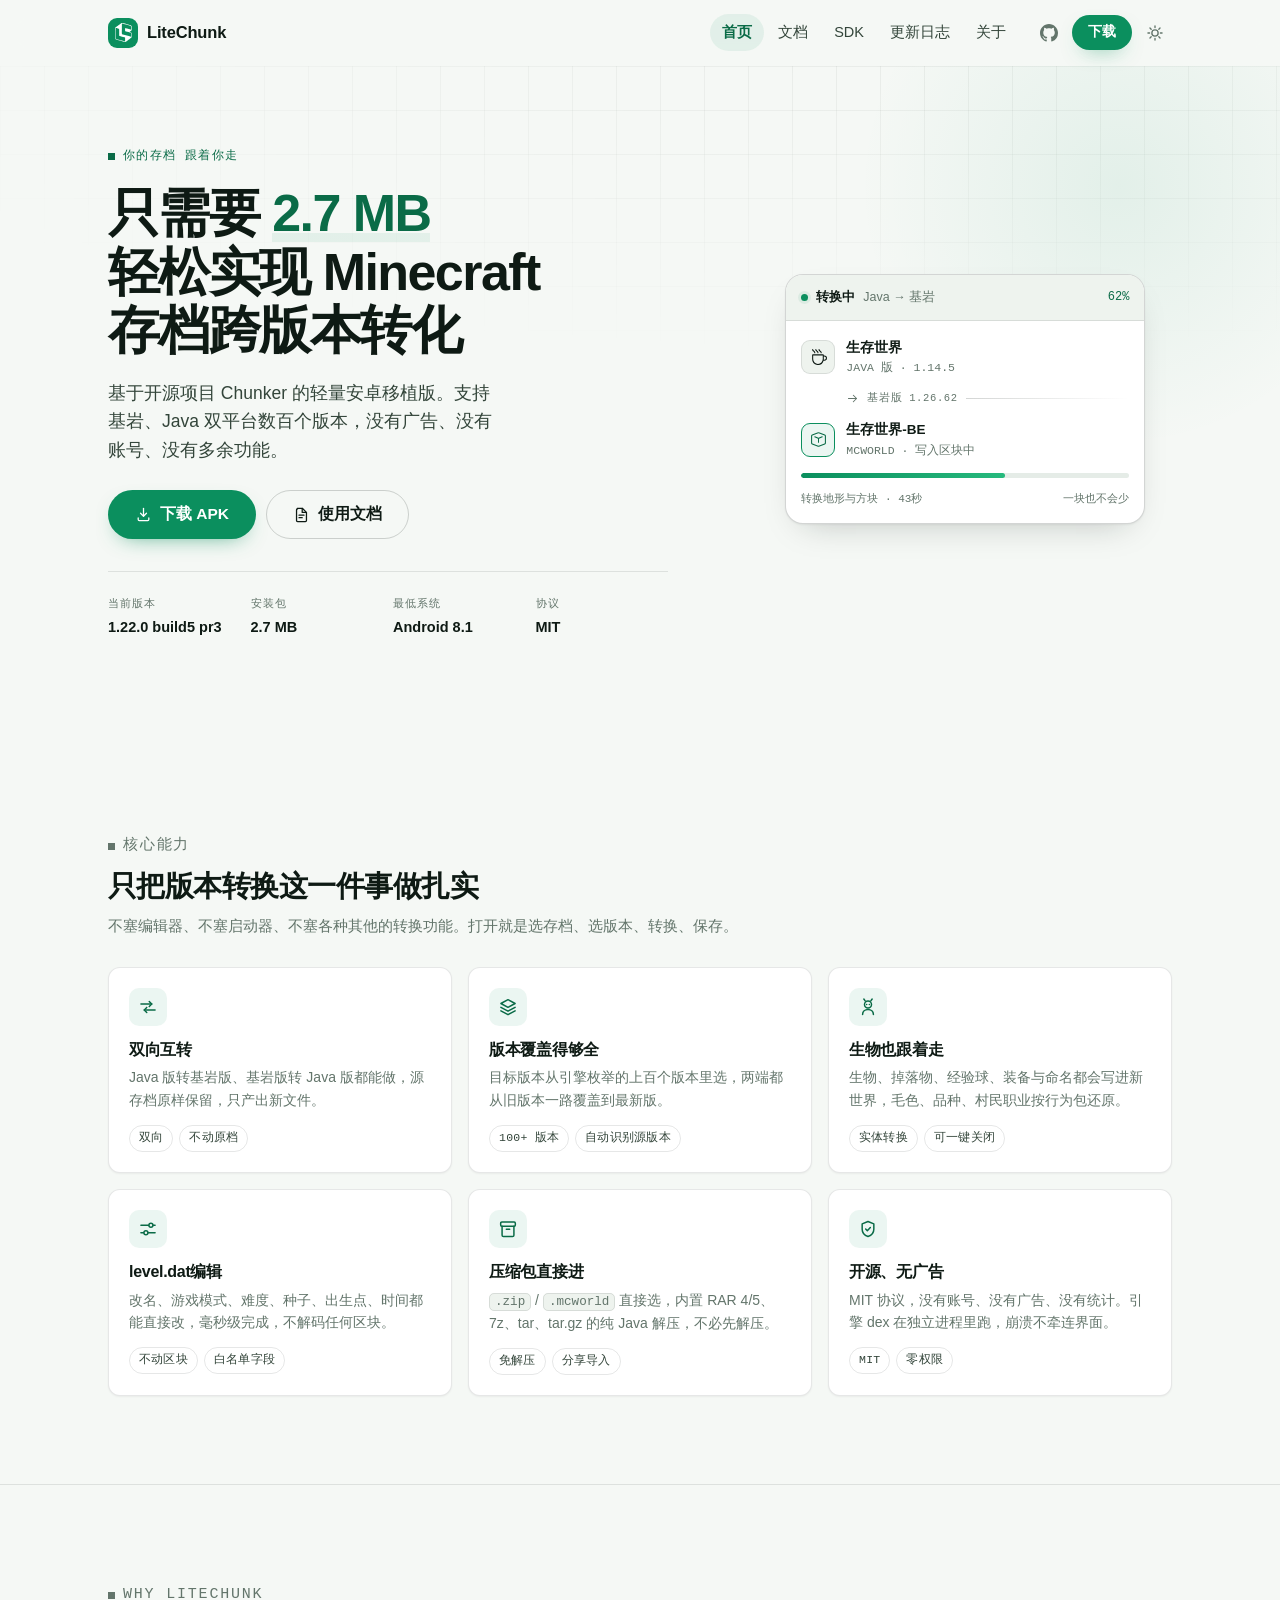
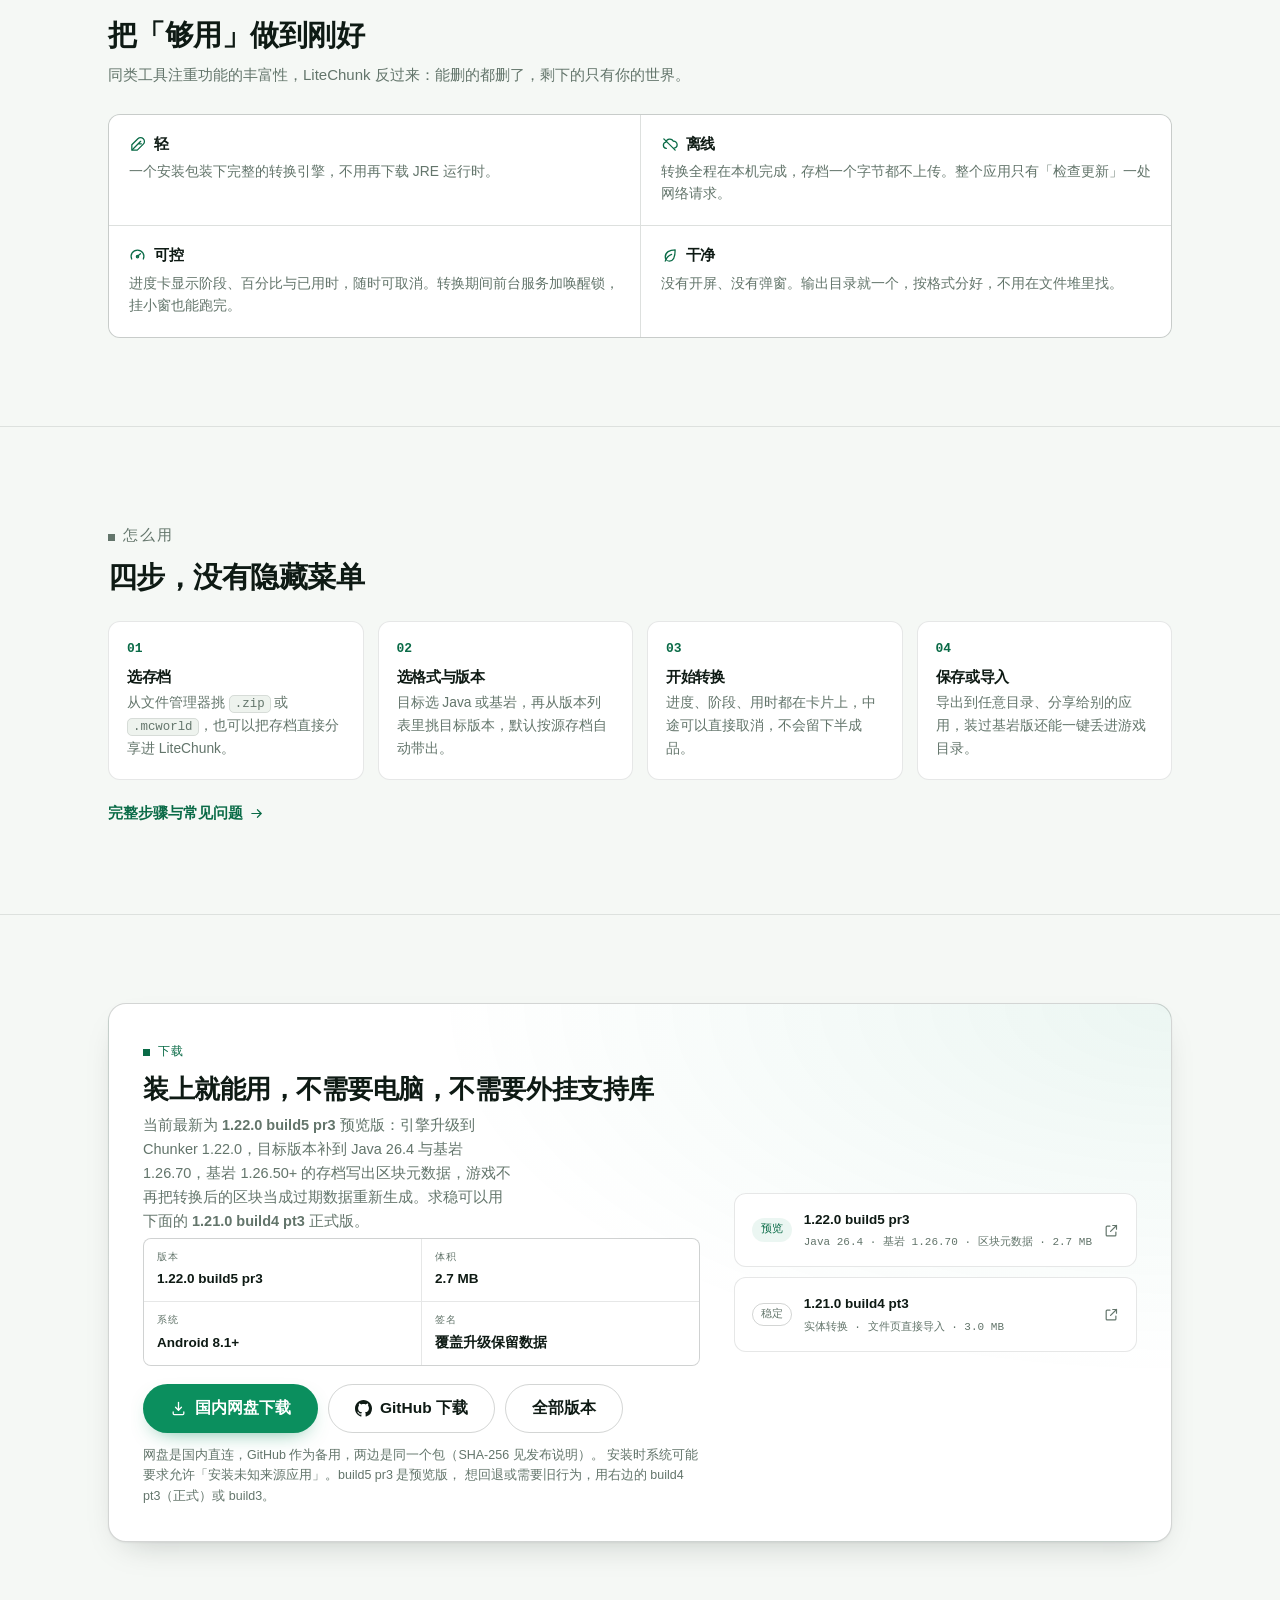
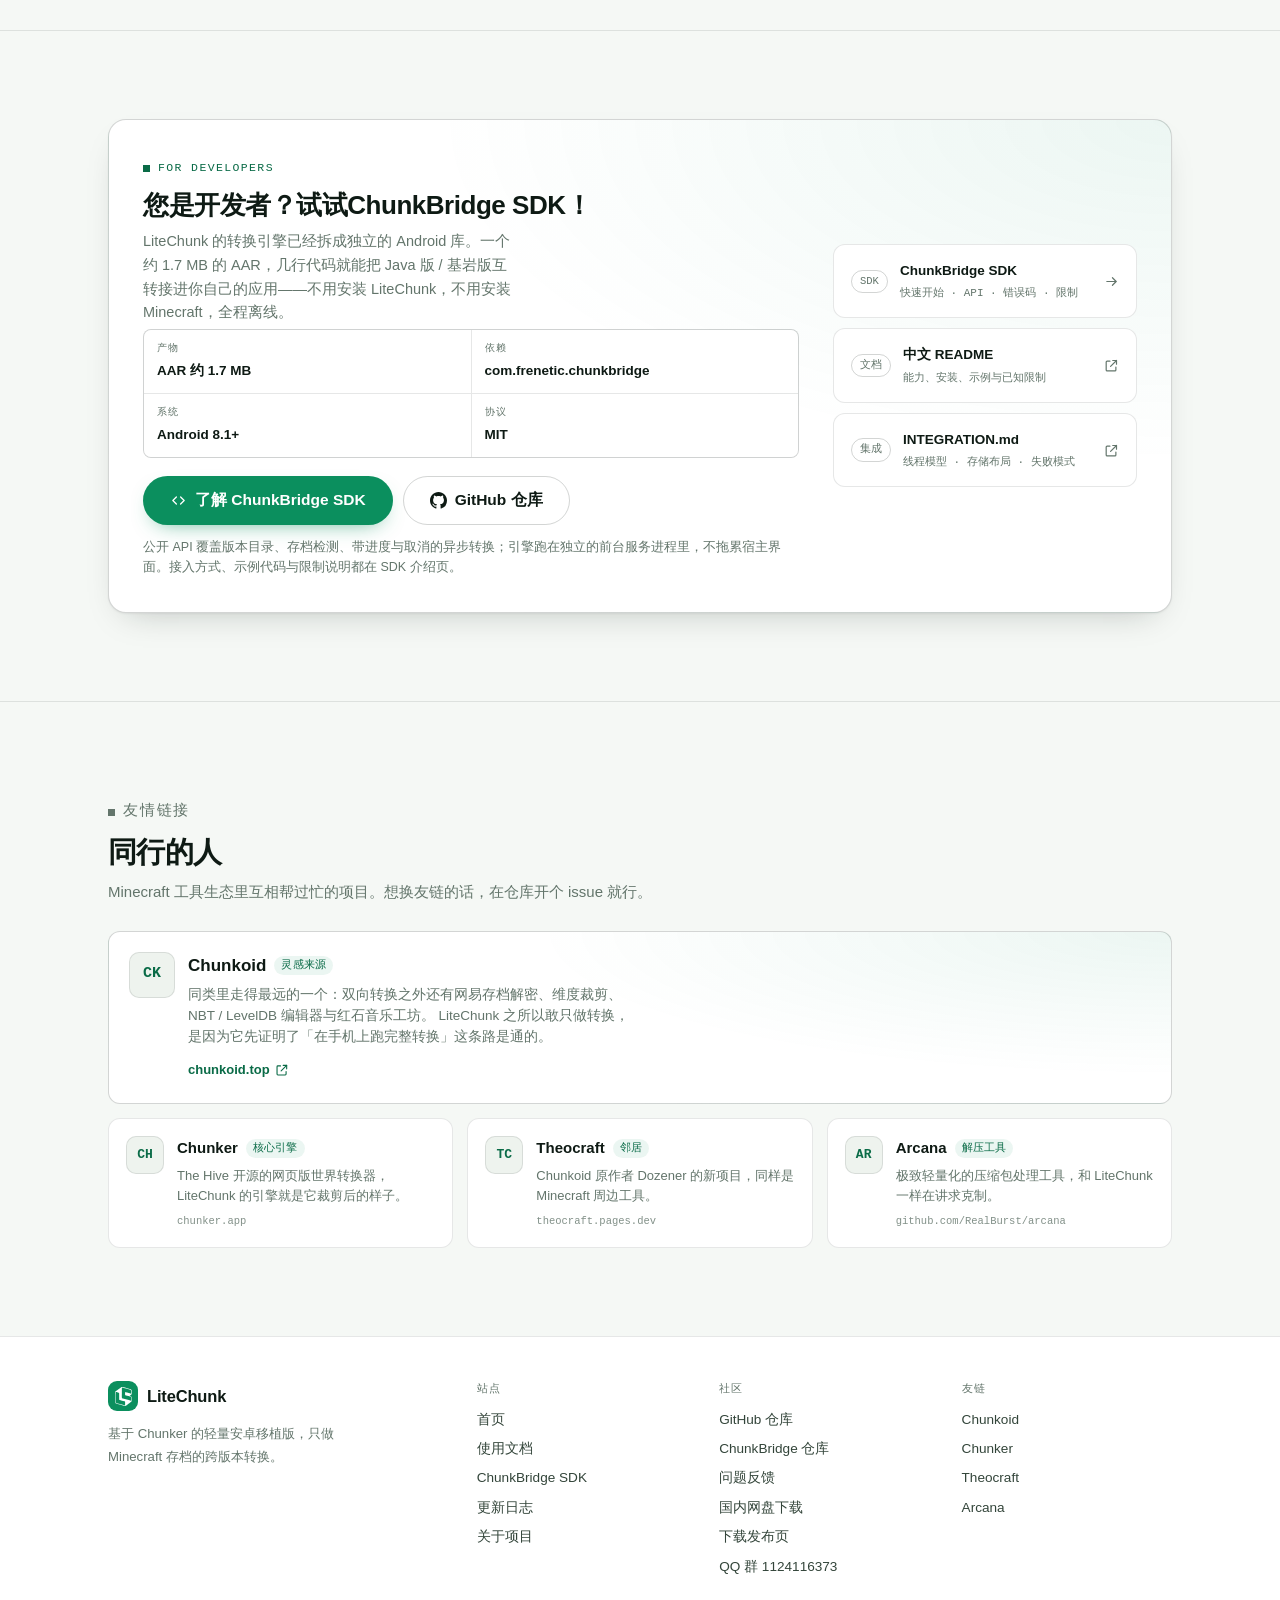
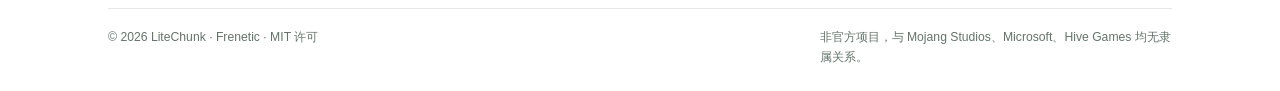
<file: website/index.html>
<!DOCTYPE html>
<html lang="zh-CN" data-theme="light">
<head>
  <meta charset="UTF-8">
  <meta name="viewport" content="width=device-width, initial-scale=1">
  <title>LiteChunk — 轻量的 Minecraft 存档转换器</title>
  <meta name="description"
    content="LiteChunk 是 Minecraft 存档互转工具 Chunker 的轻量安卓移植版：Java 版 ⇄ 基岩版，2.7 MB，离线转换，开源、免费、非官方。">
  <meta name="theme-color" content="#f5f8f5">

  <script>
    (function () {
      try {
        var t = localStorage.getItem('lc-theme');
        if (!t) t = matchMedia('(prefers-color-scheme: dark)').matches ? 'dark' : 'light';
        document.documentElement.setAttribute('data-theme', t);
      } catch (e) { }
    })();
  </script>

  <link rel="icon" type="image/svg+xml" href="favicon.svg">
  <link rel="stylesheet" href="common.css">

  <meta property="og:type" content="website">
  <meta property="og:title" content="LiteChunk — 轻量的 Minecraft 存档转换器">
  <meta property="og:description"
    content="Java 版 ⇄ 基岩版，2.7 MB 的安卓应用，基于开源项目 Chunker，非官方。">
</head>
<body>
  <a class="skip" href="#main">跳到正文</a>

  <svg class="sprite" aria-hidden="true" focusable="false" xmlns="http://www.w3.org/2000/svg">
    <defs>
      <clipPath id="crate-top"><rect x="0" y="0" width="24" height="9.3" /></clipPath>
    </defs>

    <symbol id="i-crate" viewBox="0 0 24 24">
      <path fill="currentColor"
        d="M19.895 11.048a.116.116 0 0 0 .031.201c1.621.579 2.393.66 2.393 2.081v4.011c0 .716-.051.88-.531 1.254c-.877.683-6.185 4.747-6.392 4.913c-.774.62-1.169.556-2.054.339a515 515 0 0 1-9.945-2.577c-1.746-.47-1.701-2.064-1.701-3.203c0-3.945-.015-7.468-.015-11.202c0-1.186.049-1.222.95-1.881c.83-.607 4.296-3.135 6.153-4.499c.553-.406.828-.607 1.618-.406c1.616.41 6.664 1.649 9.382 2.339c2.083.529 2.535.893 2.535 2.326V8.38c0 .465-.007.638-.408.981c-.202.173-1.348 1.14-2.016 1.687m1.624-2.556a.113.113 0 0 0 .141-.112c.001-1.414.011-2.495.011-3.666c0-.622-.35-1.137-1.121-1.343C16.501 2.29 10.486.866 10.191.778c-.197-.059-.322.108-.322.199c-.001 4.294.029 7.832.029 11.854c0 .741.408 1.525 1.292 1.765c3.582.973 6.578 1.655 10.331 2.667a.115.115 0 0 0 .143-.112c.001-.848.014-1.405.014-1.95c0-2.27.279-2.679-1.57-3.194c-2.198-.612-5.306-1.378-5.554-1.441c-.485-.124-.548-.266-.548-.591c0-.122-.011-2.346-.003-2.869c.002-.157.006-.31.157-.397c.134-.077.264-.046.664.053c.448.111 4.598 1.186 6.695 1.73m-7.65 14.735a.114.114 0 0 0 .142-.111c.001-1.185.017-2.484.017-3.352c0-1.475.182-1.334-1.064-1.639c-1.474-.36-4.433-1.146-5.967-1.552c-.355-.094-.459-.424-.459-.998c0-1.726-.006-4.575-.006-6.577c0-1.834.193-1.599-.703-1.832c-.565-.146-2.468-.637-3.313-.828c-.144-.032-.225.085-.225.224c-.003 3.939.053 8.211.053 11.994c0 1.228.439 1.815 1.321 2.051c3.589.963 6.446 1.652 10.204 2.62" />
      <g clip-path="url(#crate-top)">
        <path fill="#ffffff" opacity=".32"
          d="M19.895 11.048a.116.116 0 0 0 .031.201c1.621.579 2.393.66 2.393 2.081v4.011c0 .716-.051.88-.531 1.254c-.877.683-6.185 4.747-6.392 4.913c-.774.62-1.169.556-2.054.339a515 515 0 0 1-9.945-2.577c-1.746-.47-1.701-2.064-1.701-3.203c0-3.945-.015-7.468-.015-11.202c0-1.186.049-1.222.95-1.881c.83-.607 4.296-3.135 6.153-4.499c.553-.406.828-.607 1.618-.406c1.616.41 6.664 1.649 9.382 2.339c2.083.529 2.535.893 2.535 2.326V8.38c0 .465-.007.638-.408.981c-.202.173-1.348 1.14-2.016 1.687m1.624-2.556a.113.113 0 0 0 .141-.112c.001-1.414.011-2.495.011-3.666c0-.622-.35-1.137-1.121-1.343C16.501 2.29 10.486.866 10.191.778c-.197-.059-.322.108-.322.199c-.001 4.294.029 7.832.029 11.854c0 .741.408 1.525 1.292 1.765c3.582.973 6.578 1.655 10.331 2.667a.115.115 0 0 0 .143-.112c.001-.848.014-1.405.014-1.95c0-2.27.279-2.679-1.57-3.194c-2.198-.612-5.306-1.378-5.554-1.441c-.485-.124-.548-.266-.548-.591c0-.122-.011-2.346-.003-2.869c.002-.157.006-.31.157-.397c.134-.077.264-.046.664.053c.448.111 4.598 1.186 6.695 1.73m-7.65 14.735a.114.114 0 0 0 .142-.111c.001-1.185.017-2.484.017-3.352c0-1.475.182-1.334-1.064-1.639c-1.474-.36-4.433-1.146-5.967-1.552c-.355-.094-.459-.424-.459-.998c0-1.726-.006-4.575-.006-6.577c0-1.834.193-1.599-.703-1.832c-.565-.146-2.468-.637-3.313-.828c-.144-.032-.225.085-.225.224c-.003 3.939.053 8.211.053 11.994c0 1.228.439 1.815 1.321 2.051c3.589.963 6.446 1.652 10.204 2.62" />
      </g>
    </symbol>

    <symbol id="i-java" viewBox="0 0 16 16">
      <path fill="currentColor"
        d="M2.5,0a0.5,0.5 0 0,1 0.5,0.5c0,0.47 0.274,0.706 0.8,1.1l0.04,0.03C4.314,1.985 5,2.498 5,3.5a0.5,0.5 0 0,1 -1,0c0,-0.47 -0.274,-0.706 -0.8,-1.1l-0.04,-0.03C2.686,2.015 2,1.502 2,0.5a0.5,0.5 0 0,1 0.5,-0.5m3,0a0.5,0.5 0 0,1 0.5,0.5c0,0.47 0.274,0.706 0.8,1.1l0.04,0.03C7.314,1.985 8,2.498 8,3.5a0.5,0.5 0 0,1 -1,0c0,-0.47 -0.274,-0.706 -0.8,-1.1l-0.04,-0.03C5.686,2.015 5,1.502 5,0.5a0.5,0.5 0 0,1 0.5,-0.5M9,0.5a0.5,0.5 0 0,0 -1,0c0,1.002 0.686,1.515 1.16,1.87l0.04,0.03c0.526,0.394 0.8,0.63 0.8,1.1a0.5,0.5 0 0,0 1,0c0,-1.002 -0.686,-1.515 -1.16,-1.87L9.8,1.6C9.274,1.206 9,0.97 9,0.5M13,6h0.5a2.5,2.5 0 0,1 0,5h-0.707A5.5,5.5 0 0,1 2,9.5V5.891C2,5.4 2.399,5 2.891,5h9.218c0.492,0 0.891,0.399 0.891,0.891zM3,6v3.5a4.5,4.5 0 1,0 9,0V6zm10,1v2.5q0,0.253 -0.022,0.5h0.522a1.5,1.5 0 0,0 0,-3z" />
    </symbol>

    <symbol id="i-cube" viewBox="0 0 16 16">
      <path fill="currentColor"
        d="M4.697,5.04a0.5,0.5 0 0,0 -0.394,0.919L7.5,7.329v3.17a0.5,0.5 0 0,0 1,0V7.33l3.197,-1.37a0.5,0.5 0 1,0 -0.394,-0.92L8,6.456zm4.38,-3.662a3,3 0 0,0 -2.154,0L1.962,3.286A1.5,1.5 0 0,0 1,4.686v6.626a1.5,1.5 0 0,0 0.962,1.4l4.961,1.909a3,3 0 0,0 2.154,0l4.962,-1.909a1.5,1.5 0 0,0 0.961,-1.4V4.686a1.5,1.5 0 0,0 -0.961,-1.4zm-1.795,0.933a2,2 0 0,1 1.436,0l4.962,1.908a0.5,0.5 0 0,1 0.32,0.467v6.626a0.5,0.5 0 0,1 -0.32,0.467l-4.962,1.908a2,2 0 0,1 -1.436,0L2.321,11.78A0.5,0.5 0 0,1 2,11.312V4.686a0.5,0.5 0 0,1 0.32,-0.467z" />
    </symbol>

    <symbol id="i-download" viewBox="0 0 24 24" fill="none" stroke="currentColor" stroke-width="1.8"
      stroke-linecap="round" stroke-linejoin="round">
      <path d="M12 3.5v10.5" />
      <path d="m7.8 10.2 4.2 4.2 4.2-4.2" />
      <path d="M4.5 16.8V19a1.5 1.5 0 0 0 1.5 1.5h12a1.5 1.5 0 0 0 1.5-1.5v-2.2" />
    </symbol>

    <symbol id="i-code" viewBox="0 0 24 24" fill="none" stroke="currentColor" stroke-width="1.8"
      stroke-linecap="round" stroke-linejoin="round">
      <path d="m9 7-5 5 5 5" />
      <path d="m15 7 5 5-5 5" />
    </symbol>

    <symbol id="i-doc" viewBox="0 0 24 24" fill="none" stroke="currentColor" stroke-width="1.8"
      stroke-linecap="round" stroke-linejoin="round">
      <path d="M6 3.5h7.5L19 9v11.5A1.5 1.5 0 0 1 17.5 22h-11A1.5 1.5 0 0 1 5 20.5v-15A1.5 1.5 0 0 1 6.5 4Z" />
      <path d="M13 3.5V9h5.5" />
      <path d="M8.5 13h7M8.5 16.5h4.5" />
    </symbol>

    <symbol id="i-sun" viewBox="0 0 24 24" fill="none" stroke="currentColor" stroke-width="1.8"
      stroke-linecap="round">
      <circle cx="12" cy="12" r="4.2" />
      <path d="M12 2.6v2.2M12 19.2v2.2M2.6 12h2.2M19.2 12h2.2M5.3 5.3l1.6 1.6M17.1 17.1l1.6 1.6M18.7 5.3l-1.6 1.6M6.9 17.1l-1.6 1.6" />
    </symbol>

    <symbol id="i-moon" viewBox="0 0 24 24" fill="none" stroke="currentColor" stroke-width="1.8"
      stroke-linecap="round" stroke-linejoin="round">
      <path d="M20.4 14.3A8.7 8.7 0 1 1 9.6 3.5a6.8 6.8 0 0 0 10.8 10.8Z" />
    </symbol>

    <symbol id="i-menu" viewBox="0 0 24 24" fill="none" stroke="currentColor" stroke-width="1.8"
      stroke-linecap="round">
      <path d="M4 7h16M4 12h16M4 17h16" />
    </symbol>

    <symbol id="i-close" viewBox="0 0 24 24" fill="none" stroke="currentColor" stroke-width="1.8"
      stroke-linecap="round">
      <path d="M6 6l12 12M18 6 6 18" />
    </symbol>

    <symbol id="i-github" viewBox="0 0 16 16">
      <path fill="currentColor"
        d="M8 0C3.58 0 0 3.58 0 8c0 3.54 2.29 6.53 5.47 7.59.4.07.55-.17.55-.38 0-.19-.01-.82-.01-1.49-2.01.37-2.53-.49-2.69-.94-.09-.23-.48-.94-.82-1.13-.28-.15-.68-.52-.01-.53.63-.01 1.08.58 1.23.82.72 1.21 1.87.87 2.33.66.07-.52.28-.87.51-1.07-1.78-.2-3.64-.89-3.64-3.95 0-.87.31-1.59.82-2.15-.08-.2-.36-1.02.08-2.12 0 0 .67-.21 2.2.82.64-.18 1.32-.27 2-.27.68 0 1.36.09 2 .27 1.53-1.04 2.2-.82 2.2-.82.44 1.1.16 1.92.08 2.12.51.56.82 1.27.82 2.15 0 3.07-1.87 3.75-3.65 3.95.29.25.54.73.54 1.48 0 1.07-.01 1.93-.01 2.2 0 .21.15.46.55.38A7.995 7.995 0 0 0 16 8c0-4.42-3.58-8-8-8Z" />
    </symbol>

    <symbol id="i-arrow-right" viewBox="0 0 24 24" fill="none" stroke="currentColor" stroke-width="1.9"
      stroke-linecap="round" stroke-linejoin="round">
      <path d="M4.5 12h14.5" />
      <path d="m13.5 6 6 6-6 6" />
    </symbol>

    <symbol id="i-arrow-up" viewBox="0 0 24 24" fill="none" stroke="currentColor" stroke-width="1.9"
      stroke-linecap="round" stroke-linejoin="round">
      <path d="M12 19.5V4.5" />
      <path d="m5.5 11 6.5-6.5L18.5 11" />
    </symbol>

    <symbol id="i-external" viewBox="0 0 24 24" fill="none" stroke="currentColor" stroke-width="1.9"
      stroke-linecap="round" stroke-linejoin="round">
      <path d="M14 4h6v6" />
      <path d="M20 4 10.5 13.5" />
      <path d="M19 14.5V19a1.5 1.5 0 0 1-1.5 1.5H5A1.5 1.5 0 0 1 3.5 19V6.5A1.5 1.5 0 0 1 5 5h4.5" />
    </symbol>

    <symbol id="i-swap" viewBox="0 0 24 24" fill="none" stroke="currentColor" stroke-width="1.8"
      stroke-linecap="round" stroke-linejoin="round">
      <path d="M3.5 8.5h13" />
      <path d="m13.5 5.5 3 3-3 3" />
      <path d="M20.5 15.5h-13" />
      <path d="m10.5 12.5-3 3 3 3" />
    </symbol>

    <symbol id="i-layers" viewBox="0 0 24 24" fill="none" stroke="currentColor" stroke-width="1.8"
      stroke-linecap="round" stroke-linejoin="round">
      <path d="m12 3.2 8.5 4.6-8.5 4.6-8.5-4.6z" />
      <path d="m3.5 12.4 8.5 4.6 8.5-4.6" />
      <path d="m3.5 16.6 8.5 4.6 8.5-4.6" />
    </symbol>

    <symbol id="i-entity" viewBox="0 0 24 24" fill="none" stroke="currentColor" stroke-width="1.8"
      stroke-linecap="round" stroke-linejoin="round">
      <path d="M8.6 4.6 7 2.4M15.4 4.6 17 2.4" />
      <circle cx="12" cy="9" r="4.2" />
      <path d="M5.5 21c0-3.6 2.9-6 6.5-6s6.5 2.4 6.5 6" />
      <path d="M10.4 9h.01M13.6 9h.01" />
    </symbol>

    <symbol id="i-sliders" viewBox="0 0 24 24" fill="none" stroke="currentColor" stroke-width="1.8"
      stroke-linecap="round" stroke-linejoin="round">
      <path d="M3.5 7.5h9M18.5 7.5h2" />
      <circle cx="15.5" cy="7.5" r="2.4" />
      <path d="M3.5 16.5h3M12.5 16.5h8" />
      <circle cx="9.5" cy="16.5" r="2.4" />
    </symbol>

    <symbol id="i-archive" viewBox="0 0 24 24" fill="none" stroke="currentColor" stroke-width="1.8"
      stroke-linecap="round" stroke-linejoin="round">
      <rect x="3.2" y="3.6" width="17.6" height="5" rx="1.4" />
      <path d="M4.9 8.6v10.8A1.6 1.6 0 0 0 6.5 21h11a1.6 1.6 0 0 0 1.6-1.6V8.6" />
      <path d="M10 12.4h4" />
    </symbol>

    <symbol id="i-shield" viewBox="0 0 24 24" fill="none" stroke="currentColor" stroke-width="1.8"
      stroke-linecap="round" stroke-linejoin="round">
      <path d="M12 3 5 5.9v6.3c0 4.1 3 7.4 7 8.8 4-1.4 7-4.7 7-8.8V5.9z" />
      <path d="m9.2 12 2 2 3.6-3.8" />
    </symbol>

    <symbol id="i-feather" viewBox="0 0 24 24" fill="none" stroke="currentColor" stroke-width="1.8"
      stroke-linecap="round" stroke-linejoin="round">
      <path d="M20.2 3.8a5.4 5.4 0 0 0-7.7 0L4 12.3V20h7.7l8.5-8.5a5.4 5.4 0 0 0 0-7.7Z" />
      <path d="M16.5 7.5 5 19M13 11h4.5" />
    </symbol>

    <symbol id="i-offline" viewBox="0 0 24 24" fill="none" stroke="currentColor" stroke-width="1.8"
      stroke-linecap="round" stroke-linejoin="round">
      <path d="M7.5 17.5A4.5 4.5 0 0 1 7 8.6a5.6 5.6 0 0 1 10.4-1.2A4.2 4.2 0 0 1 18.4 17" />
      <path d="M4 4l16 16" />
    </symbol>

    <symbol id="i-gauge" viewBox="0 0 24 24" fill="none" stroke="currentColor" stroke-width="1.8"
      stroke-linecap="round" stroke-linejoin="round">
      <path d="M3.8 17a9 9 0 1 1 16.4 0" />
      <path d="m12 13 4.2-3.6" />
      <circle cx="12" cy="13.6" r="1.6" />
    </symbol>

    <symbol id="i-leaf" viewBox="0 0 24 24" fill="none" stroke="currentColor" stroke-width="1.8"
      stroke-linecap="round" stroke-linejoin="round">
      <path d="M20 4c-8 0-14 3.4-14 10a6 6 0 0 0 6 6c6.6 0 8-6 8-16Z" />
      <path d="M6 20c1.5-5 5-8 9-9.5" />
    </symbol>
  </svg>

  <!-- ============ 顶栏 ============ -->
  <header class="site-head" id="siteHead">
    <div class="wrap head__in">
      <a class="brand" href="index.html" aria-label="LiteChunk 首页">
        <span class="brand__mark" aria-hidden="true"><svg viewBox="0 0 24 24"><use href="#i-crate"></use></svg></span>
        <span class="brand__name">Lite<b>Chunk</b></span>
      </a>

      <nav class="nav" id="siteNav" aria-label="主导航">
        <a href="index.html" data-nav>首页</a>
        <a href="doc.html" data-nav>文档</a>
        <a href="sdk.html" data-nav>SDK</a>
        <a href="log.html" data-nav>更新日志</a>
        <a href="about.html" data-nav>关于</a>
        <div class="nav__dl"><a class="btn btn--primary" href="#download">下载 LiteChunk</a></div>
      </nav>

      <div class="head__act">
        <a class="icon-btn head__cta" href="https://github.com/FreneticWind60/LiteChunk" target="_blank"
          rel="noopener" aria-label="GitHub 仓库" title="GitHub 仓库">
          <svg><use href="#i-github"></use></svg>
        </a>
        <a class="btn btn--primary btn--sm head__dl" href="#download">下载</a>
        <button class="icon-btn theme-btn" id="themeBtn" type="button" aria-label="切换主题" aria-pressed="false">
          <svg class="i-sun" aria-hidden="true"><use href="#i-sun"></use></svg>
          <svg class="i-moon" aria-hidden="true"><use href="#i-moon"></use></svg>
        </button>
        <button class="icon-btn menu-btn" id="menuBtn" type="button" aria-label="打开菜单"
          aria-expanded="false" aria-controls="siteNav">
          <svg class="i-menu" aria-hidden="true"><use href="#i-menu"></use></svg>
          <svg class="i-close" aria-hidden="true"><use href="#i-close"></use></svg>
        </button>
      </div>
    </div>
  </header>

  <main id="main">
    <!-- ============ 首屏 ============ -->
    <section class="hero">
      <div class="wrap hero__in">
        <div class="hero__copy">
          <p class="eyebrow">你的存档 跟着你走</p>

          <h1>只需要 <em>2.7 MB</em><br>轻松实现 Minecraft<br>存档跨版本转化</h1>

          <p class="hero__lead">
            基于开源项目 Chunker 的轻量安卓移植版。支持基岩、Java 双平台数百个版本，没有广告、没有账号、没有多余功能。
          </p>

          <div class="hero__cta">
            <a class="btn btn--primary btn--lg" href="#download">
              <svg aria-hidden="true"><use href="#i-download"></use></svg>
              下载 APK
            </a>
            <a class="btn btn--ghost btn--lg" href="doc.html">
              <svg aria-hidden="true"><use href="#i-doc"></use></svg>
              使用文档
            </a>
          </div>

          <dl class="hero__facts">
            <div><dt>当前版本</dt><dd>1.22.0 build5 pr3</dd></div>
            <div><dt>安装包</dt><dd>2.7 MB</dd></div>
            <div><dt>最低系统</dt><dd>Android 8.1</dd></div>
            <div><dt>协议</dt><dd>MIT</dd></div>
          </dl>
        </div>

        <div class="hero__art" aria-hidden="true">
          <div class="demo">
            <div class="demo__bar">
              <span class="demo__dot"></span>
              <b>转换中</b>
              <span>Java → 基岩</span>
              <span class="demo__pct">62%</span>
            </div>

            <div class="demo__body">
              <div class="demo__row">
                <span class="demo__tag"><svg viewBox="0 0 16 16"><use href="#i-java"></use></svg></span>
                <span class="demo__meta">
                  <b>生存世界</b>
                  <small>JAVA 版 · 1.14.5</small>
                </span>
              </div>

              <p class="demo__mid">
                <svg viewBox="0 0 24 24" fill="none" stroke="currentColor" stroke-width="2"
                  stroke-linecap="round"><use href="#i-arrow-right"></use></svg>
                基岩版 1.26.62
              </p>

              <div class="demo__row">
                <span class="demo__tag demo__tag--be"><svg viewBox="0 0 16 16"><use href="#i-cube"></use></svg></span>
                <span class="demo__meta">
                  <b>生存世界-BE</b>
                  <small>MCWORLD · 写入区块中</small>
                </span>
              </div>

              <div class="demo__track"><i></i></div>

              <div class="demo__foot">
                <span>转换地形与方块 · 43秒</span>
                <span>一块也不会少</span>
              </div>
            </div>
          </div>
        </div>
      </div>
    </section>

    <!-- ============ 核心能力 ============ -->
    <section class="section" id="features">
      <div class="wrap">
        <div class="sec-head reveal">
          <p class="eyebrow">核心能力</p>
          <h2>只把版本转换这一件事做扎实</h2>
          <p>不塞编辑器、不塞启动器、不塞各种其他的转换功能。打开就是选存档、选版本、转换、保存。</p>
        </div>

        <div class="grid grid--feats" style="margin-top:28px">
          <article class="feat reveal">
            <span class="feat__icon"><svg aria-hidden="true"><use href="#i-swap"></use></svg></span>
            <h3>双向互转</h3>
            <p>Java 版转基岩版、基岩版转 Java 版都能做，源存档原样保留，只产出新文件。</p>
            <ul class="tags"><li>双向</li><li>不动原档</li></ul>
          </article>

          <article class="feat reveal">
            <span class="feat__icon"><svg aria-hidden="true"><use href="#i-layers"></use></svg></span>
            <h3>版本覆盖得够全</h3>
            <p>目标版本从引擎枚举的上百个版本里选，两端都从旧版本一路覆盖到最新版。</p>
            <ul class="tags"><li>100+ 版本</li><li>自动识别源版本</li></ul>
          </article>

          <article class="feat reveal">
            <span class="feat__icon"><svg aria-hidden="true"><use href="#i-entity"></use></svg></span>
            <h3>生物也跟着走</h3>
            <p>生物、掉落物、经验球、装备与命名都会写进新世界，毛色、品种、村民职业按行为包还原。</p>
            <ul class="tags"><li>实体转换</li><li>可一键关闭</li></ul>
          </article>

          <article class="feat reveal">
            <span class="feat__icon"><svg aria-hidden="true"><use href="#i-sliders"></use></svg></span>
            <h3>level.dat编辑</h3>
            <p>改名、游戏模式、难度、种子、出生点、时间都能直接改，毫秒级完成，不解码任何区块。</p>
            <ul class="tags"><li>不动区块</li><li>白名单字段</li></ul>
          </article>

          <article class="feat reveal">
            <span class="feat__icon"><svg aria-hidden="true"><use href="#i-archive"></use></svg></span>
            <h3>压缩包直接进</h3>
            <p><code>.zip</code> / <code>.mcworld</code> 直接选，内置 RAR 4/5、7z、tar、tar.gz 的纯 Java 解压，不必先解压。</p>
            <ul class="tags"><li>免解压</li><li>分享导入</li></ul>
          </article>

          <article class="feat reveal">
            <span class="feat__icon"><svg aria-hidden="true"><use href="#i-shield"></use></svg></span>
            <h3>开源、无广告</h3>
            <p>MIT 协议，没有账号、没有广告、没有统计。引擎 dex 在独立进程里跑，崩溃不牵连界面。</p>
            <ul class="tags"><li>MIT</li><li>零权限</li></ul>
          </article>
        </div>
      </div>
    </section>

    <!-- ============ 为什么 ============ -->
    <section class="section">
      <div class="wrap">
        <div class="sec-head reveal">
          <p class="eyebrow">why litechunk</p>
          <h2>把「够用」做到刚好</h2>
          <p><a href="https://chunkoid.top">同类工具</a>注重功能的丰富性，LiteChunk 反过来：能删的都删了，剩下的只有你的世界。</p>
        </div>

        <div class="why reveal">
          <div>
            <h3><svg aria-hidden="true"><use href="#i-feather"></use></svg>轻</h3>
            <p>一个安装包装下完整的转换引擎，不用再下载 JRE 运行时。</p>
          </div>
          <div>
            <h3><svg aria-hidden="true"><use href="#i-offline"></use></svg>离线</h3>
            <p>转换全程在本机完成，存档一个字节都不上传。整个应用只有「检查更新」一处网络请求。</p>
          </div>
          <div>
            <h3><svg aria-hidden="true"><use href="#i-gauge"></use></svg>可控</h3>
            <p>进度卡显示阶段、百分比与已用时，随时可取消。转换期间前台服务加唤醒锁，挂小窗也能跑完。</p>
          </div>
          <div>
            <h3><svg aria-hidden="true"><use href="#i-leaf"></use></svg>干净</h3>
            <p>没有开屏、没有弹窗。输出目录就一个，按格式分好，不用在文件堆里找。</p>
          </div>
        </div>
      </div>
    </section>

    <!-- ============ 使用流程 ============ -->
    <section class="section">
      <div class="wrap">
        <div class="sec-head reveal">
          <p class="eyebrow">怎么用</p>
          <h2>四步，没有隐藏菜单</h2>
        </div>

        <div class="steps reveal">
          <div class="step">
            <h3>选存档</h3>
            <p>从文件管理器挑 <code>.zip</code> 或 <code>.mcworld</code>，也可以把存档直接分享进 LiteChunk。</p>
          </div>
          <div class="step">
            <h3>选格式与版本</h3>
            <p>目标选 Java 或基岩，再从版本列表里挑目标版本，默认按源存档自动带出。</p>
          </div>
          <div class="step">
            <h3>开始转换</h3>
            <p>进度、阶段、用时都在卡片上，中途可以直接取消，不会留下半成品。</p>
          </div>
          <div class="step">
            <h3>保存或导入</h3>
            <p>导出到任意目录、分享给别的应用，装过基岩版还能一键丢进游戏目录。</p>
          </div>
        </div>

        <p style="margin-top:20px">
          <a class="link-arrow" href="doc.html">
            完整步骤与常见问题
            <svg aria-hidden="true"><use href="#i-arrow-right"></use></svg>
          </a>
        </p>
      </div>
    </section>

    <!-- ============ 下载 ============ -->
    <section class="section" id="download">
      <div class="wrap">
        <div class="dl reveal">
          <div>
            <p class="eyebrow">下载</p>
            <h2 style="margin-top:10px">装上就能用，不需要电脑，不需要外挂支持库</h2>
            <p class="dl__sub">
              当前最新为 <b>1.22.0 build5 pr3</b> 预览版：引擎升级到 Chunker 1.22.0，目标版本补到 Java 26.4 与基岩 1.26.70，基岩 1.26.50+ 的存档写出区块元数据，游戏不再把转换后的区块当成过期数据重新生成。求稳可以用下面的 <b>1.21.0 build4 pt3</b> 正式版。
            </p>

            <dl class="dl__meta">
              <div><dt>版本</dt><dd>1.22.0 build5 pr3</dd></div>
              <div><dt>体积</dt><dd>2.7 MB</dd></div>
              <div><dt>系统</dt><dd>Android 8.1+</dd></div>
              <div><dt>签名</dt><dd>覆盖升级保留数据</dd></div>
            </dl>

            <div class="dl__cta" style="margin-top:18px">
              <a class="btn btn--primary btn--lg" href="https://user.edgecos.com/s/b47VpUiZ"
                target="_blank" rel="noopener">
                <svg aria-hidden="true"><use href="#i-download"></use></svg>
                国内网盘下载
              </a>
              <a class="btn btn--ghost btn--lg" href="https://github.com/FreneticWind60/LiteChunk/releases/tag/1.22.0-Build5-pr3">
                <svg aria-hidden="true"><use href="#i-github"></use></svg>
                GitHub 下载
              </a>
              <a class="btn btn--ghost btn--lg" href="https://github.com/FreneticWind60/LiteChunk/releases">
                全部版本
              </a>
            </div>

            <p class="dl__note">
              网盘是国内直连，GitHub 作为备用，两边是同一个包（SHA-256 见发布说明）。
              安装时系统可能要求允许「安装未知来源应用」。build5 pr3 是预览版，
              想回退或需要旧行为，用右边的 build4 pt3（正式）或 build3。
            </p>
          </div>

          <div class="dl__rel">
            <a class="rel" href="https://github.com/FreneticWind60/LiteChunk/releases/tag/1.22.0-Build5-pr3"
              target="_blank" rel="noopener">
              <span class="rel__chip rel__chip--pre">预览</span>
              <span class="rel__body">
                <b>1.22.0 build5 pr3</b>
                <small>Java 26.4 · 基岩 1.26.70 · 区块元数据 · 2.7 MB</small>
              </span>
              <svg class="rel__go" aria-hidden="true"><use href="#i-external"></use></svg>
            </a>
            <a class="rel" href="https://github.com/FreneticWind60/LiteChunk/releases/tag/1.21.0-Build4-pt3"
              target="_blank" rel="noopener">
              <span class="rel__chip">稳定</span>
              <span class="rel__body">
                <b>1.21.0 build4 pt3</b>
                <small>实体转换 · 文件页直接导入 · 3.0 MB</small>
              </span>
              <svg class="rel__go" aria-hidden="true"><use href="#i-external"></use></svg>
            </a>
          </div>
        </div>
      </div>
    </section>

    <!-- ============ 开发者 ============ -->
    <section class="section" id="sdk">
      <div class="wrap">
        <div class="dl reveal">
          <div>
            <p class="eyebrow">for developers</p>
            <h2 style="margin-top:10px">您是开发者？试试ChunkBridge SDK！</h2>
            <p class="dl__sub">
              LiteChunk 的转换引擎已经拆成独立的 Android 库。一个约 1.7 MB 的 AAR，几行代码就能把 Java 版 / 基岩版互转接进你自己的应用——不用安装 LiteChunk，不用安装 Minecraft，全程离线。
            </p>

            <dl class="dl__meta">
              <div><dt>产物</dt><dd>AAR 约 1.7 MB</dd></div>
              <div><dt>依赖</dt><dd>com.frenetic.chunkbridge</dd></div>
              <div><dt>系统</dt><dd>Android 8.1+</dd></div>
              <div><dt>协议</dt><dd>MIT</dd></div>
            </dl>

            <div class="dl__cta" style="margin-top:18px">
              <a class="btn btn--primary btn--lg" href="sdk.html">
                <svg aria-hidden="true"><use href="#i-code"></use></svg>
                了解 ChunkBridge SDK
              </a>
              <a class="btn btn--ghost btn--lg" href="https://github.com/FreneticWind60/ChunkBridge"
                target="_blank" rel="noopener">
                <svg aria-hidden="true"><use href="#i-github"></use></svg>
                GitHub 仓库
              </a>
            </div>

            <p class="dl__note">
              公开 API 覆盖版本目录、存档检测、带进度与取消的异步转换；引擎跑在独立的前台服务进程里，不拖累宿主界面。接入方式、示例代码与限制说明都在 SDK 介绍页。
            </p>
          </div>

          <div class="dl__rel">
            <a class="rel" href="sdk.html">
              <span class="rel__chip">SDK</span>
              <span class="rel__body">
                <b>ChunkBridge SDK</b>
                <small>快速开始 · API · 错误码 · 限制</small>
              </span>
              <svg class="rel__go" aria-hidden="true"><use href="#i-arrow-right"></use></svg>
            </a>
            <a class="rel" href="https://github.com/FreneticWind60/ChunkBridge/blob/main/README.zh-CN.md"
              target="_blank" rel="noopener">
              <span class="rel__chip">文档</span>
              <span class="rel__body">
                <b>中文 README</b>
                <small>能力、安装、示例与已知限制</small>
              </span>
              <svg class="rel__go" aria-hidden="true"><use href="#i-external"></use></svg>
            </a>
            <a class="rel" href="https://github.com/FreneticWind60/ChunkBridge/blob/main/docs/INTEGRATION.md"
              target="_blank" rel="noopener">
              <span class="rel__chip">集成</span>
              <span class="rel__body">
                <b>INTEGRATION.md</b>
                <small>线程模型 · 存储布局 · 失败模式</small>
              </span>
              <svg class="rel__go" aria-hidden="true"><use href="#i-external"></use></svg>
            </a>
          </div>
        </div>
      </div>
    </section>

    <!-- ============ 友情链接 ============ -->
    <section class="section" id="links">
      <div class="wrap">
        <div class="sec-head reveal">
          <p class="eyebrow">友情链接</p>
          <h2>同行的人</h2>
          <p>Minecraft 工具生态里互相帮过忙的项目。想换友链的话，在仓库开个 issue 就行。</p>
        </div>

        <div class="links">
          <a class="link-card link-card--featured reveal" href="https://chunkoid.top/" target="_blank" rel="noopener">
            <span class="link-card__badge">CK</span>
            <span class="link-card__body">
              <span class="link-card__title">
                <b>Chunkoid</b>
                <span class="link-card__tag">灵感来源</span>
              </span>
              <span class="link-card__desc">
                同类里走得最远的一个：双向转换之外还有网易存档解密、维度裁剪、NBT / LevelDB 编辑器与红石音乐工坊。
                LiteChunk 之所以敢只做转换，是因为它先证明了「在手机上跑完整转换」这条路是通的。
              </span>
              <span class="link-card__go">chunkoid.top<svg aria-hidden="true"><use href="#i-external"></use></svg></span>
            </span>
          </a>

          <a class="link-card reveal" href="https://chunker.app/" target="_blank" rel="noopener">
            <span class="link-card__badge">CH</span>
            <span class="link-card__body">
              <span class="link-card__title"><b>Chunker</b><span class="link-card__tag">核心引擎</span></span>
              <span class="link-card__desc">The Hive 开源的网页版世界转换器，LiteChunk 的引擎就是它裁剪后的样子。</span>
              <span class="link-card__host">chunker.app</span>
            </span>
          </a>

          <a class="link-card reveal" href="https://theocraft.pages.dev/" target="_blank" rel="noopener">
            <span class="link-card__badge">TC</span>
            <span class="link-card__body">
              <span class="link-card__title"><b>Theocraft</b><span class="link-card__tag">邻居</span></span>
              <span class="link-card__desc">Chunkoid 原作者 Dozener 的新项目，同样是 Minecraft 周边工具。</span>
              <span class="link-card__host">theocraft.pages.dev</span>
            </span>
          </a>

          <a class="link-card reveal" href="https://github.com/RealBurst/arcana" target="_blank" rel="noopener">
            <span class="link-card__badge">AR</span>
            <span class="link-card__body">
              <span class="link-card__title"><b>Arcana</b><span class="link-card__tag">解压工具</span></span>
              <span class="link-card__desc">极致轻量化的压缩包处理工具，和 LiteChunk 一样在讲求克制。</span>
              <span class="link-card__host">github.com/RealBurst/arcana</span>
            </span>
          </a>
        </div>
      </div>
    </section>
  </main>

  <!-- ============ 页脚 ============ -->
  <footer class="site-foot">
    <div class="wrap">
      <div class="foot__grid">
        <div>
          <div class="foot__brand">
            <span class="brand__mark" aria-hidden="true"><svg viewBox="0 0 24 24"><use href="#i-crate"></use></svg></span>
            <span class="brand__name">Lite<b>Chunk</b></span>
          </div>
          <p class="foot__desc">
            基于 Chunker 的轻量安卓移植版，只做 Minecraft 存档的跨版本转换。
          </p>
        </div>

        <div>
          <div class="foot__title">站点</div>
          <nav class="foot__links" aria-label="站点导航">
            <a href="index.html">首页</a>
            <a href="doc.html">使用文档</a>
            <a href="sdk.html">ChunkBridge SDK</a>
            <a href="log.html">更新日志</a>
            <a href="about.html">关于项目</a>
          </nav>
        </div>

        <div>
          <div class="foot__title">社区</div>
          <nav class="foot__links" aria-label="社区链接">
            <a href="https://github.com/FreneticWind60/LiteChunk" target="_blank" rel="noopener">GitHub 仓库</a>
            <a href="https://github.com/FreneticWind60/ChunkBridge" target="_blank" rel="noopener">ChunkBridge 仓库</a>
            <a href="https://github.com/FreneticWind60/LiteChunk/issues" target="_blank" rel="noopener">问题反馈</a>
            <a href="https://user.edgecos.com/s/b47VpUiZ" target="_blank" rel="noopener">国内网盘下载</a>
            <a href="https://github.com/FreneticWind60/LiteChunk/releases" target="_blank" rel="noopener">下载发布页</a>
            <a href="about.html#community">QQ 群 1124116373</a>
          </nav>
        </div>

        <div>
          <div class="foot__title">友链</div>
          <nav class="foot__links" aria-label="友情链接">
            <a href="https://chunkoid.top/" target="_blank" rel="noopener">Chunkoid</a>
            <a href="https://chunker.app/" target="_blank" rel="noopener">Chunker</a>
            <a href="https://theocraft.pages.dev/" target="_blank" rel="noopener">Theocraft</a>
            <a href="https://github.com/RealBurst/arcana/" target="_blank" rel="noopener">Arcana</a>
          </nav>
        </div>
      </div>

      <div class="foot__bottom">
        <span>© <span data-year>2026</span> LiteChunk · Frenetic · MIT 许可</span>
        <span class="dis">非官方项目，与 Mojang Studios、Microsoft、Hive Games 均无隶属关系。</span>
      </div>
    </div>
  </footer>

  <button class="to-top" id="toTop" type="button" aria-label="回到顶部">
    <svg aria-hidden="true"><use href="#i-arrow-up"></use></svg>
  </button>
  <div class="toast" id="toast" role="status" aria-live="polite"></div>

  <script src="common.js" defer></script>
</body>
</html>
</file>
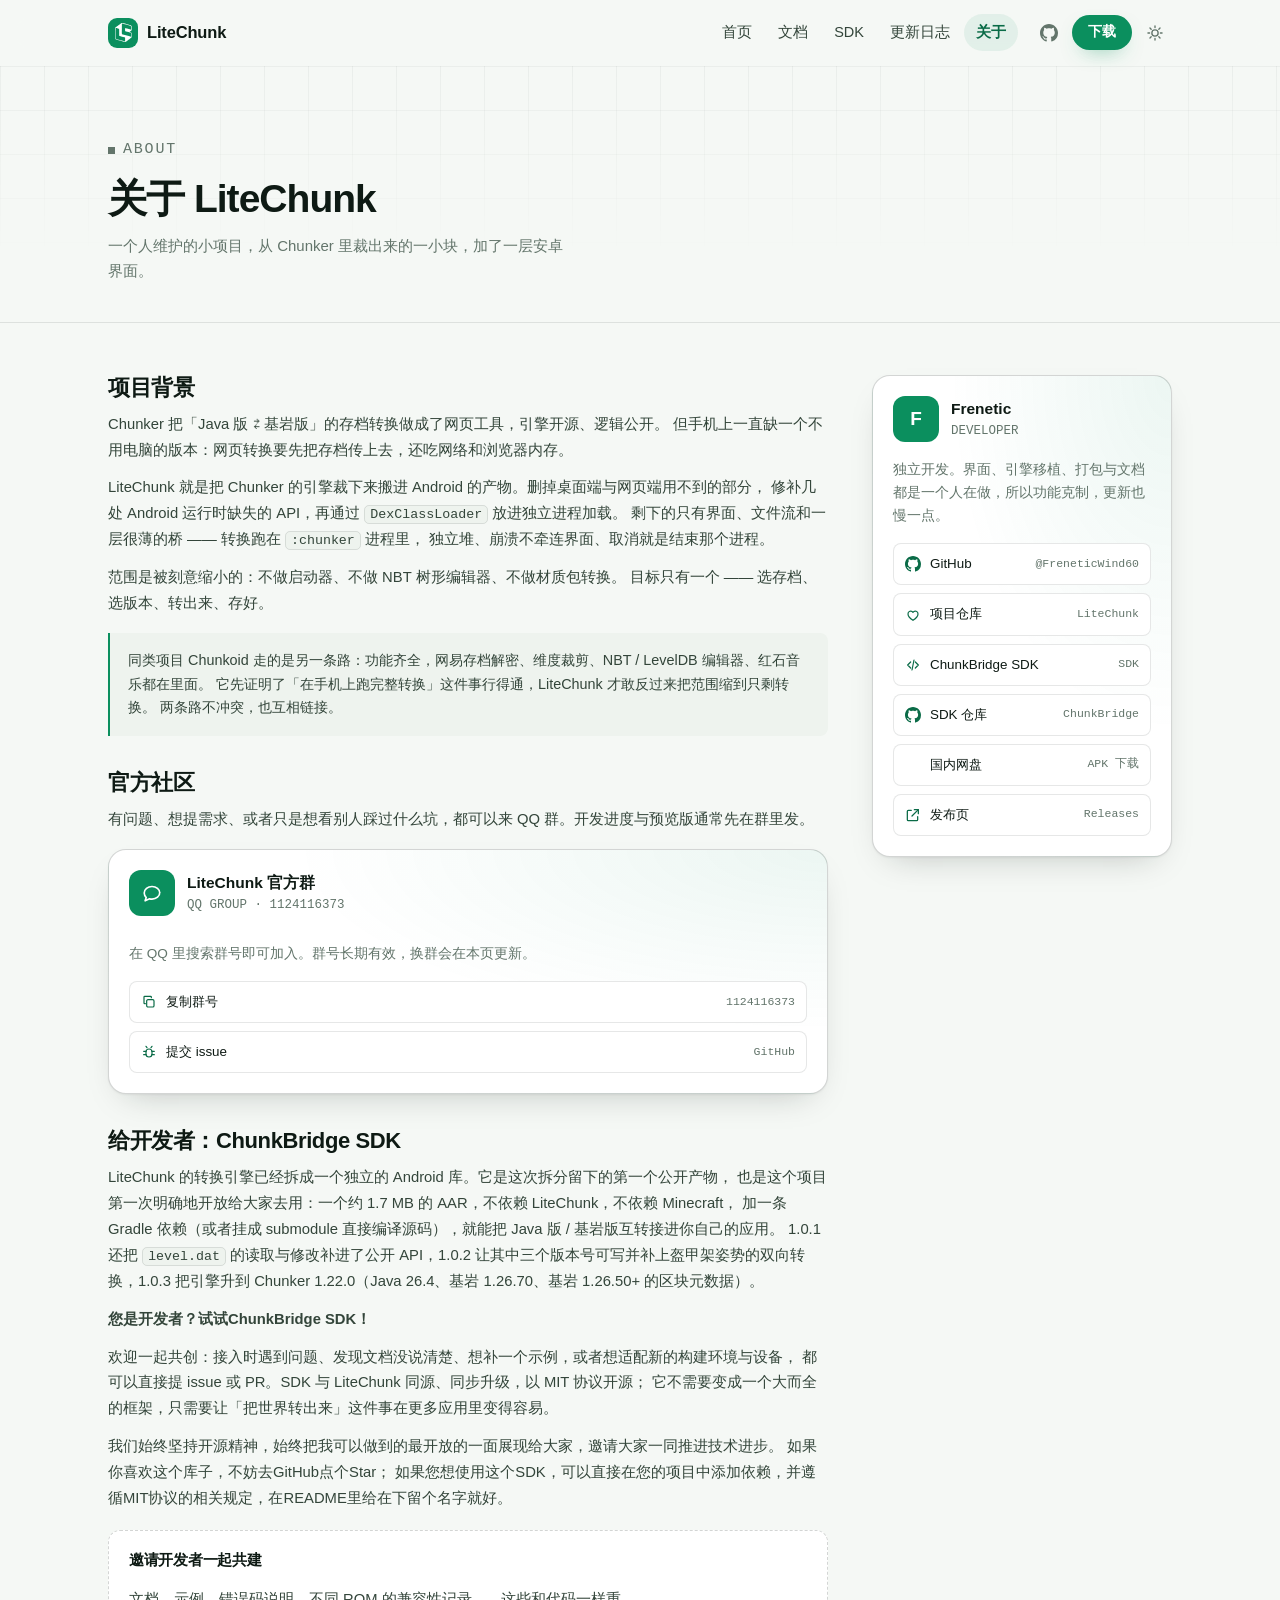
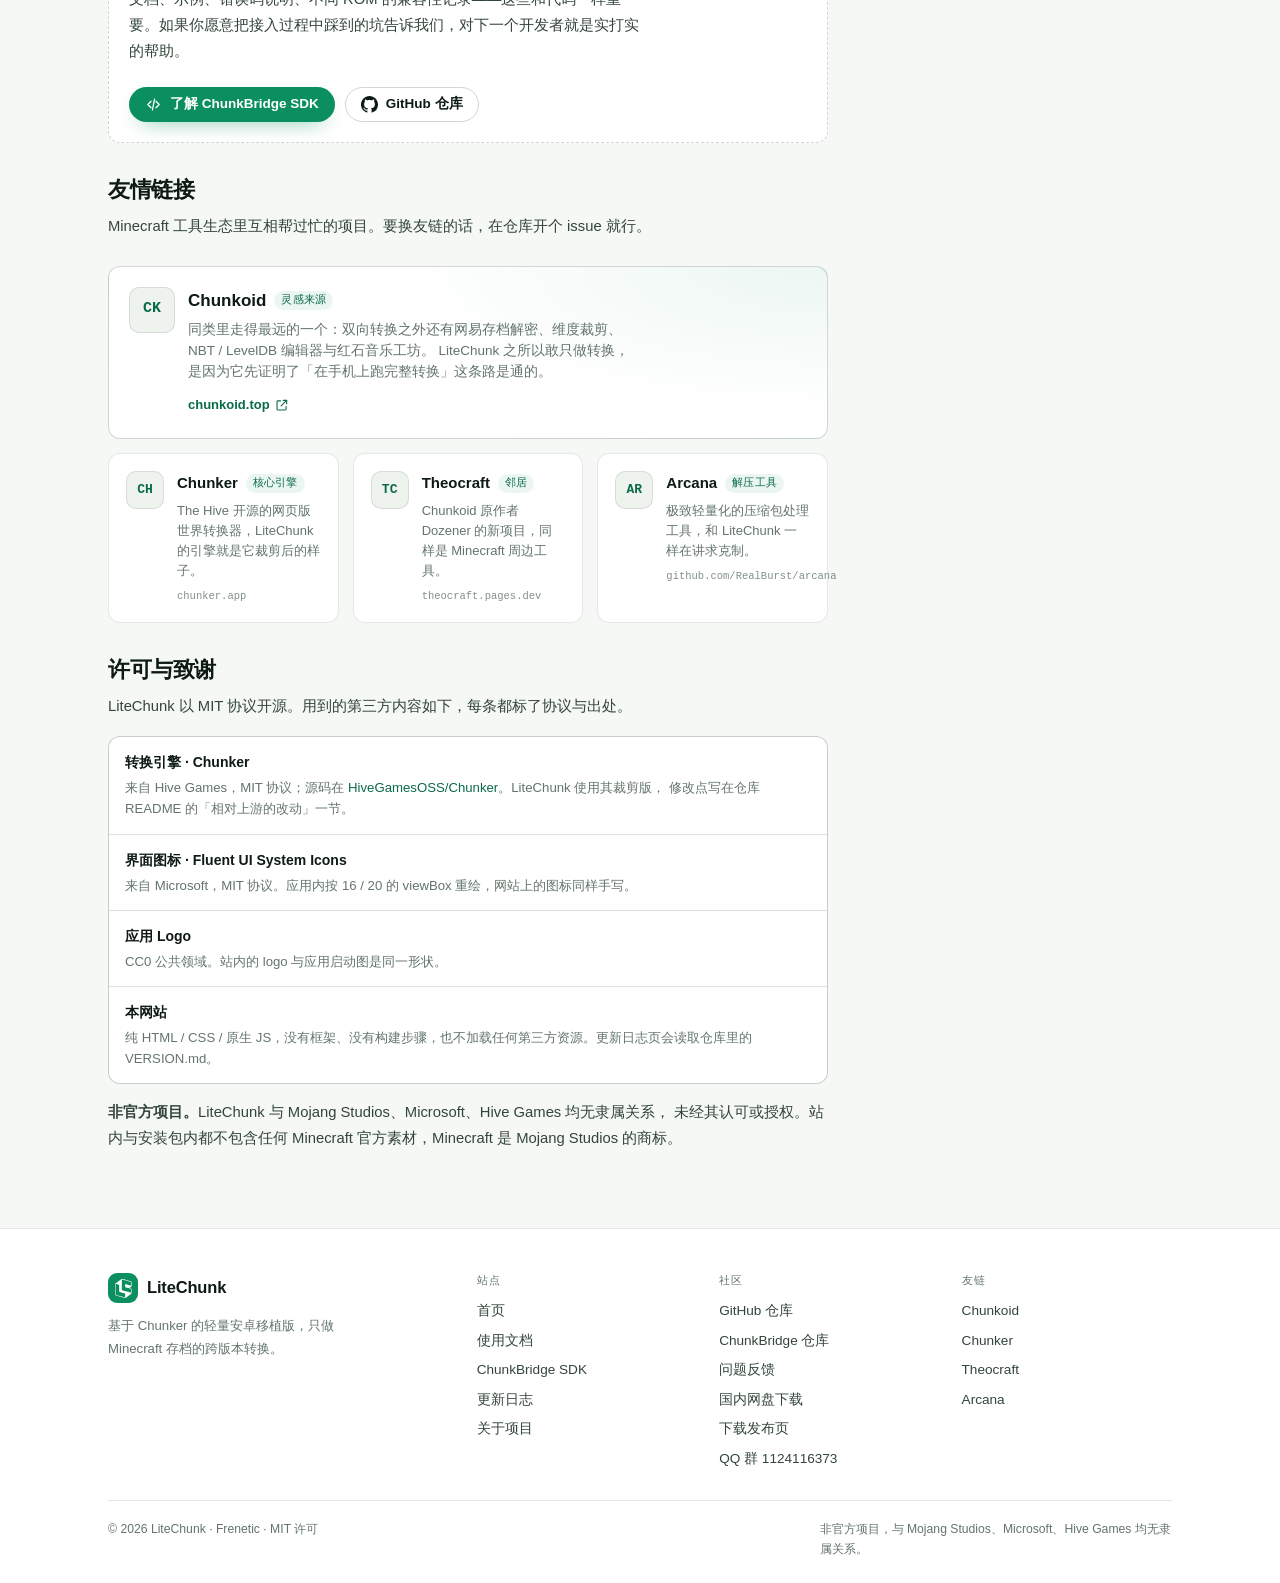
<file: website/about.html>
<!DOCTYPE html>
<html lang="zh-CN" data-theme="light">

<head>
  <meta charset="UTF-8">
  <meta name="viewport" content="width=device-width, initial-scale=1">
  <title>关于 — LiteChunk</title>
  <meta name="description" content="LiteChunk 的项目背景、作者、官方 QQ 群、友情链接与开源许可说明。">
  <meta name="theme-color" content="#f5f8f5">

  <script>
    (function () {
      try {
        var t = localStorage.getItem('lc-theme');
        if (!t) t = matchMedia('(prefers-color-scheme: dark)').matches ? 'dark' : 'light';
        document.documentElement.setAttribute('data-theme', t);
      } catch (e) { }
    })();
  </script>

  <link rel="icon" type="image/svg+xml" href="favicon.svg">
  <link rel="stylesheet" href="common.css">
</head>

<body>
  <a class="skip" href="#main">跳到正文</a>

  <svg class="sprite" aria-hidden="true" focusable="false" xmlns="http://www.w3.org/2000/svg">
    <defs>
      <clipPath id="crate-top">
        <rect x="0" y="0" width="24" height="9.3" />
      </clipPath>
    </defs>
    <symbol id="i-crate" viewBox="0 0 24 24">
      <path fill="currentColor"
        d="M19.895 11.048a.116.116 0 0 0 .031.201c1.621.579 2.393.66 2.393 2.081v4.011c0 .716-.051.88-.531 1.254c-.877.683-6.185 4.747-6.392 4.913c-.774.62-1.169.556-2.054.339a515 515 0 0 1-9.945-2.577c-1.746-.47-1.701-2.064-1.701-3.203c0-3.945-.015-7.468-.015-11.202c0-1.186.049-1.222.95-1.881c.83-.607 4.296-3.135 6.153-4.499c.553-.406.828-.607 1.618-.406c1.616.41 6.664 1.649 9.382 2.339c2.083.529 2.535.893 2.535 2.326V8.38c0 .465-.007.638-.408.981c-.202.173-1.348 1.14-2.016 1.687m1.624-2.556a.113.113 0 0 0 .141-.112c.001-1.414.011-2.495.011-3.666c0-.622-.35-1.137-1.121-1.343C16.501 2.29 10.486.866 10.191.778c-.197-.059-.322.108-.322.199c-.001 4.294.029 7.832.029 11.854c0 .741.408 1.525 1.292 1.765c3.582.973 6.578 1.655 10.331 2.667a.115.115 0 0 0 .143-.112c.001-.848.014-1.405.014-1.95c0-2.27.279-2.679-1.57-3.194c-2.198-.612-5.306-1.378-5.554-1.441c-.485-.124-.548-.266-.548-.591c0-.122-.011-2.346-.003-2.869c.002-.157.006-.31.157-.397c.134-.077.264-.046.664.053c.448.111 4.598 1.186 6.695 1.73m-7.65 14.735a.114.114 0 0 0 .142-.111c.001-1.185.017-2.484.017-3.352c0-1.475.182-1.334-1.064-1.639c-1.474-.36-4.433-1.146-5.967-1.552c-.355-.094-.459-.424-.459-.998c0-1.726-.006-4.575-.006-6.577c0-1.834.193-1.599-.703-1.832c-.565-.146-2.468-.637-3.313-.828c-.144-.032-.225.085-.225.224c-.003 3.939.053 8.211.053 11.994c0 1.228.439 1.815 1.321 2.051c3.589.963 6.446 1.652 10.204 2.62" />
      <g clip-path="url(#crate-top)">
        <path fill="#ffffff" opacity=".32"
          d="M19.895 11.048a.116.116 0 0 0 .031.201c1.621.579 2.393.66 2.393 2.081v4.011c0 .716-.051.88-.531 1.254c-.877.683-6.185 4.747-6.392 4.913c-.774.62-1.169.556-2.054.339a515 515 0 0 1-9.945-2.577c-1.746-.47-1.701-2.064-1.701-3.203c0-3.945-.015-7.468-.015-11.202c0-1.186.049-1.222.95-1.881c.83-.607 4.296-3.135 6.153-4.499c.553-.406.828-.607 1.618-.406c1.616.41 6.664 1.649 9.382 2.339c2.083.529 2.535.893 2.535 2.326V8.38c0 .465-.007.638-.408.981c-.202.173-1.348 1.14-2.016 1.687m1.624-2.556a.113.113 0 0 0 .141-.112c.001-1.414.011-2.495.011-3.666c0-.622-.35-1.137-1.121-1.343C16.501 2.29 10.486.866 10.191.778c-.197-.059-.322.108-.322.199c-.001 4.294.029 7.832.029 11.854c0 .741.408 1.525 1.292 1.765c3.582.973 6.578 1.655 10.331 2.667a.115.115 0 0 0 .143-.112c.001-.848.014-1.405.014-1.95c0-2.27.279-2.679-1.57-3.194c-2.198-.612-5.306-1.378-5.554-1.441c-.485-.124-.548-.266-.548-.591c0-.122-.011-2.346-.003-2.869c.002-.157.006-.31.157-.397c.134-.077.264-.046.664.053c.448.111 4.598 1.186 6.695 1.73m-7.65 14.735a.114.114 0 0 0 .142-.111c.001-1.185.017-2.484.017-3.352c0-1.475.182-1.334-1.064-1.639c-1.474-.36-4.433-1.146-5.967-1.552c-.355-.094-.459-.424-.459-.998c0-1.726-.006-4.575-.006-6.577c0-1.834.193-1.599-.703-1.832c-.565-.146-2.468-.637-3.313-.828c-.144-.032-.225.085-.225.224c-.003 3.939.053 8.211.053 11.994c0 1.228.439 1.815 1.321 2.051c3.589.963 6.446 1.652 10.204 2.62" />
      </g>
    </symbol>

    <symbol id="i-sun" viewBox="0 0 24 24" fill="none" stroke="currentColor" stroke-width="1.8" stroke-linecap="round">
      <circle cx="12" cy="12" r="4.2" />
      <path
        d="M12 2.6v2.2M12 19.2v2.2M2.6 12h2.2M19.2 12h2.2M5.3 5.3l1.6 1.6M17.1 17.1l1.6 1.6M18.7 5.3l-1.6 1.6M6.9 17.1l-1.6 1.6" />
    </symbol>
    <symbol id="i-moon" viewBox="0 0 24 24" fill="none" stroke="currentColor" stroke-width="1.8" stroke-linecap="round"
      stroke-linejoin="round">
      <path d="M20.4 14.3A8.7 8.7 0 1 1 9.6 3.5a6.8 6.8 0 0 0 10.8 10.8Z" />
    </symbol>
    <symbol id="i-menu" viewBox="0 0 24 24" fill="none" stroke="currentColor" stroke-width="1.8" stroke-linecap="round">
      <path d="M4 7h16M4 12h16M4 17h16" />
    </symbol>
    <symbol id="i-close" viewBox="0 0 24 24" fill="none" stroke="currentColor" stroke-width="1.8"
      stroke-linecap="round">
      <path d="M6 6l12 12M18 6 6 18" />
    </symbol>
    <symbol id="i-github" viewBox="0 0 16 16">
      <path fill="currentColor"
        d="M8 0C3.58 0 0 3.58 0 8c0 3.54 2.29 6.53 5.47 7.59.4.07.55-.17.55-.38 0-.19-.01-.82-.01-1.49-2.01.37-2.53-.49-2.69-.94-.09-.23-.48-.94-.82-1.13-.28-.15-.68-.52-.01-.53.63-.01 1.08.58 1.23.82.72 1.21 1.87.87 2.33.66.07-.52.28-.87.51-1.07-1.78-.2-3.64-.89-3.64-3.95 0-.87.31-1.59.82-2.15-.08-.2-.36-1.02.08-2.12 0 0 .67-.21 2.2.82.64-.18 1.32-.27 2-.27.68 0 1.36.09 2 .27 1.53-1.04 2.2-.82 2.2-.82.44 1.1.16 1.92.08 2.12.51.56.82 1.27.82 2.15 0 3.07-1.87 3.75-3.65 3.95.29.25.54.73.54 1.48 0 1.07-.01 1.93-.01 2.2 0 .21.15.46.55.38A7.995 7.995 0 0 0 16 8c0-4.42-3.58-8-8-8Z" />
    </symbol>
    <symbol id="i-arrow-up" viewBox="0 0 24 24" fill="none" stroke="currentColor" stroke-width="1.9"
      stroke-linecap="round" stroke-linejoin="round">
      <path d="M12 19.5V4.5" />
      <path d="m5.5 11 6.5-6.5L18.5 11" />
    </symbol>
    <symbol id="i-external" viewBox="0 0 24 24" fill="none" stroke="currentColor" stroke-width="1.9"
      stroke-linecap="round" stroke-linejoin="round">
      <path d="M14 4h6v6" />
      <path d="M20 4 10.5 13.5" />
      <path d="M19 14.5V19a1.5 1.5 0 0 1-1.5 1.5H5A1.5 1.5 0 0 1 3.5 19V6.5A1.5 1.5 0 0 1 5 5h4.5" />
    </symbol>
    <symbol id="i-chat" viewBox="0 0 24 24" fill="none" stroke="currentColor" stroke-width="1.8" stroke-linecap="round"
      stroke-linejoin="round">
      <path
        d="M20.5 11.5c0 4-3.8 7.2-8.5 7.2a10 10 0 0 1-2.6-.34L4.5 20.5l1.2-3.5a6.9 6.9 0 0 1-2.2-4.9c0-4 3.8-7.2 8.5-7.2s8.5 3.2 8.5 7.2Z" />
    </symbol>
    <symbol id="i-copy" viewBox="0 0 24 24" fill="none" stroke="currentColor" stroke-width="1.8" stroke-linecap="round"
      stroke-linejoin="round">
      <rect x="8.5" y="8.5" width="11" height="11" rx="2" />
      <path d="M15.5 5.5v-1a1 1 0 0 0-1-1h-9a1 1 0 0 0-1 1v9a1 1 0 0 0 1 1h1" />
    </symbol>
    <symbol id="i-bug" viewBox="0 0 24 24" fill="none" stroke="currentColor" stroke-width="1.8" stroke-linecap="round"
      stroke-linejoin="round">
      <rect x="7.5" y="7.5" width="9" height="12" rx="4.5" />
      <path d="M7.5 11H4M20 11h-3.5M7.5 16H4M20 16h-3.5M9 5.5 7.5 3.5M15 5.5l1.5-2" />
    </symbol>
    <symbol id="i-heart" viewBox="0 0 24 24" fill="none" stroke="currentColor" stroke-width="1.8" stroke-linecap="round"
      stroke-linejoin="round">
      <path d="M12 20s-7.5-4.6-7.5-9.4A4.1 4.1 0 0 1 12 8a4.1 4.1 0 0 1 7.5 2.6C19.5 15.4 12 20 12 20Z" />
    </symbol>
    <symbol id="i-code" viewBox="0 0 24 24" fill="none" stroke="currentColor" stroke-width="1.8" stroke-linecap="round"
      stroke-linejoin="round">
      <path d="m8.5 7.5-4.5 4.5 4.5 4.5M15.5 7.5l4.5 4.5-4.5 4.5M13.5 4.5l-3 15" />
    </symbol>
  </svg>

  <header class="site-head" id="siteHead">
    <div class="wrap head__in">
      <a class="brand" href="index.html" aria-label="LiteChunk 首页">
        <span class="brand__mark" aria-hidden="true"><svg viewBox="0 0 24 24">
            <use href="#i-crate"></use>
          </svg></span>
        <span class="brand__name">Lite<b>Chunk</b></span>
      </a>

      <nav class="nav" id="siteNav" aria-label="主导航">
        <a href="index.html" data-nav>首页</a>
        <a href="doc.html" data-nav>文档</a>
        <a href="sdk.html" data-nav>SDK</a>
        <a href="log.html" data-nav>更新日志</a>
        <a href="about.html" data-nav>关于</a>
        <div class="nav__dl"><a class="btn btn--primary" href="index.html#download">下载 LiteChunk</a></div>
      </nav>

      <div class="head__act">
        <a class="icon-btn head__cta" href="https://github.com/FreneticWind60/LiteChunk" target="_blank" rel="noopener"
          aria-label="GitHub 仓库" title="GitHub 仓库">
          <svg>
            <use href="#i-github"></use>
          </svg>
        </a>
        <a class="btn btn--primary btn--sm head__dl" href="index.html#download">下载</a>
        <button class="icon-btn theme-btn" id="themeBtn" type="button" aria-label="切换主题" aria-pressed="false">
          <svg class="i-sun" aria-hidden="true">
            <use href="#i-sun"></use>
          </svg>
          <svg class="i-moon" aria-hidden="true">
            <use href="#i-moon"></use>
          </svg>
        </button>
        <button class="icon-btn menu-btn" id="menuBtn" type="button" aria-label="打开菜单" aria-expanded="false"
          aria-controls="siteNav">
          <svg class="i-menu" aria-hidden="true">
            <use href="#i-menu"></use>
          </svg>
          <svg class="i-close" aria-hidden="true">
            <use href="#i-close"></use>
          </svg>
        </button>
      </div>
    </div>
  </header>

  <main id="main">
    <div class="page-head">
      <div class="wrap">
        <p class="eyebrow">about</p>
        <h1>关于 LiteChunk</h1>
        <p>一个人维护的小项目，从 Chunker 里裁出来的一小块，加了一层安卓界面。</p>
      </div>
    </div>

    <div class="wrap about__grid">
      <div class="about__main">
        <section id="background">
          <h2>项目背景</h2>
          <p>
            Chunker 把「Java 版 ⇄ 基岩版」的存档转换做成了网页工具，引擎开源、逻辑公开。
            但手机上一直缺一个不用电脑的版本：网页转换要先把存档传上去，还吃网络和浏览器内存。
          </p>
          <p>
            LiteChunk 就是把 Chunker 的引擎裁下来搬进 Android 的产物。删掉桌面端与网页端用不到的部分，
            修补几处 Android 运行时缺失的 API，再通过 <code>DexClassLoader</code> 放进独立进程加载。
            剩下的只有界面、文件流和一层很薄的桥 —— 转换跑在 <code>:chunker</code> 进程里，
            独立堆、崩溃不牵连界面、取消就是结束那个进程。
          </p>
          <p>
            范围是被刻意缩小的：不做启动器、不做 NBT 树形编辑器、不做材质包转换。
            目标只有一个 —— 选存档、选版本、转出来、存好。
          </p>

          <div class="quote">
            同类项目 Chunkoid 走的是另一条路：功能齐全，网易存档解密、维度裁剪、NBT / LevelDB 编辑器、红石音乐都在里面。
            它先证明了「在手机上跑完整转换」这件事行得通，LiteChunk 才敢反过来把范围缩到只剩转换。
            两条路不冲突，也互相链接。
          </div>
        </section>

        <section id="community">
          <h2>官方社区</h2>
          <p>
            有问题、想提需求、或者只是想看别人踩过什么坑，都可以来 QQ 群。开发进度与预览版通常先在群里发。
          </p>
          <div class="profile" style="margin-top:16px">
            <div class="profile__top">
              <span class="profile__avatar" aria-hidden="true">
                <svg viewBox="0 0 24 24" style="width:22px;height:22px" fill="none" stroke="currentColor"
                  stroke-width="1.7" stroke-linecap="round" stroke-linejoin="round">
                  <use href="#i-chat"></use>
                </svg>
              </span>
              <div>
                <div class="profile__name">LiteChunk 官方群</div>
                <div class="profile__role">QQ GROUP · 1124116373</div>
              </div>
            </div>
            <p>在 QQ 里搜索群号即可加入。群号长期有效，换群会在本页更新。</p>
            <div class="profile__list">
              <button type="button" data-copy="1124116373">
                <svg aria-hidden="true">
                  <use href="#i-copy"></use>
                </svg>
                复制群号
                <span>1124116373</span>
              </button>
              <a href="https://github.com/FreneticWind60/LiteChunk/issues" target="_blank" rel="noopener">
                <svg aria-hidden="true">
                  <use href="#i-bug"></use>
                </svg>
                提交 issue
                <span>GitHub</span>
              </a>
            </div>
          </div>
        </section>

        <section id="sdk">
          <h2>给开发者：ChunkBridge SDK</h2>
          <p>
            LiteChunk 的转换引擎已经拆成一个独立的 Android 库。它是这次拆分留下的第一个公开产物，
            也是这个项目第一次明确地开放给大家去用：一个约 1.7 MB 的 AAR，不依赖 LiteChunk，不依赖 Minecraft，
            加一条 Gradle 依赖（或者挂成 submodule 直接编译源码），就能把 Java 版 / 基岩版互转接进你自己的应用。
            1.0.1 还把 <code>level.dat</code> 的读取与修改补进了公开 API，1.0.2 让其中三个版本号可写并补上盔甲架姿势的双向转换，1.0.3 把引擎升到 Chunker 1.22.0（Java 26.4、基岩 1.26.70、基岩 1.26.50+ 的区块元数据）。
          </p>
          <p>
            <strong>您是开发者？试试<a href="sdk.html">ChunkBridge SDK</a>！</strong>
          </p>
          <p>
            欢迎一起共创：接入时遇到问题、发现文档没说清楚、想补一个示例，或者想适配新的构建环境与设备，
            都可以直接提 issue 或 PR。SDK 与 LiteChunk 同源、同步升级，以 MIT 协议开源；
            它不需要变成一个大而全的框架，只需要让「把世界转出来」这件事在更多应用里变得容易。
          </p>
          <p>
            我们始终坚持开源精神，始终把我可以做到的最开放的一面展现给大家，邀请大家一同推进技术进步。
            如果你喜欢这个库子，不妨去<a href="https://github.com/FreneticWind60/ChunkBridge" target="_blank"
              rel="noopener">GitHub</a>点个Star；
            如果您想使用这个SDK，可以直接在您的项目中添加依赖，并遵循MIT协议的相关规定，在README里给在下留个名字就好。
          </p>

          <div class="callout" style="margin-top:18px">
            <h3>邀请开发者一起共建</h3>
            <p>
              文档、示例、错误码说明、不同 ROM 的兼容性记录——这些和代码一样重要。如果你愿意把接入过程中踩到的坑告诉我们，对下一个开发者就是实打实的帮助。
            </p>
            <div class="toolbar" style="margin-top:14px">
              <a class="btn btn--primary btn--sm" href="sdk.html">
                <svg aria-hidden="true">
                  <use href="#i-code"></use>
                </svg>
                了解 ChunkBridge SDK
              </a>
              <a class="btn btn--ghost btn--sm" href="https://github.com/FreneticWind60/ChunkBridge" target="_blank"
                rel="noopener">
                <svg aria-hidden="true">
                  <use href="#i-github"></use>
                </svg>
                GitHub 仓库
              </a>
            </div>
          </div>
        </section>

        <section id="friends">
          <h2>友情链接</h2>
          <p>Minecraft 工具生态里互相帮过忙的项目。要换友链的话，在仓库开个 issue 就行。</p>

          <div class="links">
            <a class="link-card link-card--featured reveal" href="https://chunkoid.top/" target="_blank" rel="noopener">
              <span class="link-card__badge">CK</span>
              <span class="link-card__body">
                <span class="link-card__title">
                  <b>Chunkoid</b>
                  <span class="link-card__tag">灵感来源</span>
                </span>
                <span class="link-card__desc">
                  同类里走得最远的一个：双向转换之外还有网易存档解密、维度裁剪、NBT / LevelDB 编辑器与红石音乐工坊。
                  LiteChunk 之所以敢只做转换，是因为它先证明了「在手机上跑完整转换」这条路是通的。
                </span>
                <span class="link-card__go">chunkoid.top<svg aria-hidden="true">
                    <use href="#i-external"></use>
                  </svg></span>
              </span>
            </a>

            <a class="link-card reveal" href="https://chunker.app/" target="_blank" rel="noopener">
              <span class="link-card__badge">CH</span>
              <span class="link-card__body">
                <span class="link-card__title"><b>Chunker</b><span class="link-card__tag">核心引擎</span></span>
                <span class="link-card__desc">The Hive 开源的网页版世界转换器，LiteChunk 的引擎就是它裁剪后的样子。</span>
                <span class="link-card__host">chunker.app</span>
              </span>
            </a>

            <a class="link-card reveal" href="https://theocraft.pages.dev/" target="_blank" rel="noopener">
              <span class="link-card__badge">TC</span>
              <span class="link-card__body">
                <span class="link-card__title"><b>Theocraft</b><span class="link-card__tag">邻居</span></span>
                <span class="link-card__desc">Chunkoid 原作者 Dozener 的新项目，同样是 Minecraft 周边工具。</span>
                <span class="link-card__host">theocraft.pages.dev</span>
              </span>
            </a>

            <a class="link-card reveal" href="https://github.com/RealBurst/arcana" target="_blank" rel="noopener">
              <span class="link-card__badge">AR</span>
              <span class="link-card__body">
                <span class="link-card__title"><b>Arcana</b><span class="link-card__tag">解压工具</span></span>
                <span class="link-card__desc">极致轻量化的压缩包处理工具，和 LiteChunk 一样在讲求克制。</span>
                <span class="link-card__host">github.com/RealBurst/arcana</span>
              </span>
            </a>
          </div>
        </section>

        <section id="license">
          <h2>许可与致谢</h2>
          <p>
            LiteChunk 以 MIT 协议开源。用到的第三方内容如下，每条都标了协议与出处。
          </p>

          <dl class="credits">
            <div>
              <dt>转换引擎 · Chunker</dt>
              <dd>来自 Hive Games，MIT 协议；源码在
                <a href="https://github.com/HiveGamesOSS/Chunker" target="_blank" rel="noopener"
                  style="color:var(--accent-ink)">HiveGamesOSS/Chunker</a>。LiteChunk 使用其裁剪版，
                修改点写在仓库 README 的「相对上游的改动」一节。
              </dd>
            </div>
            <div>
              <dt>界面图标 · Fluent UI System Icons</dt>
              <dd>来自 Microsoft，MIT 协议。应用内按 16 / 20 的 viewBox 重绘，网站上的图标同样手写。</dd>
            </div>
            <div>
              <dt>应用 Logo</dt>
              <dd>CC0 公共领域。站内的 logo 与应用启动图是同一形状。</dd>
            </div>
            <div>
              <dt>本网站</dt>
              <dd>纯 HTML / CSS / 原生 JS，没有框架、没有构建步骤，也不加载任何第三方资源。更新日志页会读取仓库里的 VERSION.md。</dd>
            </div>
          </dl>

          <p class="note" style="margin-top:16px">
            <strong>非官方项目。</strong>LiteChunk 与 Mojang Studios、Microsoft、Hive Games 均无隶属关系，
            未经其认可或授权。站内与安装包内都不包含任何 Minecraft 官方素材，Minecraft 是 Mojang Studios 的商标。
          </p>
        </section>
      </div>

      <aside>
        <div class="profile">
          <div class="profile__top">
            <span class="profile__avatar" aria-hidden="true">F</span>
            <div>
              <div class="profile__name">Frenetic</div>
              <div class="profile__role">DEVELOPER</div>
            </div>
          </div>
          <p>独立开发。界面、引擎移植、打包与文档都是一个人在做，所以功能克制，更新也慢一点。</p>
          <div class="profile__list">
            <a href="https://github.com/FreneticWind60" target="_blank" rel="noopener">
              <svg aria-hidden="true">
                <use href="#i-github"></use>
              </svg>
              GitHub
              <span>@FreneticWind60</span>
            </a>
            <a href="https://github.com/FreneticWind60/LiteChunk" target="_blank" rel="noopener">
              <svg aria-hidden="true">
                <use href="#i-heart"></use>
              </svg>
              项目仓库
              <span>LiteChunk</span>
            </a>
            <a href="sdk.html">
              <svg aria-hidden="true">
                <use href="#i-code"></use>
              </svg>
              ChunkBridge SDK
              <span>SDK</span>
            </a>
            <a href="https://github.com/FreneticWind60/ChunkBridge" target="_blank" rel="noopener">
              <svg aria-hidden="true">
                <use href="#i-github"></use>
              </svg>
              SDK 仓库
              <span>ChunkBridge</span>
            </a>
            <a href="https://user.edgecos.com/s/b47VpUiZ" target="_blank" rel="noopener">
              <svg aria-hidden="true">
                <use href="#i-download"></use>
              </svg>
              国内网盘
              <span>APK 下载</span>
            </a>
            <a href="https://github.com/FreneticWind60/LiteChunk/releases" target="_blank" rel="noopener">
              <svg aria-hidden="true">
                <use href="#i-external"></use>
              </svg>
              发布页
              <span>Releases</span>
            </a>
          </div>
        </div>
      </aside>
    </div>
  </main>

  <footer class="site-foot">
    <div class="wrap">
      <div class="foot__grid">
        <div>
          <div class="foot__brand">
            <span class="brand__mark" aria-hidden="true"><svg viewBox="0 0 24 24">
                <use href="#i-crate"></use>
              </svg></span>
            <span class="brand__name">Lite<b>Chunk</b></span>
          </div>
          <p class="foot__desc">基于 Chunker 的轻量安卓移植版，只做 Minecraft 存档的跨版本转换。</p>
        </div>
        <div>
          <div class="foot__title">站点</div>
          <nav class="foot__links" aria-label="站点导航">
            <a href="index.html">首页</a><a href="doc.html">使用文档</a>
            <a href="sdk.html">ChunkBridge SDK</a>
            <a href="log.html">更新日志</a><a href="about.html">关于项目</a>
          </nav>
        </div>
        <div>
          <div class="foot__title">社区</div>
          <nav class="foot__links" aria-label="社区链接">
            <a href="https://github.com/FreneticWind60/LiteChunk" target="_blank" rel="noopener">GitHub 仓库</a>
            <a href="https://github.com/FreneticWind60/ChunkBridge" target="_blank" rel="noopener">ChunkBridge 仓库</a>
            <a href="https://github.com/FreneticWind60/LiteChunk/issues" target="_blank" rel="noopener">问题反馈</a>
            <a href="https://user.edgecos.com/s/b47VpUiZ" target="_blank" rel="noopener">国内网盘下载</a>
            <a href="https://github.com/FreneticWind60/LiteChunk/releases" target="_blank" rel="noopener">下载发布页</a>
            <a href="about.html#community">QQ 群 1124116373</a>
          </nav>
        </div>
        <div>
          <div class="foot__title">友链</div>
          <nav class="foot__links" aria-label="友情链接">
            <a href="https://chunkoid.top/" target="_blank" rel="noopener">Chunkoid</a>
            <a href="https://chunker.app/" target="_blank" rel="noopener">Chunker</a>
            <a href="https://theocraft.pages.dev/" target="_blank" rel="noopener">Theocraft</a>
            <a href="https://github.com/RealBurst/arcana/" target="_blank" rel="noopener">Arcana</a>
          </nav>
        </div>
      </div>
      <div class="foot__bottom">
        <span>© <span data-year>2026</span> LiteChunk · Frenetic · MIT 许可</span>
        <span class="dis">非官方项目，与 Mojang Studios、Microsoft、Hive Games 均无隶属关系。</span>
      </div>
    </div>
  </footer>

  <button class="to-top" id="toTop" type="button" aria-label="回到顶部">
    <svg aria-hidden="true">
      <use href="#i-arrow-up"></use>
    </svg>
  </button>
  <div class="toast" id="toast" role="status" aria-live="polite"></div>

  <script src="common.js" defer></script>
</body>

</html>
</file>
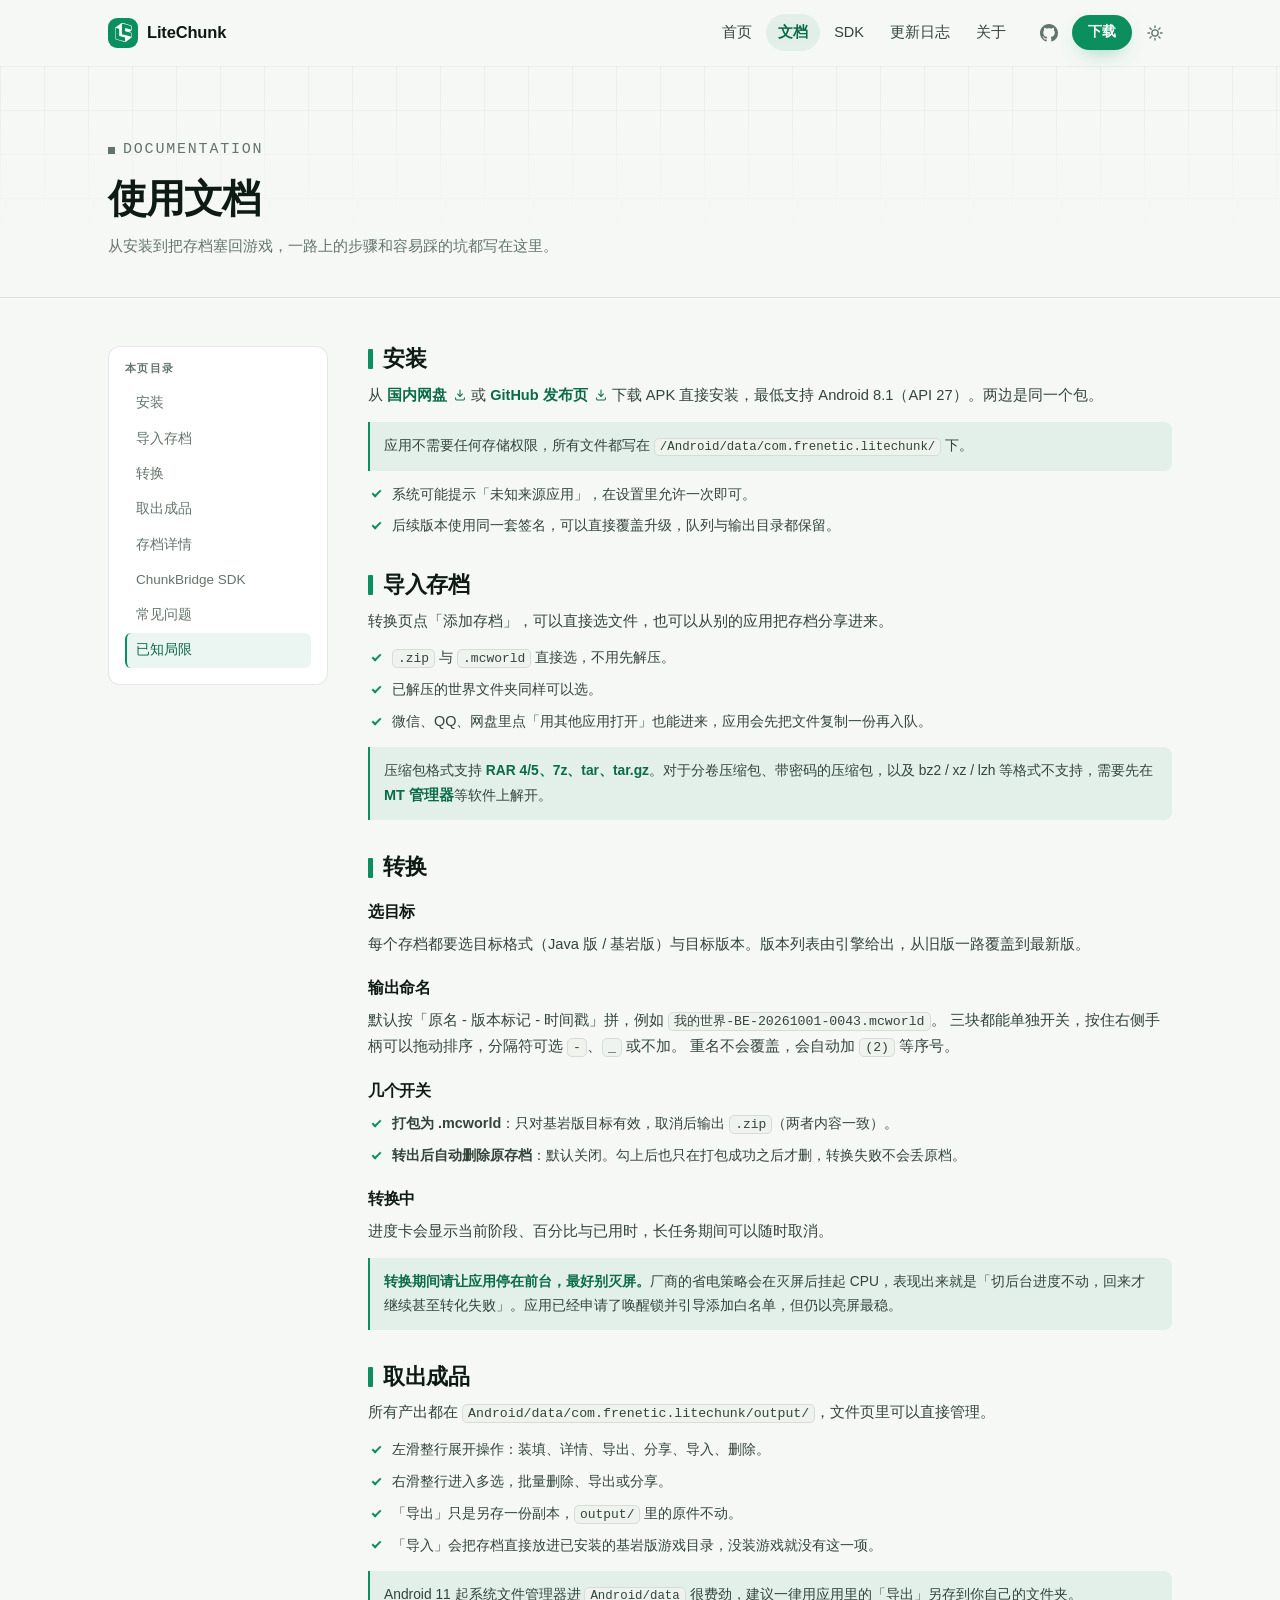
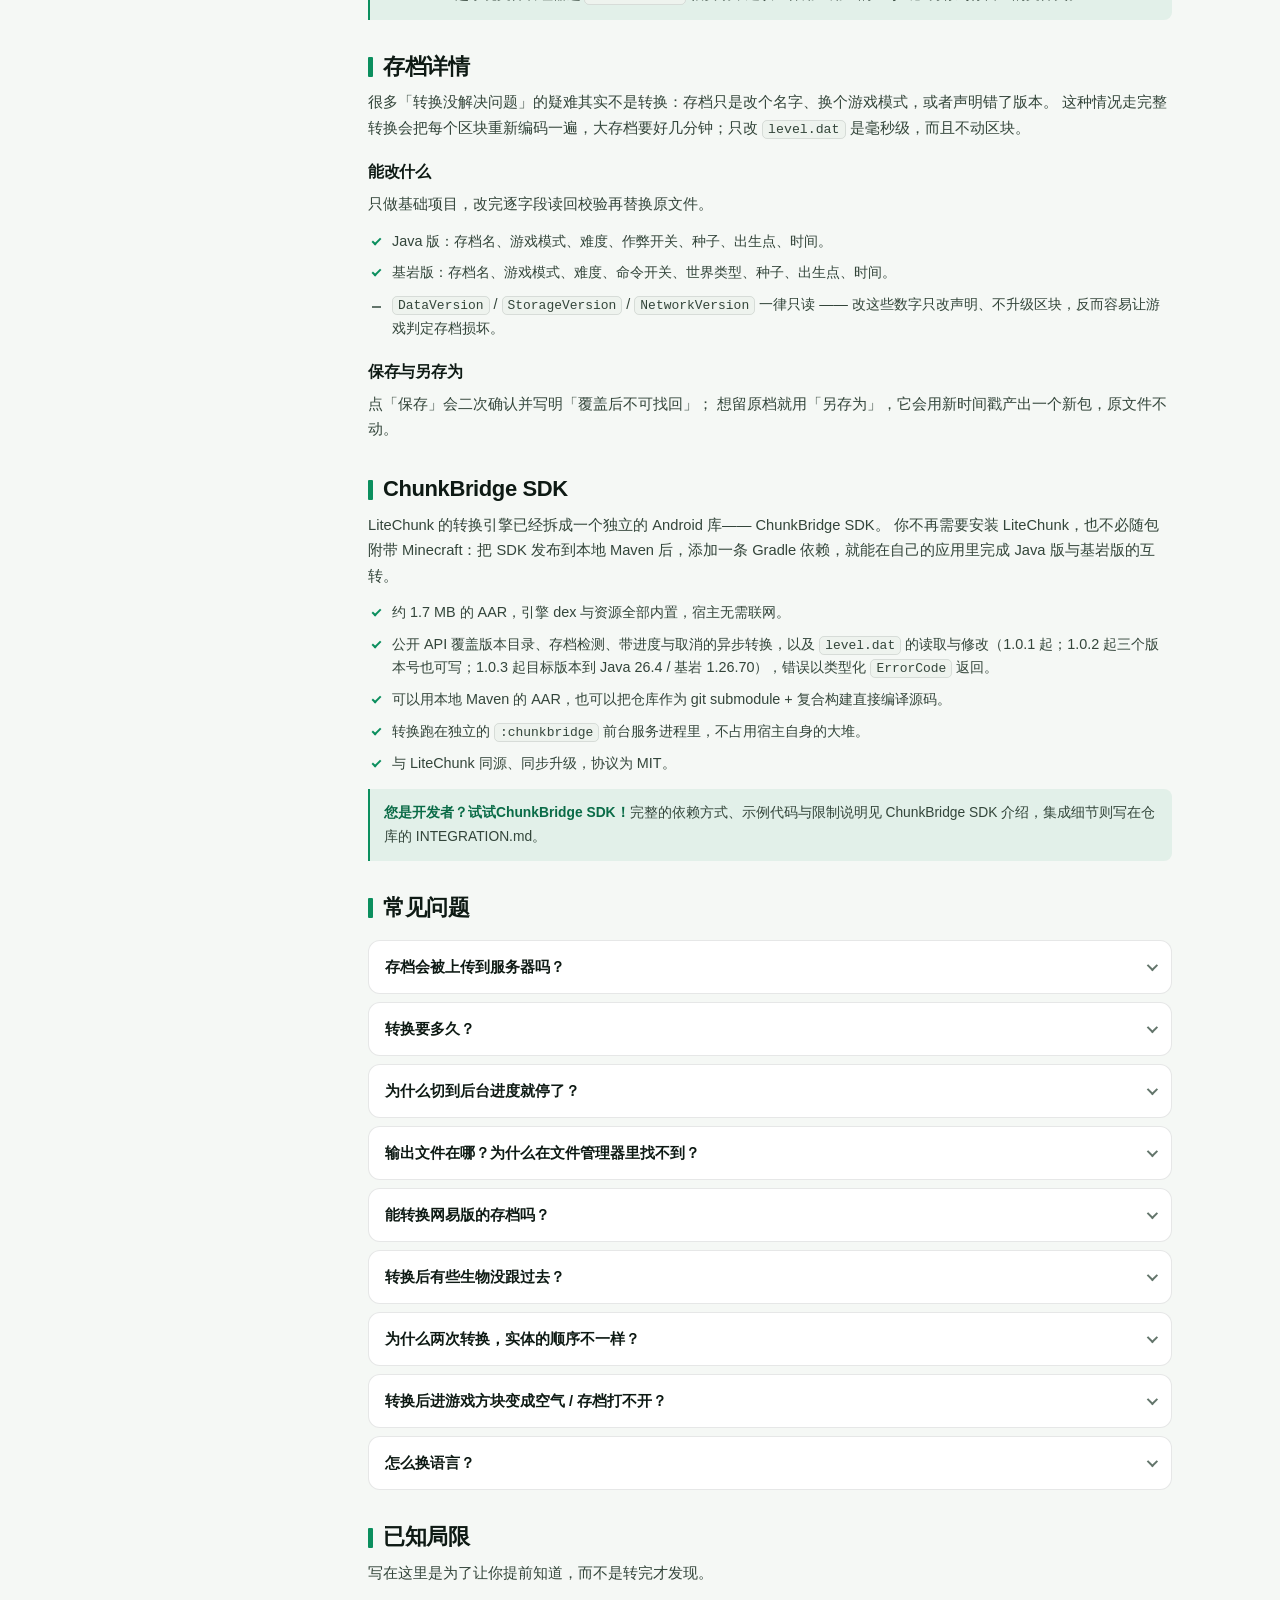
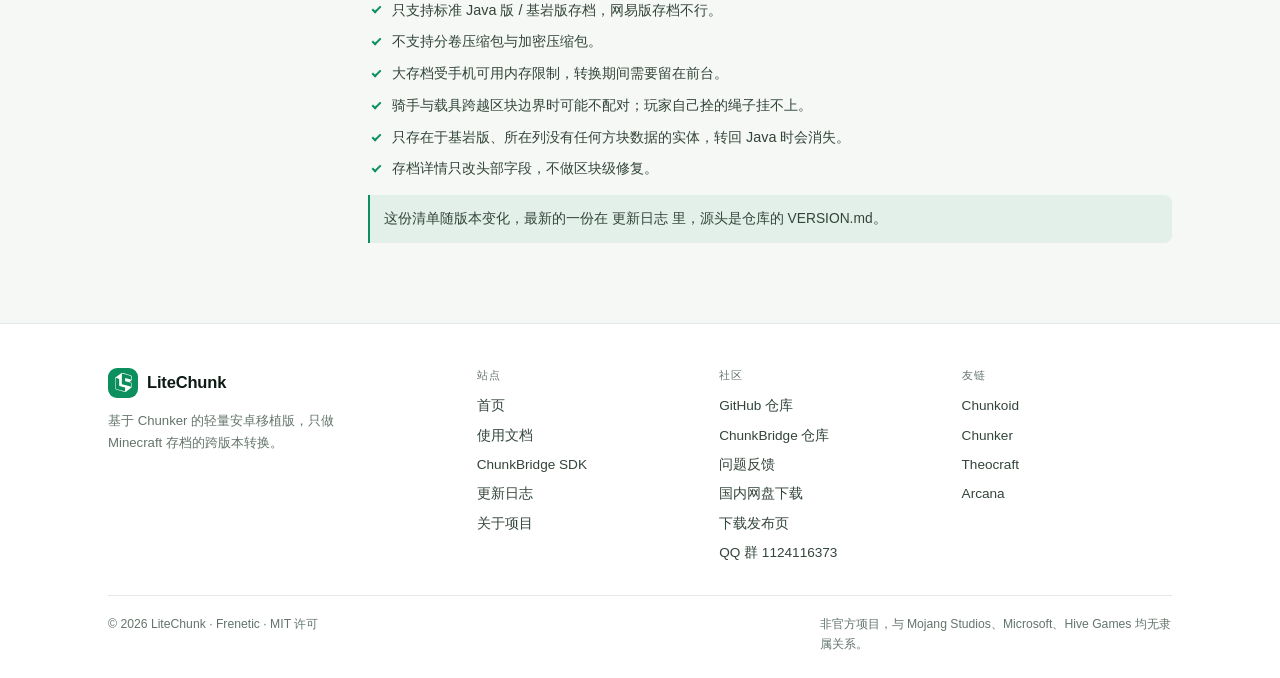
<file: website/doc.html>
<!DOCTYPE html>
<html lang="zh-CN" data-theme="light">
<head>
  <meta charset="UTF-8">
  <meta name="viewport" content="width=device-width, initial-scale=1">
  <title>使用文档 — LiteChunk</title>
  <meta name="description" content="LiteChunk 的安装、导入、转换、导出步骤，以及常见问题与已知局限。">
  <meta name="theme-color" content="#f5f8f5">

  <script>
    (function () {
      try {
        var t = localStorage.getItem('lc-theme');
        if (!t) t = matchMedia('(prefers-color-scheme: dark)').matches ? 'dark' : 'light';
        document.documentElement.setAttribute('data-theme', t);
      } catch (e) { }
    })();
  </script>

  <link rel="icon" type="image/svg+xml" href="favicon.svg">
  <link rel="stylesheet" href="common.css">
</head>
<body>
  <a class="skip" href="#main">跳到正文</a>

  <svg class="sprite" aria-hidden="true" focusable="false" xmlns="http://www.w3.org/2000/svg">
    <defs><clipPath id="crate-top"><rect x="0" y="0" width="24" height="9.3" /></clipPath></defs>
    <symbol id="i-crate" viewBox="0 0 24 24">
      <path fill="currentColor"
        d="M19.895 11.048a.116.116 0 0 0 .031.201c1.621.579 2.393.66 2.393 2.081v4.011c0 .716-.051.88-.531 1.254c-.877.683-6.185 4.747-6.392 4.913c-.774.62-1.169.556-2.054.339a515 515 0 0 1-9.945-2.577c-1.746-.47-1.701-2.064-1.701-3.203c0-3.945-.015-7.468-.015-11.202c0-1.186.049-1.222.95-1.881c.83-.607 4.296-3.135 6.153-4.499c.553-.406.828-.607 1.618-.406c1.616.41 6.664 1.649 9.382 2.339c2.083.529 2.535.893 2.535 2.326V8.38c0 .465-.007.638-.408.981c-.202.173-1.348 1.14-2.016 1.687m1.624-2.556a.113.113 0 0 0 .141-.112c.001-1.414.011-2.495.011-3.666c0-.622-.35-1.137-1.121-1.343C16.501 2.29 10.486.866 10.191.778c-.197-.059-.322.108-.322.199c-.001 4.294.029 7.832.029 11.854c0 .741.408 1.525 1.292 1.765c3.582.973 6.578 1.655 10.331 2.667a.115.115 0 0 0 .143-.112c.001-.848.014-1.405.014-1.95c0-2.27.279-2.679-1.57-3.194c-2.198-.612-5.306-1.378-5.554-1.441c-.485-.124-.548-.266-.548-.591c0-.122-.011-2.346-.003-2.869c.002-.157.006-.31.157-.397c.134-.077.264-.046.664.053c.448.111 4.598 1.186 6.695 1.73m-7.65 14.735a.114.114 0 0 0 .142-.111c.001-1.185.017-2.484.017-3.352c0-1.475.182-1.334-1.064-1.639c-1.474-.36-4.433-1.146-5.967-1.552c-.355-.094-.459-.424-.459-.998c0-1.726-.006-4.575-.006-6.577c0-1.834.193-1.599-.703-1.832c-.565-.146-2.468-.637-3.313-.828c-.144-.032-.225.085-.225.224c-.003 3.939.053 8.211.053 11.994c0 1.228.439 1.815 1.321 2.051c3.589.963 6.446 1.652 10.204 2.62" />
      <g clip-path="url(#crate-top)">
        <path fill="#ffffff" opacity=".32"
          d="M19.895 11.048a.116.116 0 0 0 .031.201c1.621.579 2.393.66 2.393 2.081v4.011c0 .716-.051.88-.531 1.254c-.877.683-6.185 4.747-6.392 4.913c-.774.62-1.169.556-2.054.339a515 515 0 0 1-9.945-2.577c-1.746-.47-1.701-2.064-1.701-3.203c0-3.945-.015-7.468-.015-11.202c0-1.186.049-1.222.95-1.881c.83-.607 4.296-3.135 6.153-4.499c.553-.406.828-.607 1.618-.406c1.616.41 6.664 1.649 9.382 2.339c2.083.529 2.535.893 2.535 2.326V8.38c0 .465-.007.638-.408.981c-.202.173-1.348 1.14-2.016 1.687m1.624-2.556a.113.113 0 0 0 .141-.112c.001-1.414.011-2.495.011-3.666c0-.622-.35-1.137-1.121-1.343C16.501 2.29 10.486.866 10.191.778c-.197-.059-.322.108-.322.199c-.001 4.294.029 7.832.029 11.854c0 .741.408 1.525 1.292 1.765c3.582.973 6.578 1.655 10.331 2.667a.115.115 0 0 0 .143-.112c.001-.848.014-1.405.014-1.95c0-2.27.279-2.679-1.57-3.194c-2.198-.612-5.306-1.378-5.554-1.441c-.485-.124-.548-.266-.548-.591c0-.122-.011-2.346-.003-2.869c.002-.157.006-.31.157-.397c.134-.077.264-.046.664.053c.448.111 4.598 1.186 6.695 1.73m-7.65 14.735a.114.114 0 0 0 .142-.111c.001-1.185.017-2.484.017-3.352c0-1.475.182-1.334-1.064-1.639c-1.474-.36-4.433-1.146-5.967-1.552c-.355-.094-.459-.424-.459-.998c0-1.726-.006-4.575-.006-6.577c0-1.834.193-1.599-.703-1.832c-.565-.146-2.468-.637-3.313-.828c-.144-.032-.225.085-.225.224c-.003 3.939.053 8.211.053 11.994c0 1.228.439 1.815 1.321 2.051c3.589.963 6.446 1.652 10.204 2.62" />
      </g>
    </symbol>

    <symbol id="i-download" viewBox="0 0 24 24" fill="none" stroke="currentColor" stroke-width="1.8"
      stroke-linecap="round" stroke-linejoin="round">
      <path d="M12 3.5v10.5" /><path d="m7.8 10.2 4.2 4.2 4.2-4.2" />
      <path d="M4.5 16.8V19a1.5 1.5 0 0 0 1.5 1.5h12a1.5 1.5 0 0 0 1.5-1.5v-2.2" />
    </symbol>
    <symbol id="i-sun" viewBox="0 0 24 24" fill="none" stroke="currentColor" stroke-width="1.8" stroke-linecap="round">
      <circle cx="12" cy="12" r="4.2" />
      <path d="M12 2.6v2.2M12 19.2v2.2M2.6 12h2.2M19.2 12h2.2M5.3 5.3l1.6 1.6M17.1 17.1l1.6 1.6M18.7 5.3l-1.6 1.6M6.9 17.1l-1.6 1.6" />
    </symbol>
    <symbol id="i-moon" viewBox="0 0 24 24" fill="none" stroke="currentColor" stroke-width="1.8"
      stroke-linecap="round" stroke-linejoin="round">
      <path d="M20.4 14.3A8.7 8.7 0 1 1 9.6 3.5a6.8 6.8 0 0 0 10.8 10.8Z" />
    </symbol>
    <symbol id="i-menu" viewBox="0 0 24 24" fill="none" stroke="currentColor" stroke-width="1.8" stroke-linecap="round">
      <path d="M4 7h16M4 12h16M4 17h16" />
    </symbol>
    <symbol id="i-close" viewBox="0 0 24 24" fill="none" stroke="currentColor" stroke-width="1.8" stroke-linecap="round">
      <path d="M6 6l12 12M18 6 6 18" />
    </symbol>
    <symbol id="i-github" viewBox="0 0 16 16">
      <path fill="currentColor"
        d="M8 0C3.58 0 0 3.58 0 8c0 3.54 2.29 6.53 5.47 7.59.4.07.55-.17.55-.38 0-.19-.01-.82-.01-1.49-2.01.37-2.53-.49-2.69-.94-.09-.23-.48-.94-.82-1.13-.28-.15-.68-.52-.01-.53.63-.01 1.08.58 1.23.82.72 1.21 1.87.87 2.33.66.07-.52.28-.87.51-1.07-1.78-.2-3.64-.89-3.64-3.95 0-.87.31-1.59.82-2.15-.08-.2-.36-1.02.08-2.12 0 0 .67-.21 2.2.82.64-.18 1.32-.27 2-.27.68 0 1.36.09 2 .27 1.53-1.04 2.2-.82 2.2-.82.44 1.1.16 1.92.08 2.12.51.56.82 1.27.82 2.15 0 3.07-1.87 3.75-3.65 3.95.29.25.54.73.54 1.48 0 1.07-.01 1.93-.01 2.2 0 .21.15.46.55.38A7.995 7.995 0 0 0 16 8c0-4.42-3.58-8-8-8Z" />
    </symbol>
    <symbol id="i-arrow-up" viewBox="0 0 24 24" fill="none" stroke="currentColor" stroke-width="1.9"
      stroke-linecap="round" stroke-linejoin="round">
      <path d="M12 19.5V4.5" /><path d="m5.5 11 6.5-6.5L18.5 11" />
    </symbol>
  </svg>

  <header class="site-head" id="siteHead">
    <div class="wrap head__in">
      <a class="brand" href="index.html" aria-label="LiteChunk 首页">
        <span class="brand__mark" aria-hidden="true"><svg viewBox="0 0 24 24"><use href="#i-crate"></use></svg></span>
        <span class="brand__name">Lite<b>Chunk</b></span>
      </a>

      <nav class="nav" id="siteNav" aria-label="主导航">
        <a href="index.html" data-nav>首页</a>
        <a href="doc.html" data-nav>文档</a>
        <a href="sdk.html" data-nav>SDK</a>
        <a href="log.html" data-nav>更新日志</a>
        <a href="about.html" data-nav>关于</a>
        <div class="nav__dl"><a class="btn btn--primary" href="index.html#download">下载 LiteChunk</a></div>
      </nav>

      <div class="head__act">
        <a class="icon-btn head__cta" href="https://github.com/FreneticWind60/LiteChunk" target="_blank"
          rel="noopener" aria-label="GitHub 仓库" title="GitHub 仓库">
          <svg><use href="#i-github"></use></svg>
        </a>
        <a class="btn btn--primary btn--sm head__dl" href="index.html#download">下载</a>
        <button class="icon-btn theme-btn" id="themeBtn" type="button" aria-label="切换主题" aria-pressed="false">
          <svg class="i-sun" aria-hidden="true"><use href="#i-sun"></use></svg>
          <svg class="i-moon" aria-hidden="true"><use href="#i-moon"></use></svg>
        </button>
        <button class="icon-btn menu-btn" id="menuBtn" type="button" aria-label="打开菜单"
          aria-expanded="false" aria-controls="siteNav">
          <svg class="i-menu" aria-hidden="true"><use href="#i-menu"></use></svg>
          <svg class="i-close" aria-hidden="true"><use href="#i-close"></use></svg>
        </button>
      </div>
    </div>
  </header>

  <main id="main">
    <div class="page-head">
      <div class="wrap">
        <p class="eyebrow">documentation</p>
        <h1>使用文档</h1>
        <p>从安装到把存档塞回游戏，一路上的步骤和容易踩的坑都写在这里。</p>
      </div>
    </div>

    <div class="wrap doc">
      <aside class="doc__toc" aria-label="本页目录">
        <h2>本页目录</h2>
        <ol>
          <li><a href="#install">安装</a></li>
          <li><a href="#import">导入存档</a></li>
          <li><a href="#convert">转换</a></li>
          <li><a href="#output">取出成品</a></li>
          <li><a href="#level">存档详情</a></li>
          <li><a href="#sdk">ChunkBridge SDK</a></li>
          <li><a href="#faq">常见问题</a></li>
          <li><a href="#limits">已知局限</a></li>
        </ol>
      </aside>

      <div class="doc__body">
        <section id="install">
          <h2>安装</h2>
          <p>
            从 <a class="link-arrow" href="https://user.edgecos.com/s/b47VpUiZ" target="_blank"
              rel="noopener" style="display:inline-flex">国内网盘<svg aria-hidden="true" style="width:14px;height:14px"><use
                href="#i-download"></use></svg></a> 或 <a class="link-arrow" href="https://github.com/FreneticWind60/LiteChunk/releases" target="_blank"
              rel="noopener" style="display:inline-flex">GitHub 发布页<svg aria-hidden="true" style="width:14px;height:14px"><use
                href="#i-download"></use></svg></a> 下载 APK 直接安装，最低支持 Android 8.1（API 27）。两边是同一个包。
          </p>
          <p class="note">
            应用不需要任何存储权限，所有文件都写在 <code>/Android/data/com.frenetic.litechunk/</code> 下。
          </p>
          <ul class="checklist">
            <li>系统可能提示「未知来源应用」，在设置里允许一次即可。</li>
            <li>后续版本使用同一套签名，可以直接覆盖升级，队列与输出目录都保留。</li>
          </ul>
        </section>

        <section id="import">
          <h2>导入存档</h2>
          <p>转换页点「添加存档」，可以直接选文件，也可以从别的应用把存档分享进来。</p>
          <ul class="checklist">
            <li><code>.zip</code> 与 <code>.mcworld</code> 直接选，不用先解压。</li>
            <li>已解压的世界文件夹同样可以选。</li>
            <li>微信、QQ、网盘里点「用其他应用打开」也能进来，应用会先把文件复制一份再入队。</li>
          </ul>
          <p class="note">
            压缩包格式支持 <strong>RAR 4/5、7z、tar、tar.gz</strong>。对于分卷压缩包、带密码的压缩包，以及 bz2 / xz / lzh 等格式不支持，需要先在<a class="link-arrow" href="https://mt2.cc" style="display:inline-flex" target="_blank"> MT 管理器 </a>等软件上解开。
          </p>
        </section>

        <section id="convert">
          <h2>转换</h2>
          <h3>选目标</h3>
          <p>每个存档都要选目标格式（Java 版 / 基岩版）与目标版本。版本列表由引擎给出，从旧版一路覆盖到最新版。</p>

          <h3>输出命名</h3>
          <p>
            默认按「原名 - 版本标记 - 时间戳」拼，例如 <code>我的世界-BE-20261001-0043.mcworld</code>。
            三块都能单独开关，按住右侧手柄可以拖动排序，分隔符可选 <code>-</code>、<code>_</code> 或不加。
            重名不会覆盖，会自动加 <code>(2)</code> 等序号。
          </p>

          <h3>几个开关</h3>
          <ul class="checklist">
            <li><b>打包为 .mcworld</b>：只对基岩版目标有效，取消后输出 <code>.zip</code>（两者内容一致）。</li>
            <li><b>转出后自动删除原存档</b>：默认关闭。勾上后也只在打包成功之后才删，转换失败不会丢原档。</li>
          </ul>

          <h3>转换中</h3>
          <p>
            进度卡会显示当前阶段、百分比与已用时，长任务期间可以随时取消。
          </p>
          <p class="note">
            <strong>转换期间请让应用停在前台，最好别灭屏。</strong>厂商的省电策略会在灭屏后挂起 CPU，表现出来就是「切后台进度不动，回来才继续甚至转化失败」。应用已经申请了唤醒锁并引导添加白名单，但仍以亮屏最稳。
          </p>
        </section>

        <section id="output">
          <h2>取出成品</h2>
          <p>所有产出都在 <code>Android/data/com.frenetic.litechunk/output/</code>，文件页里可以直接管理。</p>
          <ul class="checklist">
            <li>左滑整行展开操作：装填、详情、导出、分享、导入、删除。</li>
            <li>右滑整行进入多选，批量删除、导出或分享。</li>
            <li>「导出」只是另存一份副本，<code>output/</code> 里的原件不动。</li>
            <li>「导入」会把存档直接放进已安装的基岩版游戏目录，没装游戏就没有这一项。</li>
          </ul>
          <p class="note">
            Android 11 起系统文件管理器进 <code>Android/data</code> 很费劲，建议一律用应用里的「导出」另存到你自己的文件夹。
          </p>
        </section>

        <section id="level">
          <h2>存档详情</h2>
          <p>
            很多「转换没解决问题」的疑难其实不是转换：存档只是改个名字、换个游戏模式，或者声明错了版本。
            这种情况走完整转换会把每个区块重新编码一遍，大存档要好几分钟；只改 <code>level.dat</code> 是毫秒级，而且不动区块。
          </p>

          <h3>能改什么</h3>
          <p>只做基础项目，改完逐字段读回校验再替换原文件。</p>
          <ul class="checklist">
            <li>Java 版：存档名、游戏模式、难度、作弊开关、种子、出生点、时间。</li>
            <li>基岩版：存档名、游戏模式、难度、命令开关、世界类型、种子、出生点、时间。</li>
            <li class="no"><code>DataVersion</code> / <code>StorageVersion</code> / <code>NetworkVersion</code> 一律只读 —— 改这些数字只改声明、不升级区块，反而容易让游戏判定存档损坏。</li>
          </ul>

          <h3>保存与另存为</h3>
          <p>
            点「保存」会二次确认并写明「覆盖后不可找回」；
            想留原档就用「另存为」，它会用新时间戳产出一个新包，原文件不动。
          </p>
        </section>

        <section id="sdk">
          <h2>ChunkBridge SDK</h2>
          <p>
            LiteChunk 的转换引擎已经拆成一个独立的 Android 库——
            <a href="sdk.html">ChunkBridge SDK</a>。
            你不再需要安装 LiteChunk，也不必随包附带 Minecraft：把 SDK 发布到本地 Maven 后，添加一条 Gradle 依赖，就能在自己的应用里完成
            Java 版与基岩版的互转。
          </p>
          <ul class="checklist">
            <li>约 1.7 MB 的 AAR，引擎 dex 与资源全部内置，宿主无需联网。</li>
            <li>公开 API 覆盖版本目录、存档检测、带进度与取消的异步转换，以及 <code>level.dat</code> 的读取与修改（1.0.1 起；1.0.2 起三个版本号也可写；1.0.3 起目标版本到 Java 26.4 / 基岩 1.26.70），错误以类型化 <code>ErrorCode</code> 返回。</li>
            <li>可以用本地 Maven 的 AAR，也可以把仓库作为 git submodule + 复合构建直接编译源码。</li>
            <li>转换跑在独立的 <code>:chunkbridge</code> 前台服务进程里，不占用宿主自身的大堆。</li>
            <li>与 LiteChunk 同源、同步升级，协议为 MIT。</li>
          </ul>
          <p class="note">
            <strong>您是开发者？试试ChunkBridge SDK！</strong>完整的依赖方式、示例代码与限制说明见
            <a href="sdk.html">ChunkBridge SDK 介绍</a>，集成细节则写在仓库的
            <a href="https://github.com/FreneticWind60/ChunkBridge/blob/main/docs/INTEGRATION.md"
              target="_blank" rel="noopener">INTEGRATION.md</a>。
          </p>
        </section>

        <section id="faq">
          <h2>常见问题</h2>
          <div class="faq">
            <details>
              <summary>存档会被上传到服务器吗？</summary>
              <div class="faq__body">
                <p>不会。转换完全在本机完成，引擎随安装包一起分发。整个应用只有「检查更新」一处网络请求，取不到就明说取不到。</p>
              </div>
            </details>

            <details>
              <summary>转换要多久？</summary>
              <div class="faq__body">
                <p>取决于存档大小与设备。几十 MB 的存档通常在几十秒内，几 GB 的大存档会到十几分钟。</p>
                <p>事实上，对比 <a class="link-arrow" href="https://chunkoid.top" style="display:inline-flex" target="_blank">同类软件</a>，LiteChunk 的转换速度确实稍有逊色。这往往并非源于您的设备性能不足，转换期间内存占用很难接近设备上限（不是我不想要内存啊实在是受限于 ART 沟槽的性能调度）。所以请您耐心等待，或者通过小窗/分屏方式给软件保活，这样您就可以在漫长的转换过程中挑战一些有趣的数学难题，不再关注这件事情了（？）。</p>
              </div>
            </details>

            <details>
              <summary>为什么切到后台进度就停了？</summary>
              <div class="faq__body">
                <p>切到后台，电池优化策略可能阻止软件正常运行。您可以通过分屏/小窗的方式，保证您时时刻刻能够看到转换进度，这样，您就可以边转换边干其他事情了。</p>
              </div>
            </details>

            <details>
              <summary>输出文件在哪？为什么在文件管理器里找不到？</summary>
              <div class="faq__body">
                <p>在 <code>Android/data/com.frenetic.litechunk/output/</code>。Android 11 之后系统限制了对这个目录的访问，用应用内的「导出」另存一份最省事。</p>
              </div>
            </details>

            <details>
              <summary>能转换网易版的存档吗？</summary>
              <div class="faq__body">
                <p>不能。LiteChunk 只处理标准 Java 版与基岩版存档，网易版用了自己的加密与结构，不在支持范围内。</p>
                <p>要想转换网易版，这边还是推荐您选择 <span class="link-card__go">Chunkoid</span> 喵</p>
              </div>
            </details>

            <details>
              <summary>转换后有些生物没跟过去？</summary>
              <div class="faq__body">
                <p>实体转换从 Build4 开始支持，仍在补齐。会跟着走的有：装备与坐骑装备、外观变体（羊毛色、马毛色与斑纹、猫狗品种、兔子毛色、热带鱼花纹等）、项圈与坐下、村民的职业等级与交易清单、容器里的物品、拴绳、骑乘关系、掉落物与经验球；船按木种还原，史莱姆与岩浆怪的体型、马的速度与跳跃力、物品展示框与荧光展示框、下落中的方块、玩家模型（转成基岩的 NPC）也都在。</p>
                <p>还会丢的：生物骑生物只有基岩允许的那部分（马、猪、骆驼、驴的座位只认玩家，Java 里的「猪在马上」过去后骑手会站到旁边）；跨越区块边界的骑乘关系配不上，两个实体都在只是没骑上；数据包函数里的粒子不随存档走，只有命令方块与命令方块矿车里的会被改写；幻术师、刷怪笼矿车在基岩版没有对应实体；盔甲架的姿势（基岩只有 14 个固定姿势）与玩家模型的皮肤（NPC 只有固定皮肤）跟不过去。</p>
                <p>具体每个版本补了什么，看 <a class="link-arrow" href="log.html" style="display:inline-flex">更新日志</a>。</p>
              </div>
            </details>

            <details>
              <summary>为什么两次转换，实体的顺序不一样？</summary>
              <div class="faq__body">
                <p>实体记录的写入顺序每次都可能不同，这是引擎的并行调度决定的。游戏不依赖这个顺序，不影响游玩。</p>
              </div>
            </details>

            <details>
              <summary>转换后进游戏方块变成空气 / 存档打不开？</summary>
              <div class="faq__body">
                <p>先确认源存档开了哪些实验性玩法 —— 新方块在旧目标版本里不存在，会变成空气。其次用「存档详情」看一下版本声明对不对。</p>
                <p>目标版本尽量选得比源版本新，或者至少同级。</p>
              </div>
            </details>

            <details>
              <summary>怎么换语言？</summary>
              <div class="faq__body">
                <p>「关于 → 语言」里可以在简体中文、English、日本語之间切换，默认跟随系统。</p>
              </div>
            </details>
          </div>
        </section>

        <section id="limits">
          <h2>已知局限</h2>
          <p>写在这里是为了让你提前知道，而不是转完才发现。</p>
          <ul class="checklist">
            <li>只支持标准 Java 版 / 基岩版存档，网易版存档不行。</li>
            <li>不支持分卷压缩包与加密压缩包。</li>
            <li>大存档受手机可用内存限制，转换期间需要留在前台。</li>
            <li>骑手与载具跨越区块边界时可能不配对；玩家自己拴的绳子挂不上。</li>
            <li>只存在于基岩版、所在列没有任何方块数据的实体，转回 Java 时会消失。</li>
            <li>存档详情只改头部字段，不做区块级修复。</li>
          </ul>
          <p class="note">
            这份清单随版本变化，最新的一份在 <a href="log.html">更新日志</a> 里，源头是仓库的
            <a href="https://github.com/FreneticWind60/LiteChunk/blob/main/VERSION.md" target="_blank"
              rel="noopener">VERSION.md</a>。
          </p>
        </section>
      </div>
    </div>
  </main>

  <footer class="site-foot">
    <div class="wrap">
      <div class="foot__grid">
        <div>
          <div class="foot__brand">
            <span class="brand__mark" aria-hidden="true"><svg viewBox="0 0 24 24"><use href="#i-crate"></use></svg></span>
            <span class="brand__name">Lite<b>Chunk</b></span>
          </div>
          <p class="foot__desc">基于 Chunker 的轻量安卓移植版，只做 Minecraft 存档的跨版本转换。</p>
        </div>
        <div>
          <div class="foot__title">站点</div>
          <nav class="foot__links" aria-label="站点导航">
            <a href="index.html">首页</a><a href="doc.html">使用文档</a>
            <a href="sdk.html">ChunkBridge SDK</a>
            <a href="log.html">更新日志</a><a href="about.html">关于项目</a>
          </nav>
        </div>
        <div>
          <div class="foot__title">社区</div>
          <nav class="foot__links" aria-label="社区链接">
            <a href="https://github.com/FreneticWind60/LiteChunk" target="_blank" rel="noopener">GitHub 仓库</a>
            <a href="https://github.com/FreneticWind60/ChunkBridge" target="_blank" rel="noopener">ChunkBridge 仓库</a>
            <a href="https://github.com/FreneticWind60/LiteChunk/issues" target="_blank" rel="noopener">问题反馈</a>
            <a href="https://user.edgecos.com/s/b47VpUiZ" target="_blank" rel="noopener">国内网盘下载</a>
            <a href="https://github.com/FreneticWind60/LiteChunk/releases" target="_blank" rel="noopener">下载发布页</a>
            <a href="about.html#community">QQ 群 1124116373</a>
          </nav>
        </div>
        <div>
          <div class="foot__title">友链</div>
          <nav class="foot__links" aria-label="友情链接">
            <a href="https://chunkoid.top/" target="_blank" rel="noopener">Chunkoid</a>
            <a href="https://chunker.app/" target="_blank" rel="noopener">Chunker</a>
            <a href="https://theocraft.pages.dev/" target="_blank" rel="noopener">Theocraft</a>
            <a href="https://github.com/RealBurst/arcana/" target="_blank" rel="noopener">Arcana</a>
          </nav>
        </div>
      </div>
      <div class="foot__bottom">
        <span>© <span data-year>2026</span> LiteChunk · Frenetic · MIT 许可</span>
        <span class="dis">非官方项目，与 Mojang Studios、Microsoft、Hive Games 均无隶属关系。</span>
      </div>
    </div>
  </footer>

  <button class="to-top" id="toTop" type="button" aria-label="回到顶部">
    <svg aria-hidden="true"><use href="#i-arrow-up"></use></svg>
  </button>
  <div class="toast" id="toast" role="status" aria-live="polite"></div>

  <script src="common.js" defer></script>
</body>
</html>
</file>
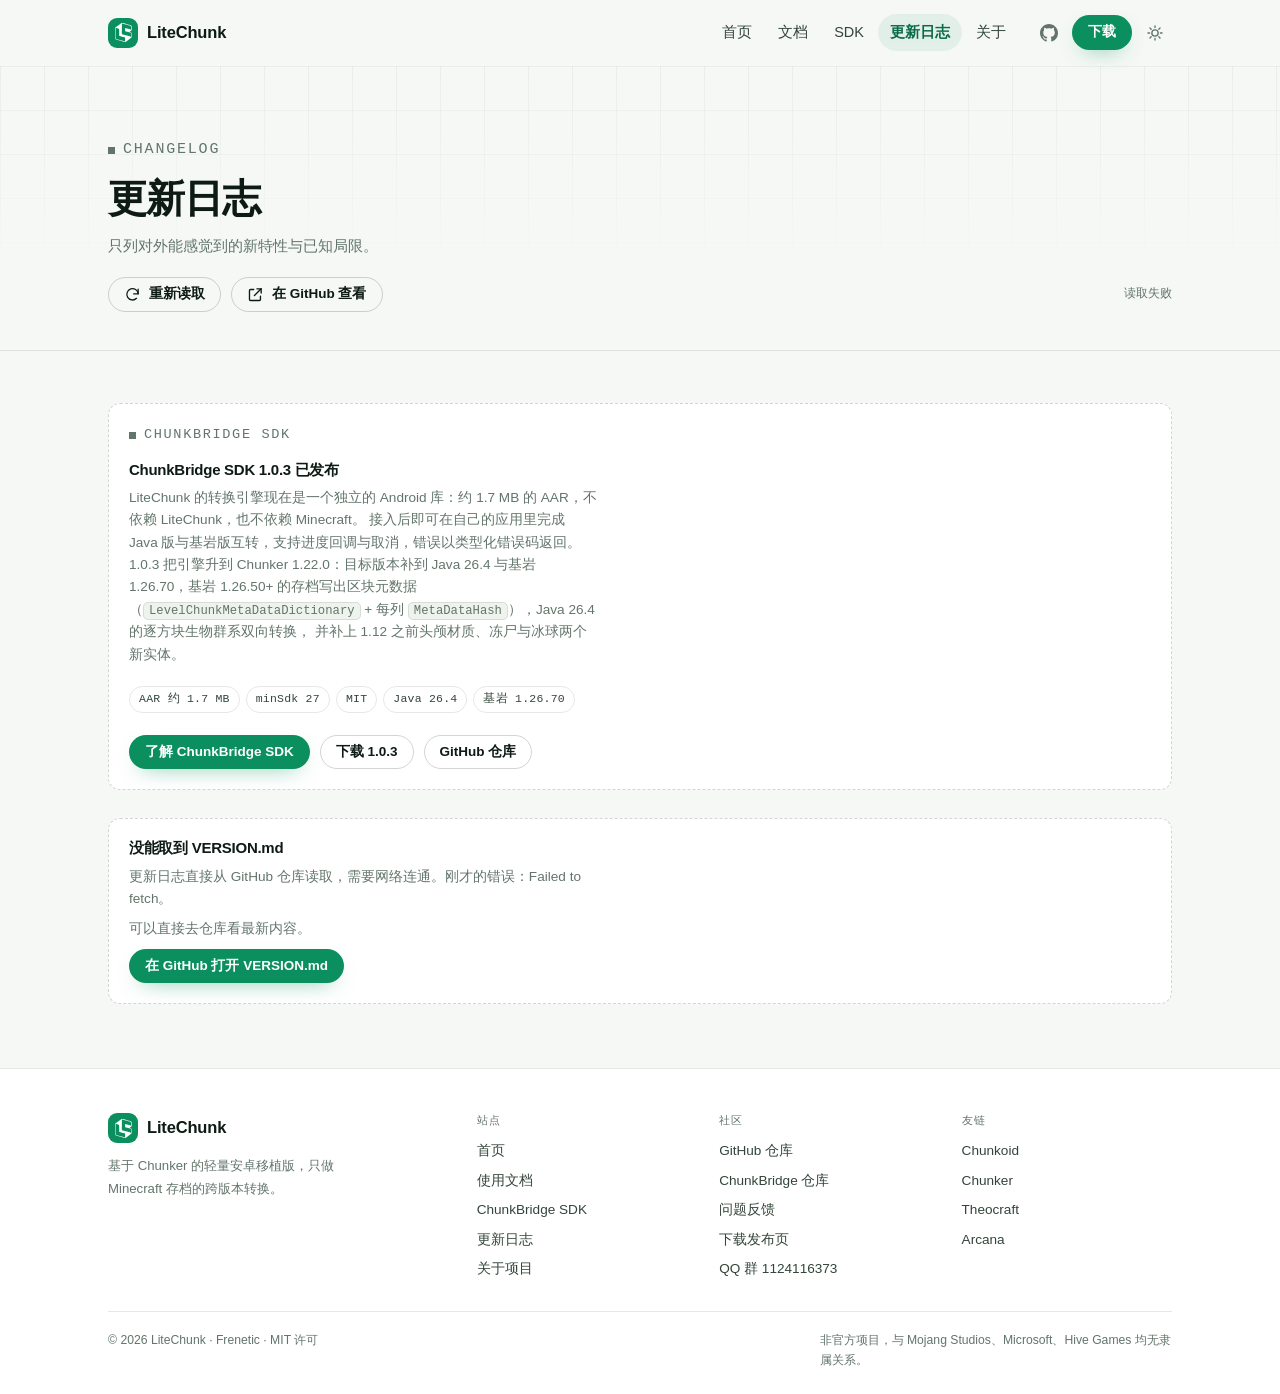
<file: website/log.html>
<!DOCTYPE html>
<html lang="zh-CN" data-theme="light">
<head>
  <meta charset="UTF-8">
  <meta name="viewport" content="width=device-width, initial-scale=1">
  <title>更新日志 — LiteChunk</title>
  <meta name="description" content="LiteChunk 各版本的新特性与已知局限，内容实时读取仓库的 VERSION.md。">
  <meta name="theme-color" content="#f5f8f5">

  <script>
    (function () {
      try {
        var t = localStorage.getItem('lc-theme');
        if (!t) t = matchMedia('(prefers-color-scheme: dark)').matches ? 'dark' : 'light';
        document.documentElement.setAttribute('data-theme', t);
      } catch (e) { }
    })();
  </script>

  <link rel="icon" type="image/svg+xml" href="favicon.svg">
  <link rel="stylesheet" href="common.css">
</head>
<body>
  <a class="skip" href="#main">跳到正文</a>

  <svg class="sprite" aria-hidden="true" focusable="false" xmlns="http://www.w3.org/2000/svg">
    <defs><clipPath id="crate-top"><rect x="0" y="0" width="24" height="9.3" /></clipPath></defs>
    <symbol id="i-crate" viewBox="0 0 24 24">
      <path fill="currentColor"
        d="M19.895 11.048a.116.116 0 0 0 .031.201c1.621.579 2.393.66 2.393 2.081v4.011c0 .716-.051.88-.531 1.254c-.877.683-6.185 4.747-6.392 4.913c-.774.62-1.169.556-2.054.339a515 515 0 0 1-9.945-2.577c-1.746-.47-1.701-2.064-1.701-3.203c0-3.945-.015-7.468-.015-11.202c0-1.186.049-1.222.95-1.881c.83-.607 4.296-3.135 6.153-4.499c.553-.406.828-.607 1.618-.406c1.616.41 6.664 1.649 9.382 2.339c2.083.529 2.535.893 2.535 2.326V8.38c0 .465-.007.638-.408.981c-.202.173-1.348 1.14-2.016 1.687m1.624-2.556a.113.113 0 0 0 .141-.112c.001-1.414.011-2.495.011-3.666c0-.622-.35-1.137-1.121-1.343C16.501 2.29 10.486.866 10.191.778c-.197-.059-.322.108-.322.199c-.001 4.294.029 7.832.029 11.854c0 .741.408 1.525 1.292 1.765c3.582.973 6.578 1.655 10.331 2.667a.115.115 0 0 0 .143-.112c.001-.848.014-1.405.014-1.95c0-2.27.279-2.679-1.57-3.194c-2.198-.612-5.306-1.378-5.554-1.441c-.485-.124-.548-.266-.548-.591c0-.122-.011-2.346-.003-2.869c.002-.157.006-.31.157-.397c.134-.077.264-.046.664.053c.448.111 4.598 1.186 6.695 1.73m-7.65 14.735a.114.114 0 0 0 .142-.111c.001-1.185.017-2.484.017-3.352c0-1.475.182-1.334-1.064-1.639c-1.474-.36-4.433-1.146-5.967-1.552c-.355-.094-.459-.424-.459-.998c0-1.726-.006-4.575-.006-6.577c0-1.834.193-1.599-.703-1.832c-.565-.146-2.468-.637-3.313-.828c-.144-.032-.225.085-.225.224c-.003 3.939.053 8.211.053 11.994c0 1.228.439 1.815 1.321 2.051c3.589.963 6.446 1.652 10.204 2.62" />
      <g clip-path="url(#crate-top)">
        <path fill="#ffffff" opacity=".32"
          d="M19.895 11.048a.116.116 0 0 0 .031.201c1.621.579 2.393.66 2.393 2.081v4.011c0 .716-.051.88-.531 1.254c-.877.683-6.185 4.747-6.392 4.913c-.774.62-1.169.556-2.054.339a515 515 0 0 1-9.945-2.577c-1.746-.47-1.701-2.064-1.701-3.203c0-3.945-.015-7.468-.015-11.202c0-1.186.049-1.222.95-1.881c.83-.607 4.296-3.135 6.153-4.499c.553-.406.828-.607 1.618-.406c1.616.41 6.664 1.649 9.382 2.339c2.083.529 2.535.893 2.535 2.326V8.38c0 .465-.007.638-.408.981c-.202.173-1.348 1.14-2.016 1.687m1.624-2.556a.113.113 0 0 0 .141-.112c.001-1.414.011-2.495.011-3.666c0-.622-.35-1.137-1.121-1.343C16.501 2.29 10.486.866 10.191.778c-.197-.059-.322.108-.322.199c-.001 4.294.029 7.832.029 11.854c0 .741.408 1.525 1.292 1.765c3.582.973 6.578 1.655 10.331 2.667a.115.115 0 0 0 .143-.112c.001-.848.014-1.405.014-1.95c0-2.27.279-2.679-1.57-3.194c-2.198-.612-5.306-1.378-5.554-1.441c-.485-.124-.548-.266-.548-.591c0-.122-.011-2.346-.003-2.869c.002-.157.006-.31.157-.397c.134-.077.264-.046.664.053c.448.111 4.598 1.186 6.695 1.73m-7.65 14.735a.114.114 0 0 0 .142-.111c.001-1.185.017-2.484.017-3.352c0-1.475.182-1.334-1.064-1.639c-1.474-.36-4.433-1.146-5.967-1.552c-.355-.094-.459-.424-.459-.998c0-1.726-.006-4.575-.006-6.577c0-1.834.193-1.599-.703-1.832c-.565-.146-2.468-.637-3.313-.828c-.144-.032-.225.085-.225.224c-.003 3.939.053 8.211.053 11.994c0 1.228.439 1.815 1.321 2.051c3.589.963 6.446 1.652 10.204 2.62" />
      </g>
    </symbol>

    <symbol id="i-sun" viewBox="0 0 24 24" fill="none" stroke="currentColor" stroke-width="1.8" stroke-linecap="round">
      <circle cx="12" cy="12" r="4.2" />
      <path d="M12 2.6v2.2M12 19.2v2.2M2.6 12h2.2M19.2 12h2.2M5.3 5.3l1.6 1.6M17.1 17.1l1.6 1.6M18.7 5.3l-1.6 1.6M6.9 17.1l-1.6 1.6" />
    </symbol>
    <symbol id="i-moon" viewBox="0 0 24 24" fill="none" stroke="currentColor" stroke-width="1.8"
      stroke-linecap="round" stroke-linejoin="round">
      <path d="M20.4 14.3A8.7 8.7 0 1 1 9.6 3.5a6.8 6.8 0 0 0 10.8 10.8Z" />
    </symbol>
    <symbol id="i-menu" viewBox="0 0 24 24" fill="none" stroke="currentColor" stroke-width="1.8" stroke-linecap="round">
      <path d="M4 7h16M4 12h16M4 17h16" />
    </symbol>
    <symbol id="i-close" viewBox="0 0 24 24" fill="none" stroke="currentColor" stroke-width="1.8" stroke-linecap="round">
      <path d="M6 6l12 12M18 6 6 18" />
    </symbol>
    <symbol id="i-github" viewBox="0 0 16 16">
      <path fill="currentColor"
        d="M8 0C3.58 0 0 3.58 0 8c0 3.54 2.29 6.53 5.47 7.59.4.07.55-.17.55-.38 0-.19-.01-.82-.01-1.49-2.01.37-2.53-.49-2.69-.94-.09-.23-.48-.94-.82-1.13-.28-.15-.68-.52-.01-.53.63-.01 1.08.58 1.23.82.72 1.21 1.87.87 2.33.66.07-.52.28-.87.51-1.07-1.78-.2-3.64-.89-3.64-3.95 0-.87.31-1.59.82-2.15-.08-.2-.36-1.02.08-2.12 0 0 .67-.21 2.2.82.64-.18 1.32-.27 2-.27.68 0 1.36.09 2 .27 1.53-1.04 2.2-.82 2.2-.82.44 1.1.16 1.92.08 2.12.51.56.82 1.27.82 2.15 0 3.07-1.87 3.75-3.65 3.95.29.25.54.73.54 1.48 0 1.07-.01 1.93-.01 2.2 0 .21.15.46.55.38A7.995 7.995 0 0 0 16 8c0-4.42-3.58-8-8-8Z" />
    </symbol>
    <symbol id="i-arrow-up" viewBox="0 0 24 24" fill="none" stroke="currentColor" stroke-width="1.9"
      stroke-linecap="round" stroke-linejoin="round">
      <path d="M12 19.5V4.5" /><path d="m5.5 11 6.5-6.5L18.5 11" />
    </symbol>
    <symbol id="i-refresh" viewBox="0 0 24 24" fill="none" stroke="currentColor" stroke-width="1.8"
      stroke-linecap="round" stroke-linejoin="round">
      <path d="M20 11a8 8 0 1 0-2.3 6.4" />
      <path d="M20 4.5V11h-6.4" />
    </symbol>
    <symbol id="i-external" viewBox="0 0 24 24" fill="none" stroke="currentColor" stroke-width="1.9"
      stroke-linecap="round" stroke-linejoin="round">
      <path d="M14 4h6v6" /><path d="M20 4 10.5 13.5" />
      <path d="M19 14.5V19a1.5 1.5 0 0 1-1.5 1.5H5A1.5 1.5 0 0 1 3.5 19V6.5A1.5 1.5 0 0 1 5 5h4.5" />
    </symbol>
  </svg>

  <header class="site-head" id="siteHead">
    <div class="wrap head__in">
      <a class="brand" href="index.html" aria-label="LiteChunk 首页">
        <span class="brand__mark" aria-hidden="true"><svg viewBox="0 0 24 24"><use href="#i-crate"></use></svg></span>
        <span class="brand__name">Lite<b>Chunk</b></span>
      </a>

      <nav class="nav" id="siteNav" aria-label="主导航">
        <a href="index.html" data-nav>首页</a>
        <a href="doc.html" data-nav>文档</a>
        <a href="sdk.html" data-nav>SDK</a>
        <a href="log.html" data-nav>更新日志</a>
        <a href="about.html" data-nav>关于</a>
        <div class="nav__dl"><a class="btn btn--primary" href="index.html#download">下载 LiteChunk</a></div>
      </nav>

      <div class="head__act">
        <a class="icon-btn head__cta" href="https://github.com/FreneticWind60/LiteChunk" target="_blank"
          rel="noopener" aria-label="GitHub 仓库" title="GitHub 仓库">
          <svg><use href="#i-github"></use></svg>
        </a>
        <a class="btn btn--primary btn--sm head__dl" href="index.html#download">下载</a>
        <button class="icon-btn theme-btn" id="themeBtn" type="button" aria-label="切换主题" aria-pressed="false">
          <svg class="i-sun" aria-hidden="true"><use href="#i-sun"></use></svg>
          <svg class="i-moon" aria-hidden="true"><use href="#i-moon"></use></svg>
        </button>
        <button class="icon-btn menu-btn" id="menuBtn" type="button" aria-label="打开菜单"
          aria-expanded="false" aria-controls="siteNav">
          <svg class="i-menu" aria-hidden="true"><use href="#i-menu"></use></svg>
          <svg class="i-close" aria-hidden="true"><use href="#i-close"></use></svg>
        </button>
      </div>
    </div>
  </header>

  <main id="main">
    <div class="page-head">
      <div class="wrap">
        <p class="eyebrow">changelog</p>
        <h1>更新日志</h1>
        <p>只列对外能感觉到的新特性与已知局限。</p>

        <div class="toolbar" style="margin-top:18px">
          <button class="btn btn--ghost btn--sm" id="logRefresh" type="button">
            <svg aria-hidden="true"><use href="#i-refresh"></use></svg>
            重新读取
          </button>
          <a class="btn btn--ghost btn--sm" href="https://github.com/FreneticWind60/LiteChunk/blob/main/VERSION.md"
            target="_blank" rel="noopener">
            <svg aria-hidden="true"><use href="#i-external"></use></svg>
            在 GitHub 查看
          </a>
          <span class="toolbar__hint" id="logHint">正在读取…</span>
        </div>
      </div>
    </div>

    <div class="wrap" style="padding-block:28px 64px">
      <div class="callout" style="margin-bottom:28px">
        <p class="eyebrow" style="margin-bottom:6px">chunkbridge sdk</p>
        <h3>ChunkBridge SDK 1.0.3 已发布</h3>
        <p>
          LiteChunk 的转换引擎现在是一个独立的 Android 库：约 1.7 MB 的 AAR，不依赖 LiteChunk，也不依赖 Minecraft。
          接入后即可在自己的应用里完成 Java 版与基岩版互转，支持进度回调与取消，错误以类型化错误码返回。
          1.0.3 把引擎升到 Chunker 1.22.0：目标版本补到 Java 26.4 与基岩 1.26.70，基岩 1.26.50+ 的存档写出区块元数据
          （<code>LevelChunkMetaDataDictionary</code> + 每列 <code>MetaDataHash</code>），Java 26.4 的逐方块生物群系双向转换，
          并补上 1.12 之前头颅材质、冻尸与冰球两个新实体。
        </p>
        <ul class="tags" style="margin-top:12px"><li>AAR 约 1.7 MB</li><li>minSdk 27</li><li>MIT</li><li>Java 26.4</li><li>基岩 1.26.70</li></ul>
        <div class="toolbar" style="margin-top:14px">
          <a class="btn btn--primary btn--sm" href="sdk.html">了解 ChunkBridge SDK</a>
          <a class="btn btn--ghost btn--sm" href="https://github.com/FreneticWind60/ChunkBridge/releases/tag/v1.0.3"
            target="_blank" rel="noopener">下载 1.0.3</a>
          <a class="btn btn--ghost btn--sm" href="https://github.com/FreneticWind60/ChunkBridge"
            target="_blank" rel="noopener">GitHub 仓库</a>
        </div>
      </div>

      <div id="logRoot"></div>

      <noscript>
        <div class="callout">
          <h3>需要开启 JavaScript</h3>
          <p>这个页面在浏览器里读取仓库的 VERSION.md 再渲染。没有脚本也能看，直接去仓库：</p>
          <a class="btn btn--primary btn--sm" href="https://github.com/FreneticWind60/LiteChunk/blob/main/VERSION.md"
            target="_blank" rel="noopener">打开 VERSION.md</a>
        </div>
      </noscript>
    </div>
  </main>

  <footer class="site-foot">
    <div class="wrap">
      <div class="foot__grid">
        <div>
          <div class="foot__brand">
            <span class="brand__mark" aria-hidden="true"><svg viewBox="0 0 24 24"><use href="#i-crate"></use></svg></span>
            <span class="brand__name">Lite<b>Chunk</b></span>
          </div>
          <p class="foot__desc">基于 Chunker 的轻量安卓移植版，只做 Minecraft 存档的跨版本转换。</p>
        </div>
        <div>
          <div class="foot__title">站点</div>
          <nav class="foot__links" aria-label="站点导航">
            <a href="index.html">首页</a><a href="doc.html">使用文档</a>
            <a href="sdk.html">ChunkBridge SDK</a>
            <a href="log.html">更新日志</a><a href="about.html">关于项目</a>
          </nav>
        </div>
        <div>
          <div class="foot__title">社区</div>
          <nav class="foot__links" aria-label="社区链接">
            <a href="https://github.com/FreneticWind60/LiteChunk" target="_blank" rel="noopener">GitHub 仓库</a>
            <a href="https://github.com/FreneticWind60/ChunkBridge" target="_blank" rel="noopener">ChunkBridge 仓库</a>
            <a href="https://github.com/FreneticWind60/LiteChunk/issues" target="_blank" rel="noopener">问题反馈</a>
            <a href="https://github.com/FreneticWind60/LiteChunk/releases" target="_blank" rel="noopener">下载发布页</a>
            <a href="about.html#community">QQ 群 1124116373</a>
          </nav>
        </div>
        <div>
          <div class="foot__title">友链</div>
          <nav class="foot__links" aria-label="友情链接">
            <a href="https://chunkoid.top/" target="_blank" rel="noopener">Chunkoid</a>
            <a href="https://chunker.app/" target="_blank" rel="noopener">Chunker</a>
            <a href="https://theocraft.pages.dev/" target="_blank" rel="noopener">Theocraft</a>
            <a href="https://github.com/RealBurst/arcana/" target="_blank" rel="noopener">Arcana</a>
          </nav>
        </div>
      </div>
      <div class="foot__bottom">
        <span>© <span data-year>2026</span> LiteChunk · Frenetic · MIT 许可</span>
        <span class="dis">非官方项目，与 Mojang Studios、Microsoft、Hive Games 均无隶属关系。</span>
      </div>
    </div>
  </footer>

  <button class="to-top" id="toTop" type="button" aria-label="回到顶部">
    <svg aria-hidden="true"><use href="#i-arrow-up"></use></svg>
  </button>
  <div class="toast" id="toast" role="status" aria-live="polite"></div>

  <script src="common.js" defer></script>
</body>
</html>
</file>
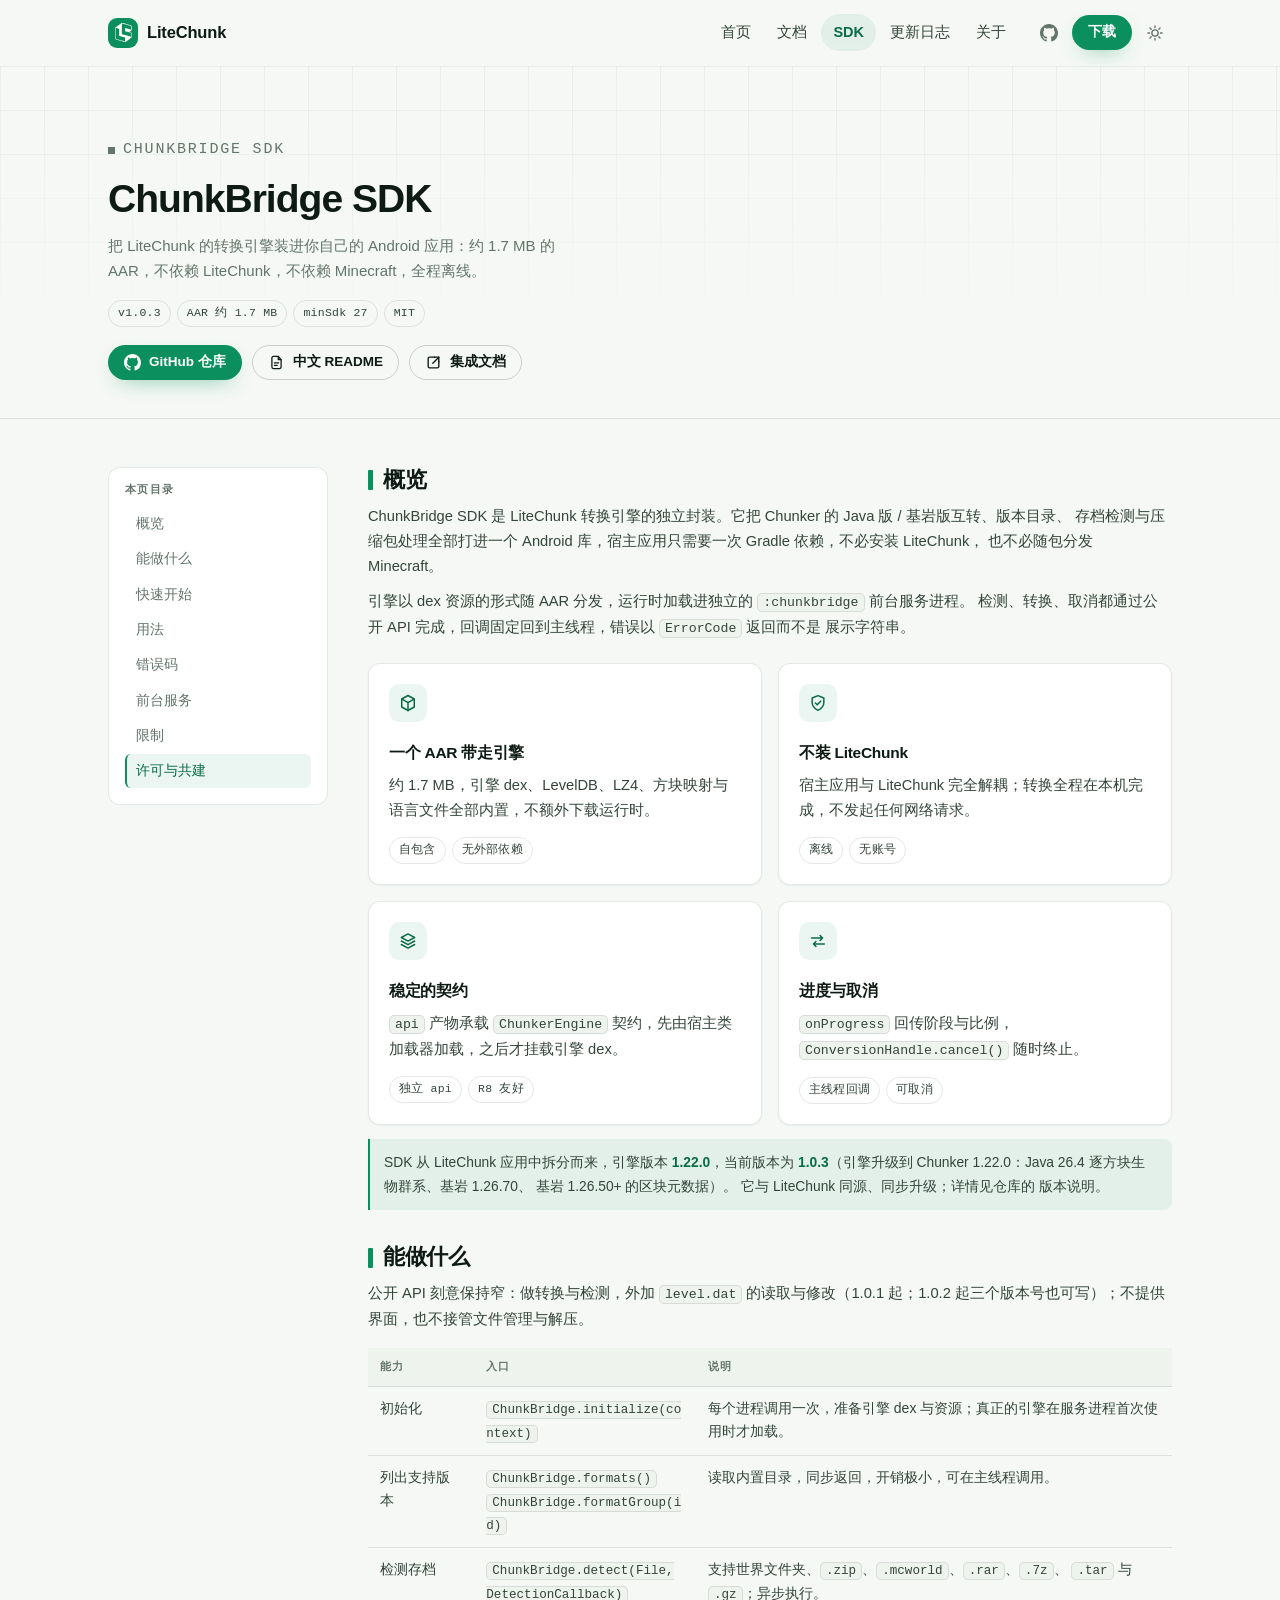
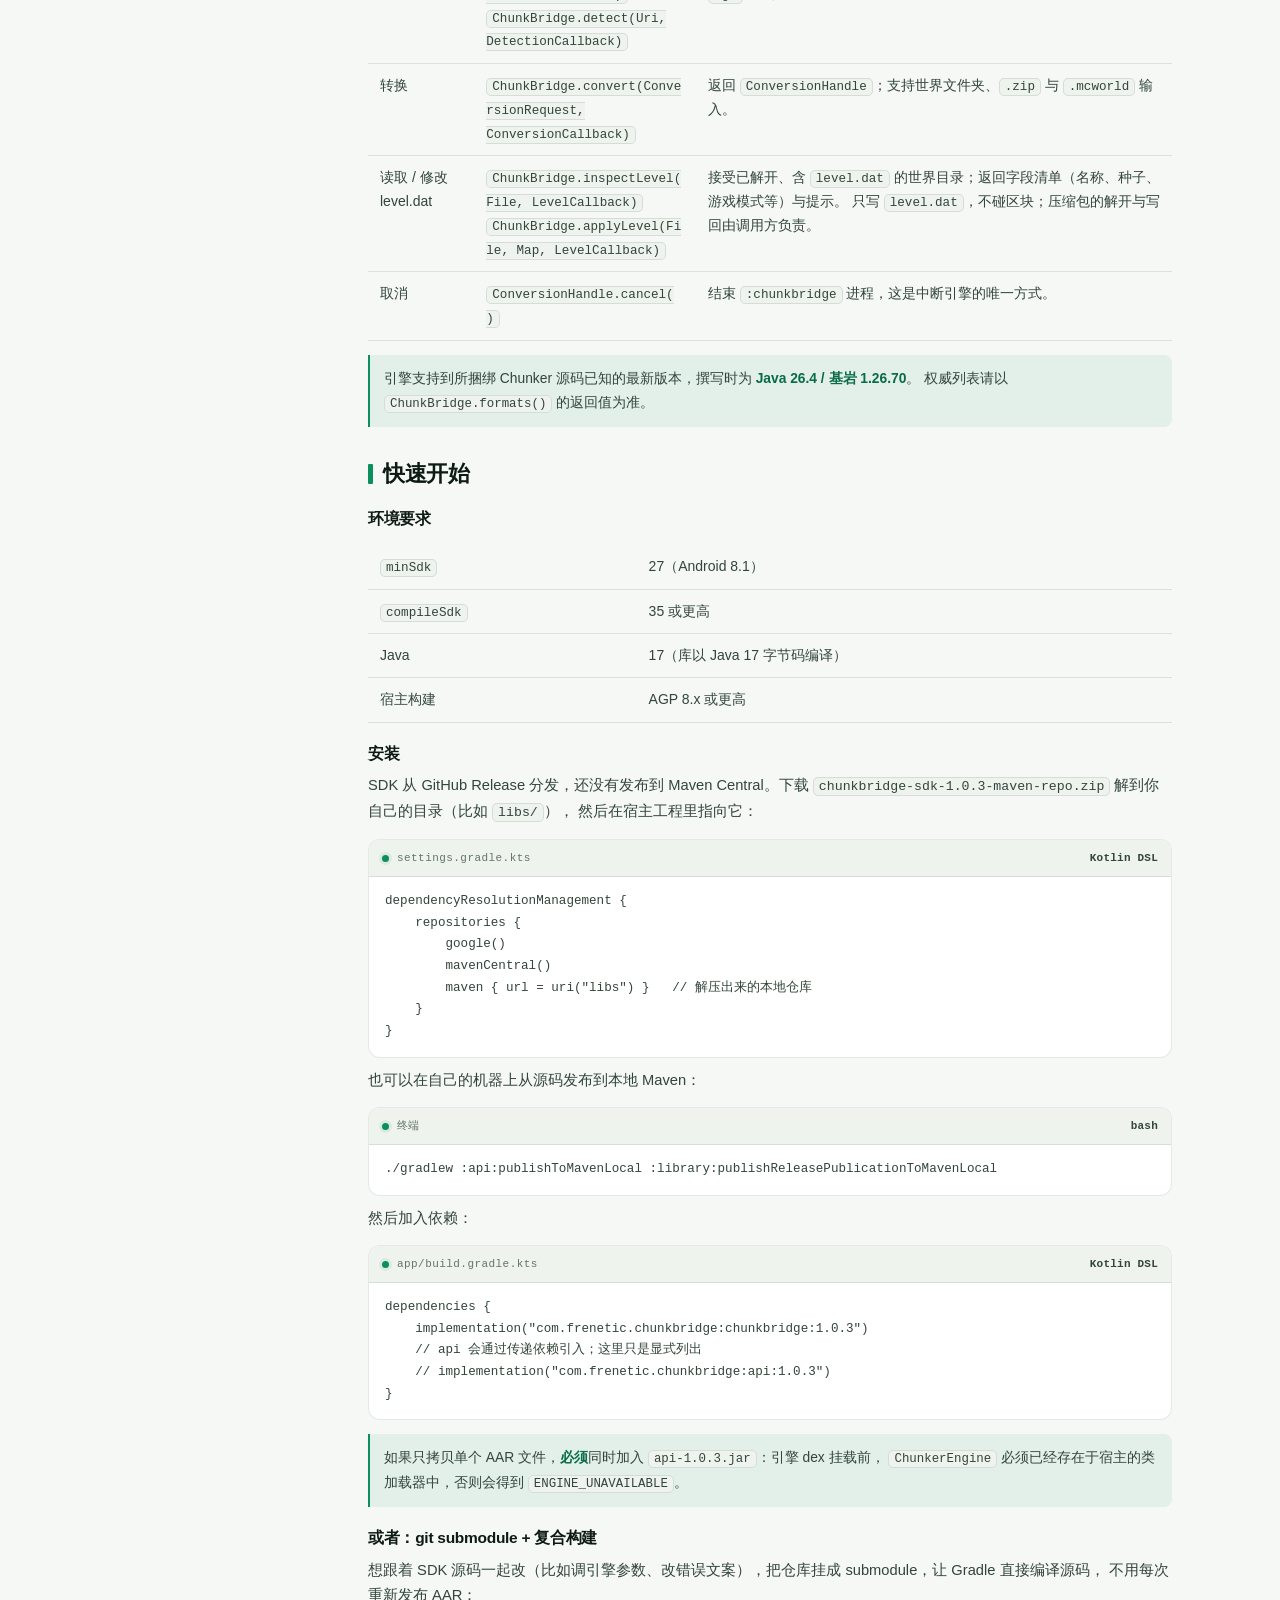
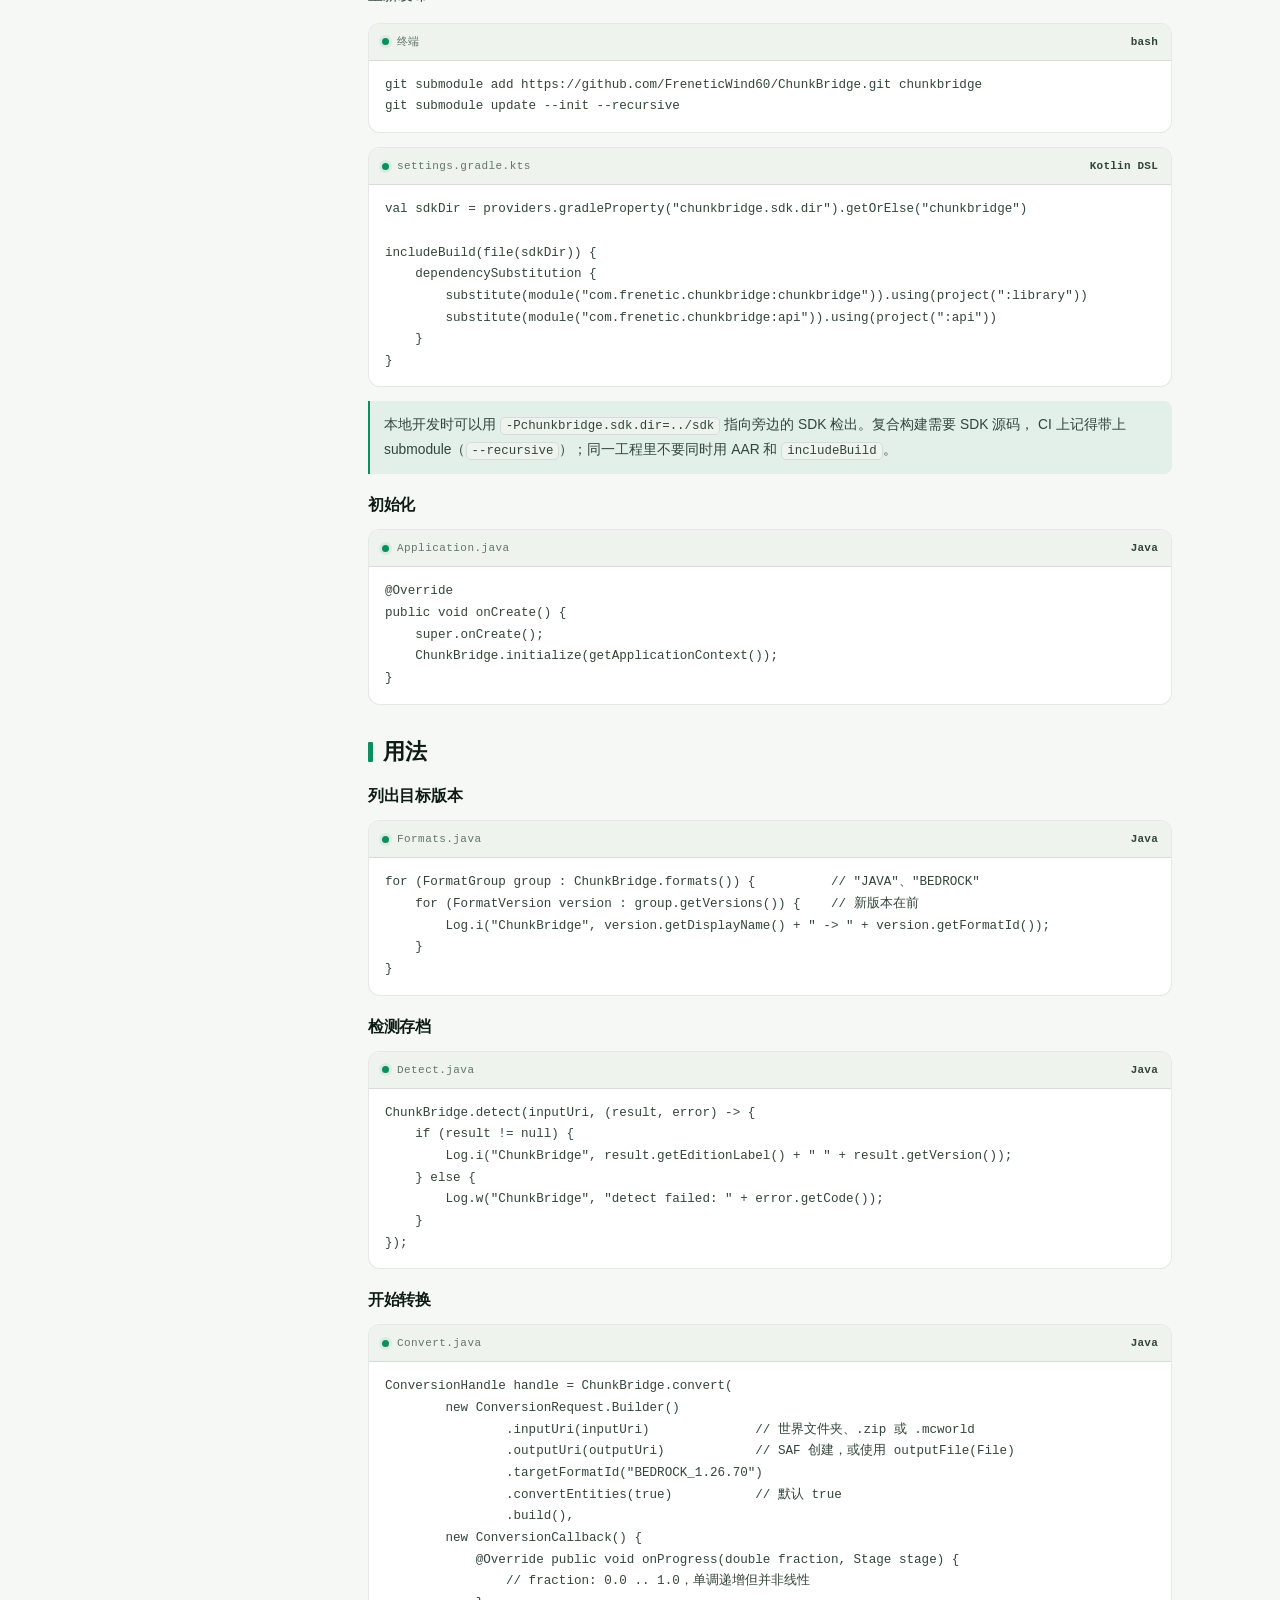
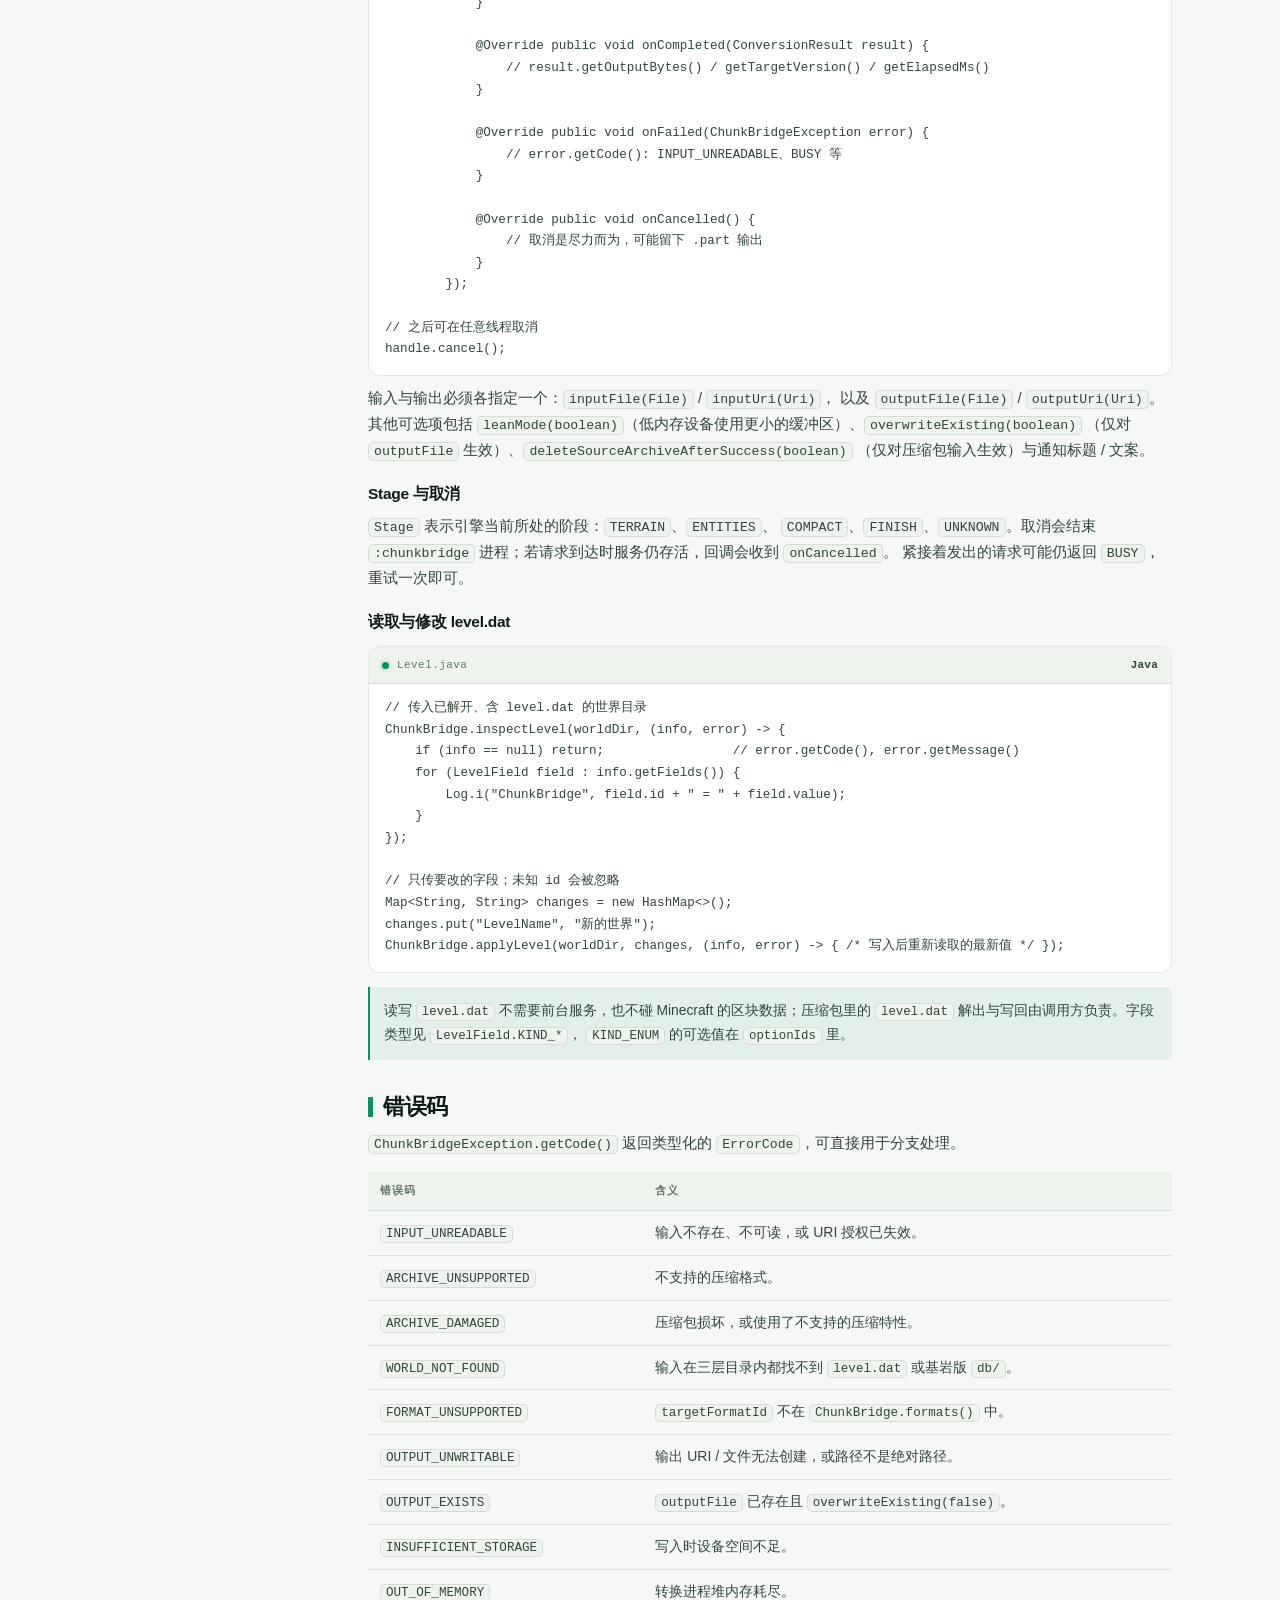
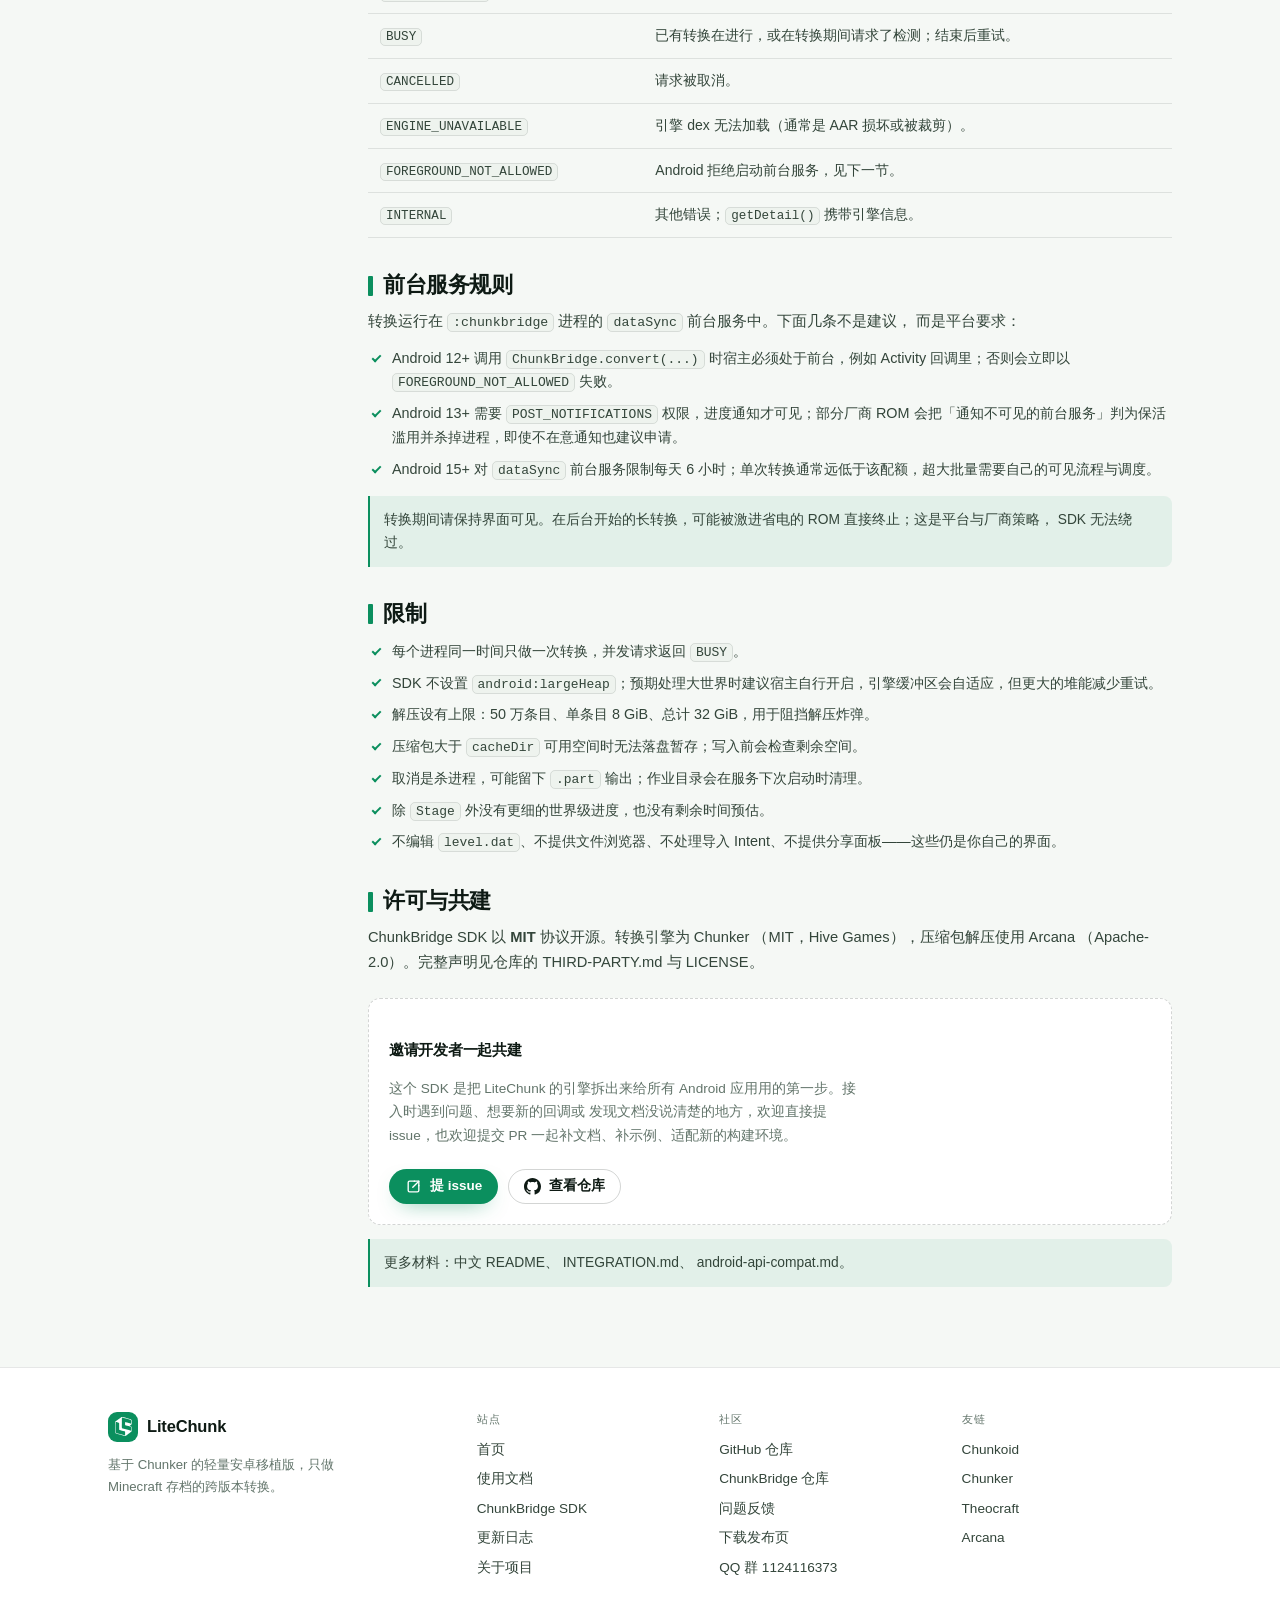
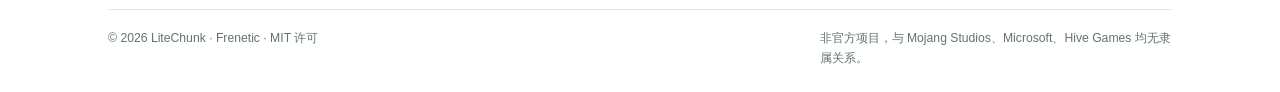
<file: website/sdk.html>
<!DOCTYPE html>
<html lang="zh-CN" data-theme="light">
<head>
  <meta charset="UTF-8">
  <meta name="viewport" content="width=device-width, initial-scale=1">
  <title>ChunkBridge SDK — LiteChunk</title>
  <meta name="description" content="ChunkBridge SDK：LiteChunk 转换引擎的独立 Android 库。约 1.7 MB AAR，不依赖 LiteChunk 与 Minecraft，全程离线，支持 Java 版与基岩版互转。">
  <meta name="theme-color" content="#f5f8f5">

  <script>
    (function () {
      try {
        var t = localStorage.getItem('lc-theme');
        if (!t) t = matchMedia('(prefers-color-scheme: dark)').matches ? 'dark' : 'light';
        document.documentElement.setAttribute('data-theme', t);
      } catch (e) { }
    })();
  </script>

  <link rel="icon" type="image/svg+xml" href="favicon.svg">
  <link rel="stylesheet" href="common.css">
</head>
<body>
  <a class="skip" href="#main">跳到正文</a>

  <svg class="sprite" aria-hidden="true" focusable="false" xmlns="http://www.w3.org/2000/svg">
    <defs><clipPath id="crate-top"><rect x="0" y="0" width="24" height="9.3" /></clipPath></defs>
    <symbol id="i-crate" viewBox="0 0 24 24">
      <path fill="currentColor"
        d="M19.895 11.048a.116.116 0 0 0 .031.201c1.621.579 2.393.66 2.393 2.081v4.011c0 .716-.051.88-.531 1.254c-.877.683-6.185 4.747-6.392 4.913c-.774.62-1.169.556-2.054.339a515 515 0 0 1-9.945-2.577c-1.746-.47-1.701-2.064-1.701-3.203c0-3.945-.015-7.468-.015-11.202c0-1.186.049-1.222.95-1.881c.83-.607 4.296-3.135 6.153-4.499c.553-.406.828-.607 1.618-.406c1.616.41 6.664 1.649 9.382 2.339c2.083.529 2.535.893 2.535 2.326V8.38c0 .465-.007.638-.408.981c-.202.173-1.348 1.14-2.016 1.687m1.624-2.556a.113.113 0 0 0 .141-.112c.001-1.414.011-2.495.011-3.666c0-.622-.35-1.137-1.121-1.343C16.501 2.29 10.486.866 10.191.778c-.197-.059-.322.108-.322.199c-.001 4.294.029 7.832.029 11.854c0 .741.408 1.525 1.292 1.765c3.582.973 6.578 1.655 10.331 2.667a.115.115 0 0 0 .143-.112c.001-.848.014-1.405.014-1.95c0-2.27.279-2.679-1.57-3.194c-2.198-.612-5.306-1.378-5.554-1.441c-.485-.124-.548-.266-.548-.591c0-.122-.011-2.346-.003-2.869c.002-.157.006-.31.157-.397c.134-.077.264-.046.664.053c.448.111 4.598 1.186 6.695 1.73m-7.65 14.735a.114.114 0 0 0 .142-.111c.001-1.185.017-2.484.017-3.352c0-1.475.182-1.334-1.064-1.639c-1.474-.36-4.433-1.146-5.967-1.552c-.355-.094-.459-.424-.459-.998c0-1.726-.006-4.575-.006-6.577c0-1.834.193-1.599-.703-1.832c-.565-.146-2.468-.637-3.313-.828c-.144-.032-.225.085-.225.224c-.003 3.939.053 8.211.053 11.994c0 1.228.439 1.815 1.321 2.051c3.589.963 6.446 1.652 10.204 2.62" />
      <g clip-path="url(#crate-top)">
        <path fill="#ffffff" opacity=".32"
          d="M19.895 11.048a.116.116 0 0 0 .031.201c1.621.579 2.393.66 2.393 2.081v4.011c0 .716-.051.88-.531 1.254c-.877.683-6.185 4.747-6.392 4.913c-.774.62-1.169.556-2.054.339a515 515 0 0 1-9.945-2.577c-1.746-.47-1.701-2.064-1.701-3.203c0-3.945-.015-7.468-.015-11.202c0-1.186.049-1.222.95-1.881c.83-.607 4.296-3.135 6.153-4.499c.553-.406.828-.607 1.618-.406c1.616.41 6.664 1.649 9.382 2.339c2.083.529 2.535.893 2.535 2.326V8.38c0 .465-.007.638-.408.981c-.202.173-1.348 1.14-2.016 1.687m1.624-2.556a.113.113 0 0 0 .141-.112c.001-1.414.011-2.495.011-3.666c0-.622-.35-1.137-1.121-1.343C16.501 2.29 10.486.866 10.191.778c-.197-.059-.322.108-.322.199c-.001 4.294.029 7.832.029 11.854c0 .741.408 1.525 1.292 1.765c3.582.973 6.578 1.655 10.331 2.667a.115.115 0 0 0 .143-.112c.001-.848.014-1.405.014-1.95c0-2.27.279-2.679-1.57-3.194c-2.198-.612-5.306-1.378-5.554-1.441c-.485-.124-.548-.266-.548-.591c0-.122-.011-2.346-.003-2.869c.002-.157.006-.31.157-.397c.134-.077.264-.046.664.053c.448.111 4.598 1.186 6.695 1.73m-7.65 14.735a.114.114 0 0 0 .142-.111c.001-1.185.017-2.484.017-3.352c0-1.475.182-1.334-1.064-1.639c-1.474-.36-4.433-1.146-5.967-1.552c-.355-.094-.459-.424-.459-.998c0-1.726-.006-4.575-.006-6.577c0-1.834.193-1.599-.703-1.832c-.565-.146-2.468-.637-3.313-.828c-.144-.032-.225.085-.225.224c-.003 3.939.053 8.211.053 11.994c0 1.228.439 1.815 1.321 2.051c3.589.963 6.446 1.652 10.204 2.62" />
      </g>
    </symbol>
    <symbol id="i-sun" viewBox="0 0 24 24" fill="none" stroke="currentColor" stroke-width="1.8" stroke-linecap="round">
      <circle cx="12" cy="12" r="4.2" />
      <path d="M12 2.6v2.2M12 19.2v2.2M2.6 12h2.2M19.2 12h2.2M5.3 5.3l1.6 1.6M17.1 17.1l1.6 1.6M18.7 5.3l-1.6 1.6M6.9 17.1l-1.6 1.6" />
    </symbol>
    <symbol id="i-moon" viewBox="0 0 24 24" fill="none" stroke="currentColor" stroke-width="1.8"
      stroke-linecap="round" stroke-linejoin="round">
      <path d="M20.4 14.3A8.7 8.7 0 1 1 9.6 3.5a6.8 6.8 0 0 0 10.8 10.8Z" />
    </symbol>
    <symbol id="i-menu" viewBox="0 0 24 24" fill="none" stroke="currentColor" stroke-width="1.8" stroke-linecap="round">
      <path d="M4 7h16M4 12h16M4 17h16" />
    </symbol>
    <symbol id="i-close" viewBox="0 0 24 24" fill="none" stroke="currentColor" stroke-width="1.8" stroke-linecap="round">
      <path d="M6 6l12 12M18 6 6 18" />
    </symbol>
    <symbol id="i-github" viewBox="0 0 16 16">
      <path fill="currentColor"
        d="M8 0C3.58 0 0 3.58 0 8c0 3.54 2.29 6.53 5.47 7.59.4.07.55-.17.55-.38 0-.19-.01-.82-.01-1.49-2.01.37-2.53-.49-2.69-.94-.09-.23-.48-.94-.82-1.13-.28-.15-.68-.52-.01-.53.63-.01 1.08.58 1.23.82.72 1.21 1.87.87 2.33.66.07-.52.28-.87.51-1.07-1.78-.2-3.64-.89-3.64-3.95 0-.87.31-1.59.82-2.15-.08-.2-.36-1.02.08-2.12 0 0 .67-.21 2.2.82.64-.18 1.32-.27 2-.27.68 0 1.36.09 2 .27 1.53-1.04 2.2-.82 2.2-.82.44 1.1.16 1.92.08 2.12.51.56.82 1.27.82 2.15 0 3.07-1.87 3.75-3.65 3.95.29.25.54.73.54 1.48 0 1.07-.01 1.93-.01 2.2 0 .21.15.46.55.38A7.995 7.995 0 0 0 16 8c0-4.42-3.58-8-8-8Z" />
    </symbol>
    <symbol id="i-arrow-up" viewBox="0 0 24 24" fill="none" stroke="currentColor" stroke-width="1.9"
      stroke-linecap="round" stroke-linejoin="round">
      <path d="M12 19.5V4.5" /><path d="m5.5 11 6.5-6.5L18.5 11" />
    </symbol>
    <symbol id="i-doc" viewBox="0 0 24 24" fill="none" stroke="currentColor" stroke-width="1.8"
      stroke-linecap="round" stroke-linejoin="round">
      <path d="M14.5 3.5h-7a2 2 0 0 0-2 2v13a2 2 0 0 0 2 2h9a2 2 0 0 0 2-2V8Z" />
      <path d="M14.5 3.5V8h4" /><path d="M9 12.5h6M9 16h4" />
    </symbol>
    <symbol id="i-external" viewBox="0 0 24 24" fill="none" stroke="currentColor" stroke-width="1.9"
      stroke-linecap="round" stroke-linejoin="round">
      <path d="M13.5 4.5h-7a2 2 0 0 0-2 2v11a2 2 0 0 0 2 2h11a2 2 0 0 0 2-2v-7" />
      <path d="M13 4.5h6.5V11" /><path d="M19.5 4.5 11 13" />
    </symbol>
    <symbol id="i-package" viewBox="0 0 24 24" fill="none" stroke="currentColor" stroke-width="1.8"
      stroke-linecap="round" stroke-linejoin="round">
      <path d="m12 3 7.5 4.2v9.6L12 21l-7.5-4.2V7.2Z" />
      <path d="m4.8 7.4 7.2 4.1 7.2-4.1M12 11.5V21" />
    </symbol>
    <symbol id="i-layers" viewBox="0 0 24 24" fill="none" stroke="currentColor" stroke-width="1.8"
      stroke-linecap="round" stroke-linejoin="round">
      <path d="m12 3.5 8 4.3-8 4.3-8-4.3Z" /><path d="m4 12 8 4.3 8-4.3" /><path d="m4 16.2 8 4.3 8-4.3" />
    </symbol>
    <symbol id="i-shield" viewBox="0 0 24 24" fill="none" stroke="currentColor" stroke-width="1.8"
      stroke-linecap="round" stroke-linejoin="round">
      <path d="M12 3.2 5 6v5.4c0 4.1 2.9 7.4 7 9.4 4.1-2 7-5.3 7-9.4V6Z" />
      <path d="m8.8 12 2.2 2.2 4.2-4.4" />
    </symbol>
    <symbol id="i-swap" viewBox="0 0 24 24" fill="none" stroke="currentColor" stroke-width="1.8"
      stroke-linecap="round" stroke-linejoin="round">
      <path d="M4.5 8.5h13M14.5 5.5l3 3-3 3" /><path d="M19.5 15.5h-13M9.5 12.5l-3 3 3 3" />
    </symbol>

  </svg>

  <header class="site-head" id="siteHead">
    <div class="wrap head__in">
      <a class="brand" href="index.html" aria-label="LiteChunk 首页">
        <span class="brand__mark" aria-hidden="true"><svg viewBox="0 0 24 24"><use href="#i-crate"></use></svg></span>
        <span class="brand__name">Lite<b>Chunk</b></span>
      </a>

      <nav class="nav" id="siteNav" aria-label="主导航">
        <a href="index.html" data-nav>首页</a>
        <a href="doc.html" data-nav>文档</a>
        <a href="sdk.html" data-nav>SDK</a>
        <a href="log.html" data-nav>更新日志</a>
        <a href="about.html" data-nav>关于</a>
        <div class="nav__dl"><a class="btn btn--primary" href="index.html#download">下载 LiteChunk</a></div>
      </nav>

      <div class="head__act">
        <a class="icon-btn head__cta" href="https://github.com/FreneticWind60/LiteChunk" target="_blank"
          rel="noopener" aria-label="GitHub 仓库" title="GitHub 仓库">
          <svg><use href="#i-github"></use></svg>
        </a>
        <a class="btn btn--primary btn--sm head__dl" href="index.html#download">下载</a>
        <button class="icon-btn theme-btn" id="themeBtn" type="button" aria-label="切换主题" aria-pressed="false">
          <svg class="i-sun" aria-hidden="true"><use href="#i-sun"></use></svg>
          <svg class="i-moon" aria-hidden="true"><use href="#i-moon"></use></svg>
        </button>
        <button class="icon-btn menu-btn" id="menuBtn" type="button" aria-label="打开菜单"
          aria-expanded="false" aria-controls="siteNav">
          <svg class="i-menu" aria-hidden="true"><use href="#i-menu"></use></svg>
          <svg class="i-close" aria-hidden="true"><use href="#i-close"></use></svg>
        </button>
      </div>
    </div>
  </header>

  <main id="main">

    <div class="page-head">
      <div class="wrap">
        <p class="eyebrow">chunkbridge sdk</p>
        <h1>ChunkBridge SDK</h1>
        <p>把 LiteChunk 的转换引擎装进你自己的 Android 应用：约 1.7 MB 的 AAR，不依赖 LiteChunk，不依赖 Minecraft，全程离线。</p>
        <ul class="tags" style="margin-top:16px">
          <li>v1.0.3</li><li>AAR 约 1.7 MB</li><li>minSdk 27</li><li>MIT</li>
        </ul>
        <div class="toolbar" style="margin-top:18px">
          <a class="btn btn--primary btn--sm" href="https://github.com/FreneticWind60/ChunkBridge"
            target="_blank" rel="noopener"><svg aria-hidden="true"><use href="#i-github"></use></svg>GitHub 仓库</a>
          <a class="btn btn--ghost btn--sm" href="https://github.com/FreneticWind60/ChunkBridge/blob/main/README.zh-CN.md"
            target="_blank" rel="noopener"><svg aria-hidden="true"><use href="#i-doc"></use></svg>中文 README</a>
          <a class="btn btn--ghost btn--sm" href="https://github.com/FreneticWind60/ChunkBridge/blob/main/docs/INTEGRATION.md"
            target="_blank" rel="noopener"><svg aria-hidden="true"><use href="#i-external"></use></svg>集成文档</a>
        </div>
      </div>
    </div>

    <div class="wrap doc">
      <aside class="doc__toc" aria-label="本页目录">
        <h2>本页目录</h2>
        <ol>
          <li><a href="#overview">概览</a></li>
          <li><a href="#capabilities">能做什么</a></li>
          <li><a href="#quickstart">快速开始</a></li>
          <li><a href="#usage">用法</a></li>
          <li><a href="#errors">错误码</a></li>
          <li><a href="#foreground">前台服务</a></li>
          <li><a href="#limits">限制</a></li>
          <li><a href="#license">许可与共建</a></li>
        </ol>
      </aside>

      <div class="doc__body">
        <section id="overview">
          <h2>概览</h2>
          <p>
            ChunkBridge SDK 是 LiteChunk 转换引擎的独立封装。它把 Chunker 的 Java 版 / 基岩版互转、版本目录、
            存档检测与压缩包处理全部打进一个 Android 库，宿主应用只需要一次 Gradle 依赖，不必安装 LiteChunk，
            也不必随包分发 Minecraft。
          </p>
          <p>
            引擎以 dex 资源的形式随 AAR 分发，运行时加载进独立的 <code>:chunkbridge</code> 前台服务进程。
            检测、转换、取消都通过公开 API 完成，回调固定回到主线程，错误以 <code>ErrorCode</code> 返回而不是
            展示字符串。
          </p>

          <div class="grid grid--feats grid--feats--2x2" style="margin-top:22px">
            <article class="feat reveal">
              <span class="feat__icon"><svg aria-hidden="true"><use href="#i-package"></use></svg></span>
              <h3>一个 AAR 带走引擎</h3>
              <p>约 1.7 MB，引擎 dex、LevelDB、LZ4、方块映射与语言文件全部内置，不额外下载运行时。</p>
              <ul class="tags"><li>自包含</li><li>无外部依赖</li></ul>
            </article>

            <article class="feat reveal">
              <span class="feat__icon"><svg aria-hidden="true"><use href="#i-shield"></use></svg></span>
              <h3>不装 LiteChunk</h3>
              <p>宿主应用与 LiteChunk 完全解耦；转换全程在本机完成，不发起任何网络请求。</p>
              <ul class="tags"><li>离线</li><li>无账号</li></ul>
            </article>

            <article class="feat reveal">
              <span class="feat__icon"><svg aria-hidden="true"><use href="#i-layers"></use></svg></span>
              <h3>稳定的契约</h3>
              <p><code>api</code> 产物承载 <code>ChunkerEngine</code> 契约，先由宿主类加载器加载，之后才挂载引擎 dex。</p>
              <ul class="tags"><li>独立 api</li><li>R8 友好</li></ul>
            </article>

            <article class="feat reveal">
              <span class="feat__icon"><svg aria-hidden="true"><use href="#i-swap"></use></svg></span>
              <h3>进度与取消</h3>
              <p><code>onProgress</code> 回传阶段与比例，<code>ConversionHandle.cancel()</code> 随时终止。</p>
              <ul class="tags"><li>主线程回调</li><li>可取消</li></ul>
            </article>
          </div>

          <p class="note">
            SDK 从 LiteChunk 应用中拆分而来，引擎版本 <strong>1.22.0</strong>，当前版本为
            <strong>1.0.3</strong>（引擎升级到 Chunker 1.22.0：Java 26.4 逐方块生物群系、基岩 1.26.70、
            基岩 1.26.50+ 的区块元数据）。
            它与 LiteChunk 同源、同步升级；详情见仓库的
            <a href="https://github.com/FreneticWind60/ChunkBridge/blob/main/VERSION.zh-CN.md"
              target="_blank" rel="noopener">版本说明</a>。
          </p>
        </section>

        <section id="capabilities">
          <h2>能做什么</h2>
          <p>公开 API 刻意保持窄：做转换与检测，外加 <code>level.dat</code> 的读取与修改（1.0.1 起；1.0.2 起三个版本号也可写）；不提供界面，也不接管文件管理与解压。</p>

          <div class="table-wrap">
            <table class="log-table">
              <thead>
                <tr><th>能力</th><th>入口</th><th>说明</th></tr>
              </thead>
              <tbody>
                <tr>
                  <td>初始化</td>
                  <td><code>ChunkBridge.initialize(context)</code></td>
                  <td>每个进程调用一次，准备引擎 dex 与资源；真正的引擎在服务进程首次使用时才加载。</td>
                </tr>
                <tr>
                  <td>列出支持版本</td>
                  <td><code>ChunkBridge.formats()</code><br><code>ChunkBridge.formatGroup(id)</code></td>
                  <td>读取内置目录，同步返回，开销极小，可在主线程调用。</td>
                </tr>
                <tr>
                  <td>检测存档</td>
                  <td><code>ChunkBridge.detect(File, DetectionCallback)</code><br>
                    <code>ChunkBridge.detect(Uri, DetectionCallback)</code></td>
                  <td>支持世界文件夹、<code>.zip</code>、<code>.mcworld</code>、<code>.rar</code>、<code>.7z</code>、
                    <code>.tar</code> 与 <code>.gz</code>；异步执行。</td>
                </tr>
                <tr>
                  <td>转换</td>
                  <td><code>ChunkBridge.convert(ConversionRequest, ConversionCallback)</code></td>
                  <td>返回 <code>ConversionHandle</code>；支持世界文件夹、<code>.zip</code> 与 <code>.mcworld</code> 输入。</td>
                </tr>
                <tr>
                  <td>读取 / 修改 level.dat</td>
                  <td><code>ChunkBridge.inspectLevel(File, LevelCallback)</code><br>
                    <code>ChunkBridge.applyLevel(File, Map, LevelCallback)</code></td>
                  <td>接受已解开、含 <code>level.dat</code> 的世界目录；返回字段清单（名称、种子、游戏模式等）与提示。
                    只写 <code>level.dat</code>，不碰区块；压缩包的解开与写回由调用方负责。</td>
                </tr>
                <tr>
                  <td>取消</td>
                  <td><code>ConversionHandle.cancel()</code></td>
                  <td>结束 <code>:chunkbridge</code> 进程，这是中断引擎的唯一方式。</td>
                </tr>
              </tbody>
            </table>
          </div>

          <p class="note">
            引擎支持到所捆绑 Chunker 源码已知的最新版本，撰写时为 <strong>Java 26.4 / 基岩 1.26.70</strong>。
            权威列表请以 <code>ChunkBridge.formats()</code> 的返回值为准。
          </p>
        </section>

        <section id="quickstart">
          <h2>快速开始</h2>

          <h3>环境要求</h3>
          <div class="table-wrap">
            <table class="log-table">
              <tbody>
                <tr><td><code>minSdk</code></td><td>27（Android 8.1）</td></tr>
                <tr><td><code>compileSdk</code></td><td>35 或更高</td></tr>
                <tr><td>Java</td><td>17（库以 Java 17 字节码编译）</td></tr>
                <tr><td>宿主构建</td><td>AGP 8.x 或更高</td></tr>
              </tbody>
            </table>
          </div>

          <h3>安装</h3>
          <p>
            SDK 从 <a href="https://github.com/FreneticWind60/ChunkBridge/releases/tag/v1.0.3"
              target="_blank" rel="noopener">GitHub Release</a> 分发，还没有发布到 Maven Central。下载
            <code>chunkbridge-sdk-1.0.3-maven-repo.zip</code> 解到你自己的目录（比如 <code>libs/</code>），
            然后在宿主工程里指向它：
          </p>
          <div class="codeblock">
            <div class="codeblock__bar"><span class="dot"></span>settings.gradle.kts<b>Kotlin DSL</b></div>
            <pre><code>dependencyResolutionManagement {
    repositories {
        google()
        mavenCentral()
        maven { url = uri("libs") }   // 解压出来的本地仓库
    }
}</code></pre>
          </div>
          <p>
            也可以在自己的机器上从源码发布到本地 Maven：
          </p>
          <div class="codeblock">
            <div class="codeblock__bar"><span class="dot"></span>终端<b>bash</b></div>
            <pre><code>./gradlew :api:publishToMavenLocal :library:publishReleasePublicationToMavenLocal</code></pre>
          </div>

          <p>然后加入依赖：</p>
          <div class="codeblock">
            <div class="codeblock__bar"><span class="dot"></span>app/build.gradle.kts<b>Kotlin DSL</b></div>
            <pre><code>dependencies {
    implementation("com.frenetic.chunkbridge:chunkbridge:1.0.3")
    // api 会通过传递依赖引入；这里只是显式列出
    // implementation("com.frenetic.chunkbridge:api:1.0.3")
}</code></pre>
          </div>

          <p class="note">
            如果只拷贝单个 AAR 文件，<strong>必须</strong>同时加入 <code>api-1.0.3.jar</code>：引擎 dex 挂载前，
            <code>ChunkerEngine</code> 必须已经存在于宿主的类加载器中，否则会得到 <code>ENGINE_UNAVAILABLE</code>。
          </p>

          <h3>或者：git submodule + 复合构建</h3>
          <p>
            想跟着 SDK 源码一起改（比如调引擎参数、改错误文案），把仓库挂成 submodule，让 Gradle 直接编译源码，
            不用每次重新发布 AAR：
          </p>
          <div class="codeblock">
            <div class="codeblock__bar"><span class="dot"></span>终端<b>bash</b></div>
            <pre><code>git submodule add https://github.com/FreneticWind60/ChunkBridge.git chunkbridge
git submodule update --init --recursive</code></pre>
          </div>
          <div class="codeblock">
            <div class="codeblock__bar"><span class="dot"></span>settings.gradle.kts<b>Kotlin DSL</b></div>
            <pre><code>val sdkDir = providers.gradleProperty("chunkbridge.sdk.dir").getOrElse("chunkbridge")

includeBuild(file(sdkDir)) {
    dependencySubstitution {
        substitute(module("com.frenetic.chunkbridge:chunkbridge")).using(project(":library"))
        substitute(module("com.frenetic.chunkbridge:api")).using(project(":api"))
    }
}</code></pre>
          </div>
          <p class="note">
            本地开发时可以用 <code>-Pchunkbridge.sdk.dir=../sdk</code> 指向旁边的 SDK 检出。复合构建需要 SDK 源码，
            CI 上记得带上 submodule（<code>--recursive</code>）；同一工程里不要同时用 AAR 和 <code>includeBuild</code>。
          </p>

          <h3>初始化</h3>
          <div class="codeblock">
            <div class="codeblock__bar"><span class="dot"></span>Application.java<b>Java</b></div>
            <pre><code>@Override
public void onCreate() {
    super.onCreate();
    ChunkBridge.initialize(getApplicationContext());
}</code></pre>
          </div>
        </section>

        <section id="usage">
          <h2>用法</h2>

          <h3>列出目标版本</h3>
          <div class="codeblock">
            <div class="codeblock__bar"><span class="dot"></span>Formats.java<b>Java</b></div>
            <pre><code>for (FormatGroup group : ChunkBridge.formats()) {          // "JAVA"、"BEDROCK"
    for (FormatVersion version : group.getVersions()) {    // 新版本在前
        Log.i("ChunkBridge", version.getDisplayName() + " -> " + version.getFormatId());
    }
}</code></pre>
          </div>

          <h3>检测存档</h3>
          <div class="codeblock">
            <div class="codeblock__bar"><span class="dot"></span>Detect.java<b>Java</b></div>
            <pre><code>ChunkBridge.detect(inputUri, (result, error) -> {
    if (result != null) {
        Log.i("ChunkBridge", result.getEditionLabel() + " " + result.getVersion());
    } else {
        Log.w("ChunkBridge", "detect failed: " + error.getCode());
    }
});</code></pre>
          </div>

          <h3>开始转换</h3>
          <div class="codeblock">
            <div class="codeblock__bar"><span class="dot"></span>Convert.java<b>Java</b></div>
            <pre><code>ConversionHandle handle = ChunkBridge.convert(
        new ConversionRequest.Builder()
                .inputUri(inputUri)              // 世界文件夹、.zip 或 .mcworld
                .outputUri(outputUri)            // SAF 创建，或使用 outputFile(File)
                .targetFormatId("BEDROCK_1.26.70")
                .convertEntities(true)           // 默认 true
                .build(),
        new ConversionCallback() {
            @Override public void onProgress(double fraction, Stage stage) {
                // fraction: 0.0 .. 1.0，单调递增但并非线性
            }

            @Override public void onCompleted(ConversionResult result) {
                // result.getOutputBytes() / getTargetVersion() / getElapsedMs()
            }

            @Override public void onFailed(ChunkBridgeException error) {
                // error.getCode(): INPUT_UNREADABLE、BUSY 等
            }

            @Override public void onCancelled() {
                // 取消是尽力而为，可能留下 .part 输出
            }
        });

// 之后可在任意线程取消
handle.cancel();</code></pre>
          </div>

          <p>
            输入与输出必须各指定一个：<code>inputFile(File)</code> / <code>inputUri(Uri)</code>，
            以及 <code>outputFile(File)</code> / <code>outputUri(Uri)</code>。其他可选项包括
            <code>leanMode(boolean)</code>（低内存设备使用更小的缓冲区）、<code>overwriteExisting(boolean)</code>
            （仅对 <code>outputFile</code> 生效）、<code>deleteSourceArchiveAfterSuccess(boolean)</code>
            （仅对压缩包输入生效）与通知标题 / 文案。
          </p>

          <h3>Stage 与取消</h3>
          <p>
            <code>Stage</code> 表示引擎当前所处的阶段：<code>TERRAIN</code>、<code>ENTITIES</code>、
            <code>COMPACT</code>、<code>FINISH</code>、<code>UNKNOWN</code>。取消会结束
            <code>:chunkbridge</code> 进程；若请求到达时服务仍存活，回调会收到 <code>onCancelled</code>。
            紧接着发出的请求可能仍返回 <code>BUSY</code>，重试一次即可。
          </p>

          <h3>读取与修改 level.dat</h3>
          <div class="codeblock">
            <div class="codeblock__bar"><span class="dot"></span>Level.java<b>Java</b></div>
            <pre><code>// 传入已解开、含 level.dat 的世界目录
ChunkBridge.inspectLevel(worldDir, (info, error) -&gt; {
    if (info == null) return;                 // error.getCode(), error.getMessage()
    for (LevelField field : info.getFields()) {
        Log.i("ChunkBridge", field.id + " = " + field.value);
    }
});

// 只传要改的字段；未知 id 会被忽略
Map&lt;String, String&gt; changes = new HashMap&lt;&gt;();
changes.put("LevelName", "新的世界");
ChunkBridge.applyLevel(worldDir, changes, (info, error) -&gt; { /* 写入后重新读取的最新值 */ });</code></pre>
          </div>
          <p class="note">
            读写 <code>level.dat</code> 不需要前台服务，也不碰 Minecraft 的区块数据；压缩包里的
            <code>level.dat</code> 解出与写回由调用方负责。字段类型见 <code>LevelField.KIND_*</code>，
            <code>KIND_ENUM</code> 的可选值在 <code>optionIds</code> 里。
          </p>
        </section>

        <section id="errors">
          <h2>错误码</h2>
          <p><code>ChunkBridgeException.getCode()</code> 返回类型化的 <code>ErrorCode</code>，可直接用于分支处理。</p>

          <div class="table-wrap">
            <table class="log-table">
              <thead><tr><th>错误码</th><th>含义</th></tr></thead>
              <tbody>
                <tr><td><code>INPUT_UNREADABLE</code></td><td>输入不存在、不可读，或 URI 授权已失效。</td></tr>
                <tr><td><code>ARCHIVE_UNSUPPORTED</code></td><td>不支持的压缩格式。</td></tr>
                <tr><td><code>ARCHIVE_DAMAGED</code></td><td>压缩包损坏，或使用了不支持的压缩特性。</td></tr>
                <tr><td><code>WORLD_NOT_FOUND</code></td><td>输入在三层目录内都找不到 <code>level.dat</code> 或基岩版 <code>db/</code>。</td></tr>
                <tr><td><code>FORMAT_UNSUPPORTED</code></td><td><code>targetFormatId</code> 不在 <code>ChunkBridge.formats()</code> 中。</td></tr>
                <tr><td><code>OUTPUT_UNWRITABLE</code></td><td>输出 URI / 文件无法创建，或路径不是绝对路径。</td></tr>
                <tr><td><code>OUTPUT_EXISTS</code></td><td><code>outputFile</code> 已存在且 <code>overwriteExisting(false)</code>。</td></tr>
                <tr><td><code>INSUFFICIENT_STORAGE</code></td><td>写入时设备空间不足。</td></tr>
                <tr><td><code>OUT_OF_MEMORY</code></td><td>转换进程堆内存耗尽。</td></tr>
                <tr><td><code>BUSY</code></td><td>已有转换在进行，或在转换期间请求了检测；结束后重试。</td></tr>
                <tr><td><code>CANCELLED</code></td><td>请求被取消。</td></tr>
                <tr><td><code>ENGINE_UNAVAILABLE</code></td><td>引擎 dex 无法加载（通常是 AAR 损坏或被裁剪）。</td></tr>
                <tr><td><code>FOREGROUND_NOT_ALLOWED</code></td><td>Android 拒绝启动前台服务，见下一节。</td></tr>
                <tr><td><code>INTERNAL</code></td><td>其他错误；<code>getDetail()</code> 携带引擎信息。</td></tr>
              </tbody>
            </table>
          </div>
        </section>

        <section id="foreground">
          <h2>前台服务规则</h2>
          <p>
            转换运行在 <code>:chunkbridge</code> 进程的 <code>dataSync</code> 前台服务中。下面几条不是建议，
            而是平台要求：
          </p>
          <ul class="checklist">
            <li>Android 12+ 调用 <code>ChunkBridge.convert(...)</code> 时宿主必须处于前台，例如 Activity 回调里；否则会立即以 <code>FOREGROUND_NOT_ALLOWED</code> 失败。</li>
            <li>Android 13+ 需要 <code>POST_NOTIFICATIONS</code> 权限，进度通知才可见；部分厂商 ROM 会把「通知不可见的前台服务」判为保活滥用并杀掉进程，即使不在意通知也建议申请。</li>
            <li>Android 15+ 对 <code>dataSync</code> 前台服务限制每天 6 小时；单次转换通常远低于该配额，超大批量需要自己的可见流程与调度。</li>
          </ul>
          <p class="note">
            转换期间请保持界面可见。在后台开始的长转换，可能被激进省电的 ROM 直接终止；这是平台与厂商策略，
            SDK 无法绕过。
          </p>
        </section>

        <section id="limits">
          <h2>限制</h2>
          <ul class="checklist">
            <li>每个进程同一时间只做一次转换，并发请求返回 <code>BUSY</code>。</li>
            <li>SDK 不设置 <code>android:largeHeap</code>；预期处理大世界时建议宿主自行开启，引擎缓冲区会自适应，但更大的堆能减少重试。</li>
            <li>解压设有上限：50 万条目、单条目 8 GiB、总计 32 GiB，用于阻挡解压炸弹。</li>
            <li>压缩包大于 <code>cacheDir</code> 可用空间时无法落盘暂存；写入前会检查剩余空间。</li>
            <li>取消是杀进程，可能留下 <code>.part</code> 输出；作业目录会在服务下次启动时清理。</li>
            <li>除 <code>Stage</code> 外没有更细的世界级进度，也没有剩余时间预估。</li>
            <li>不编辑 <code>level.dat</code>、不提供文件浏览器、不处理导入 Intent、不提供分享面板——这些仍是你自己的界面。</li>
          </ul>
        </section>

        <section id="license">
          <h2>许可与共建</h2>
          <p>
            ChunkBridge SDK 以 <strong>MIT</strong> 协议开源。转换引擎为
            <a href="https://github.com/HiveGamesOSS/Chunker" target="_blank" rel="noopener">Chunker</a>
            （MIT，Hive Games），压缩包解压使用
            <a href="https://github.com/RealBurst/arcana/" target="_blank" rel="noopener">Arcana</a>
            （Apache-2.0）。完整声明见仓库的
            <a href="https://github.com/FreneticWind60/ChunkBridge/blob/main/THIRD-PARTY.md"
              target="_blank" rel="noopener">THIRD-PARTY.md</a> 与
            <a href="https://github.com/FreneticWind60/ChunkBridge/blob/main/LICENSE"
              target="_blank" rel="noopener">LICENSE</a>。
          </p>

          <div class="callout" style="margin-top:22px">
            <h3>邀请开发者一起共建</h3>
            <p>
              这个 SDK 是把 LiteChunk 的引擎拆出来给所有 Android 应用用的第一步。接入时遇到问题、想要新的回调或
              发现文档没说清楚的地方，欢迎直接提 issue，也欢迎提交 PR 一起补文档、补示例、适配新的构建环境。
            </p>
            <div class="toolbar" style="margin-top:14px">
              <a class="btn btn--primary btn--sm" href="https://github.com/FreneticWind60/ChunkBridge/issues"
                target="_blank" rel="noopener"><svg aria-hidden="true"><use href="#i-external"></use></svg>提 issue</a>
              <a class="btn btn--ghost btn--sm" href="https://github.com/FreneticWind60/ChunkBridge"
                target="_blank" rel="noopener"><svg aria-hidden="true"><use href="#i-github"></use></svg>查看仓库</a>
            </div>
          </div>

          <p class="note">
            更多材料：<a href="https://github.com/FreneticWind60/ChunkBridge/blob/main/README.zh-CN.md"
              target="_blank" rel="noopener">中文 README</a>、
            <a href="https://github.com/FreneticWind60/ChunkBridge/blob/main/docs/INTEGRATION.md"
              target="_blank" rel="noopener">INTEGRATION.md</a>、
            <a href="https://github.com/FreneticWind60/ChunkBridge/blob/main/docs/android-api-compat.md"
              target="_blank" rel="noopener">android-api-compat.md</a>。
          </p>
        </section>
      </div>
    </div>
  </main>

  <footer class="site-foot">
    <div class="wrap">
      <div class="foot__grid">
        <div>
          <div class="foot__brand">
            <span class="brand__mark" aria-hidden="true"><svg viewBox="0 0 24 24"><use href="#i-crate"></use></svg></span>
            <span class="brand__name">Lite<b>Chunk</b></span>
          </div>
          <p class="foot__desc">基于 Chunker 的轻量安卓移植版，只做 Minecraft 存档的跨版本转换。</p>
        </div>
        <div>
          <div class="foot__title">站点</div>
          <nav class="foot__links" aria-label="站点导航">
            <a href="index.html">首页</a><a href="doc.html">使用文档</a>
            <a href="sdk.html">ChunkBridge SDK</a>
            <a href="log.html">更新日志</a><a href="about.html">关于项目</a>
          </nav>
        </div>
        <div>
          <div class="foot__title">社区</div>
          <nav class="foot__links" aria-label="社区链接">
            <a href="https://github.com/FreneticWind60/LiteChunk" target="_blank" rel="noopener">GitHub 仓库</a>
            <a href="https://github.com/FreneticWind60/ChunkBridge" target="_blank" rel="noopener">ChunkBridge 仓库</a>
            <a href="https://github.com/FreneticWind60/LiteChunk/issues" target="_blank" rel="noopener">问题反馈</a>
            <a href="https://github.com/FreneticWind60/LiteChunk/releases" target="_blank" rel="noopener">下载发布页</a>
            <a href="about.html#community">QQ 群 1124116373</a>
          </nav>
        </div>
        <div>
          <div class="foot__title">友链</div>
          <nav class="foot__links" aria-label="友情链接">
            <a href="https://chunkoid.top/" target="_blank" rel="noopener">Chunkoid</a>
            <a href="https://chunker.app/" target="_blank" rel="noopener">Chunker</a>
            <a href="https://theocraft.pages.dev/" target="_blank" rel="noopener">Theocraft</a>
            <a href="https://github.com/RealBurst/arcana/" target="_blank" rel="noopener">Arcana</a>
          </nav>
        </div>
      </div>
      <div class="foot__bottom">
        <span>© <span data-year>2026</span> LiteChunk · Frenetic · MIT 许可</span>
        <span class="dis">非官方项目，与 Mojang Studios、Microsoft、Hive Games 均无隶属关系。</span>
      </div>
    </div>
  </footer>

  <button class="to-top" id="toTop" type="button" aria-label="回到顶部">
    <svg aria-hidden="true"><use href="#i-arrow-up"></use></svg>
  </button>
  <div class="toast" id="toast" role="status" aria-live="polite"></div>

  <script src="common.js" defer></script>
</body>
</html>
</file>
<file: website/common.css>
/* ============================================================
   LiteChunk 官网 · 公共样式
   纯手写 CSS，无框架、无外链字体，深色为默认（跟随系统）
   ============================================================ */

/* ---------------- 设计令牌 ---------------- */
:root {
  color-scheme: light;

  --page: #f5f8f5;
  --surface: #ffffff;
  --surface-2: #eef3ee;
  --surface-3: #e5ece7;
  --ink: #0e1a14;
  --ink-2: #33453a;
  --muted: #63756b;
  --line: rgba(14, 26, 20, .10);
  --line-2: rgba(14, 26, 20, .18);

  --accent: #0b8f5e;
  --accent-soft: #3ddc97;
  --accent-ink: #0a6b47;
  --accent-wash: rgba(11, 143, 94, .08);
  --on-accent: #ffffff;

  --warn: #9a5b00;
  --warn-wash: rgba(180, 110, 0, .10);

  --shadow-1: 0 1px 2px rgba(14, 26, 20, .05);
  --shadow-2: 0 1px 2px rgba(14, 26, 20, .05), 0 14px 34px -18px rgba(14, 26, 20, .28);

  --wrap: 1120px;
  --head-h: 62px;
  --r-sm: 8px;
  --r-md: 12px;
  --r-lg: 18px;

  --sans: -apple-system, BlinkMacSystemFont, "Segoe UI", "Noto Sans SC",
    "PingFang SC", "Hiragino Sans GB", "Microsoft YaHei", sans-serif;
  --mono: ui-monospace, SFMono-Regular, "JetBrains Mono", "Cascadia Mono",
    Consolas, "Liberation Mono", monospace;
}

[data-theme="dark"] {
  color-scheme: dark;

  --page: #080c0a;
  --surface: #0e1613;
  --surface-2: #131e19;
  --surface-3: #182620;
  --ink: #e8f2ec;
  --ink-2: #c2d2c8;
  --muted: #899b91;
  --line: rgba(232, 242, 236, .10);
  --line-2: rgba(232, 242, 236, .20);

  --accent: #3ddc97;
  --accent-soft: #6ee7b7;
  --accent-ink: #8ff0c0;
  --accent-wash: rgba(61, 220, 151, .09);
  --on-accent: #06120c;

  --warn: #e8b464;
  --warn-wash: rgba(232, 180, 100, .10);

  --shadow-1: 0 1px 0 rgba(255, 255, 255, .03);
  --shadow-2: 0 18px 44px -26px rgba(0, 0, 0, .9);
}

/* ---------------- 基础 ---------------- */
*, *::before, *::after { box-sizing: border-box; }

html {
  scroll-behavior: smooth;
  scroll-padding-top: calc(var(--head-h) + 18px);
  -webkit-text-size-adjust: 100%;
}

body {
  margin: 0;
  background: var(--page);
  color: var(--ink);
  font-family: var(--sans);
  font-size: 16px;
  line-height: 1.65;
  -webkit-font-smoothing: antialiased;
  text-rendering: optimizeLegibility;
}

img, svg { display: block; max-width: 100%; }
a { color: inherit; text-decoration: none; }
button { font: inherit; color: inherit; }

h1, h2, h3, h4 {
  margin: 0;
  line-height: 1.22;
  letter-spacing: -.018em;
  font-weight: 700;
  text-wrap: balance;
}

p { margin: 0; }
ul, ol { margin: 0; padding: 0; list-style: none; }

::selection { background: var(--accent); color: var(--on-accent); }

:focus-visible {
  outline: 2px solid var(--accent);
  outline-offset: 3px;
  border-radius: 4px;
}

.sprite { position: absolute; width: 0; height: 0; overflow: hidden; }

.skip {
  position: absolute;
  left: -9999px;
  top: 8px;
  z-index: 200;
  padding: 10px 16px;
  background: var(--accent);
  color: var(--on-accent);
  border-radius: var(--r-sm);
  font-weight: 600;
}
.skip:focus { left: 12px; }

/* ---------------- 布局 ---------------- */
.wrap {
  width: 100%;
  max-width: var(--wrap);
  margin-inline: auto;
  padding-inline: 20px;
}

.section { padding-block: clamp(52px, 8vw, 88px); }
.section--tight { padding-block: clamp(34px, 5vw, 52px); }
.section + .section { border-top: 1px solid var(--line); }

/* 章节标题 */
.sec-head { max-width: 640px; }
.sec-head__row {
  display: flex;
  align-items: flex-end;
  justify-content: space-between;
  gap: 20px;
  flex-wrap: wrap;
}
.sec-head h2 { font-size: clamp(22px, 3.6vw, 29px); margin-top: 10px; }
.sec-head p { margin-top: 10px; color: var(--muted); font-size: 15px; }

.eyebrow {
  display: inline-flex;
  align-items: center;
  gap: 8px;
  font-family: var(--mono);
  font-size: 11.5px;
  letter-spacing: .12em;
  text-transform: uppercase;
  color: var(--accent-ink);
}
.eyebrow::before {
  content: "";
  width: 7px;
  height: 7px;
  background: currentColor;
}

/* ---------------- 按钮 ---------------- */
.btn {
  display: inline-flex;
  align-items: center;
  justify-content: center;
  gap: 8px;
  padding: 11px 20px;
  border: 1px solid transparent;
  border-radius: 999px;
  background: var(--surface-2);
  color: var(--ink);
  font-size: 14.5px;
  font-weight: 650;
  line-height: 1.2;
  cursor: pointer;
  transition: background .18s, border-color .18s, transform .18s, box-shadow .18s;
  white-space: nowrap;
}
.btn svg { width: 17px; height: 17px; flex: none; }
.btn:hover { transform: translateY(-1px); }
.btn:active { transform: translateY(0); }

.btn--primary {
  background: var(--accent);
  color: var(--on-accent);
  box-shadow: 0 8px 22px -12px rgba(11, 143, 94, .8);
}
.btn--primary:hover { background: var(--accent-ink); }
[data-theme="dark"] .btn--primary:hover { background: var(--accent-soft); }

.btn--ghost {
  background: transparent;
  border-color: var(--line-2);
  color: var(--ink);
}
.btn--ghost:hover { background: var(--surface-2); border-color: var(--accent); }

.btn--sm { padding: 8px 15px; font-size: 13.5px; }
.btn--lg { padding: 14px 26px; font-size: 15.5px; }

.link-arrow {
  display: inline-flex;
  align-items: center;
  gap: 6px;
  color: var(--accent-ink);
  font-weight: 650;
  font-size: 14.5px;
}
.link-arrow svg { width: 15px; height: 15px; transition: transform .18s; }
.link-arrow:hover svg { transform: translateX(3px); }

/* ---------------- 顶栏 ---------------- */
.site-head {
  position: sticky;
  top: 0;
  z-index: 60;
  height: var(--head-h);
  background: var(--page);
  border-bottom: 1px solid transparent;
  transition: border-color .2s, background .2s, box-shadow .2s;
}
/* 半透明只在支持 backdrop-filter 时才开，避免老浏览器糊成一片 */
@supports (backdrop-filter: blur(10px)) {
  .site-head {
    background: color-mix(in srgb, var(--page) 86%, transparent);
    backdrop-filter: blur(14px) saturate(1.3);
  }
}
.site-head.is-stuck {
  border-bottom-color: var(--line);
  box-shadow: 0 10px 30px -24px rgba(0, 0, 0, .7);
}

.head__in {
  height: 100%;
  display: flex;
  align-items: center;
  gap: 14px;
}

.brand { display: inline-flex; align-items: center; gap: 9px; margin-right: auto; }
.brand__mark {
  display: grid;
  place-items: center;
  width: 30px;
  height: 30px;
  border-radius: 9px;
  background: var(--accent);
  color: var(--on-accent);
  flex: none;
}
.brand__mark svg { width: 19px; height: 19px; }
.brand__name { font-size: 16.5px; font-weight: 600; letter-spacing: -.01em; }
.brand__name b { font-weight: 750; }

.nav { display: flex; align-items: center; gap: 2px; }
.nav > a {
  padding: 7px 12px;
  border-radius: 999px;
  font-size: 14.5px;
  color: var(--ink-2);
  transition: color .16s, background .16s;
}
.nav > a:hover { color: var(--ink); background: var(--surface-2); }
.nav > a[aria-current="page"] { color: var(--accent-ink); background: var(--accent-wash); font-weight: 650; }

.nav__dl { display: none; }
.nav__dl .btn { width: 100%; margin-top: 6px; }

.head__act { display: flex; align-items: center; gap: 6px; }

.icon-btn {
  display: grid;
  place-items: center;
  width: 34px;
  height: 34px;
  padding: 0;
  border: 1px solid transparent;
  border-radius: 10px;
  background: transparent;
  color: var(--muted);
  cursor: pointer;
  transition: color .16s, background .16s, border-color .16s;
}
.icon-btn:hover { color: var(--ink); background: var(--surface-2); border-color: var(--line); }
.icon-btn svg { width: 18px; height: 18px; }

.theme-btn .i-moon { display: none; }
[data-theme="dark"] .theme-btn .i-sun { display: none; }
[data-theme="dark"] .theme-btn .i-moon { display: block; }

.menu-btn { display: none; }
.menu-btn .i-close { display: none; }
.menu-btn[aria-expanded="true"] .i-menu { display: none; }
.menu-btn[aria-expanded="true"] .i-close { display: block; }

.head__cta { display: none; }

/* ---------------- 首屏 ---------------- */
.hero { position: relative; overflow: clip; }
.hero::before {
  /* 网格底纹：纯 CSS，不请求图片 */
  content: "";
  position: absolute;
  inset: 0 0 auto;
  height: 520px;
  background-image:
    linear-gradient(var(--line) 1px, transparent 1px),
    linear-gradient(90deg, var(--line) 1px, transparent 1px);
  background-size: 44px 44px;
  mask-image: radial-gradient(120% 80% at 70% 0%, #000 0%, transparent 72%);
  -webkit-mask-image: radial-gradient(120% 80% at 70% 0%, #000 0%, transparent 72%);
  opacity: .55;
  pointer-events: none;
}
.hero::after {
  content: "";
  position: absolute;
  top: -160px;
  right: -120px;
  width: 560px;
  height: 560px;
  border-radius: 50%;
  background: radial-gradient(circle, var(--accent-wash), transparent 66%);
  pointer-events: none;
}

.hero__in {
  position: relative;
  display: grid;
  gap: 44px;
  padding-block: clamp(36px, 7vw, 76px) clamp(44px, 7vw, 80px);
}

.hero__copy { max-width: 560px; }

.hero h1 {
  margin-top: 16px;
  font-size: clamp(31px, 6.6vw, 52px);
  letter-spacing: -.03em;
  line-height: 1.12;
}
.hero h1 em {
  font-style: normal;
  color: var(--accent-ink);
  /* 模拟荧光笔：一条像素块下划线 */
  background-image: linear-gradient(transparent 84%, var(--accent-wash) 84%);
}
.hero__lead {
  margin-top: 20px;
  max-width: 40ch;
  font-size: clamp(15px, 2.6vw, 17.5px);
  line-height: 1.62;
  color: var(--ink-2);
}
.hero__lead strong { color: var(--ink); font-weight: 650; }

.hero__cta {
  display: flex;
  flex-wrap: wrap;
  gap: 10px;
  margin-top: 26px;
}

.hero__facts {
  display: grid;
  grid-template-columns: repeat(2, minmax(0, 1fr));
  gap: 16px 10px;
  margin-top: 32px;
  padding-top: 24px;
  border-top: 1px solid var(--line);
}
.hero__facts div { display: flex; flex-direction: column; gap: 3px; }
.hero__facts dt {
  font-family: var(--mono);
  font-size: 10.5px;
  letter-spacing: .1em;
  text-transform: uppercase;
  color: var(--muted);
}
.hero__facts dd { margin: 0; font-size: 14.5px; font-weight: 650; }

/* ---- 首屏右侧：转换进度示意（纯 CSS，不是截图） ---- */
.hero__art {
  position: relative;
  display: grid;
  place-items: center;
  min-height: 300px;
}

.demo {
  position: relative;
  z-index: 1;
  width: 100%;
  max-width: 360px;
  border: 1px solid var(--line-2);
  border-radius: var(--r-lg);
  background: var(--surface);
  box-shadow: var(--shadow-2);
  overflow: hidden;
}
.demo__bar {
  display: flex;
  align-items: center;
  gap: 8px;
  padding: 12px 15px;
  border-bottom: 1px solid var(--line);
  background: var(--surface-2);
  font-size: 12.5px;
  color: var(--muted);
}
.demo__dot {
  width: 7px;
  height: 7px;
  border-radius: 50%;
  background: var(--accent);
  box-shadow: 0 0 0 3px var(--accent-wash);
}
.demo__bar b { color: var(--ink); font-weight: 650; }
.demo__pct { margin-left: auto; font-family: var(--mono); font-size: 12px; color: var(--accent-ink); }

.demo__body { padding: 16px 15px 15px; display: grid; gap: 12px; }

.demo__row { display: flex; align-items: center; gap: 11px; }
.demo__tag {
  display: grid;
  place-items: center;
  width: 34px;
  height: 34px;
  border-radius: 9px;
  border: 1px solid var(--line);
  background: var(--surface-2);
  flex: none;
}
.demo__tag svg { width: 17px; height: 17px; }
.demo__tag--be { background: var(--accent-wash); border-color: var(--accent); color: var(--accent-ink); }
.demo__meta { min-width: 0; }
.demo__meta b { display: block; font-size: 13.5px; font-weight: 650; }
.demo__meta small { display: block; font-size: 11.5px; color: var(--muted); font-family: var(--mono); }

.demo__mid {
  display: flex;
  align-items: center;
  gap: 8px;
  padding-left: 45px;
  color: var(--muted);
  font-family: var(--mono);
  font-size: 10.5px;
  letter-spacing: .06em;
  text-transform: uppercase;
}
.demo__mid::after {
  content: "";
  flex: 1;
  height: 1px;
  background: linear-gradient(90deg, var(--line-2), transparent);
}
.demo__mid svg { width: 13px; height: 13px; }

.demo__track {
  height: 5px;
  border-radius: 999px;
  background: var(--surface-3);
  overflow: hidden;
}
.demo__track i {
  display: block;
  height: 100%;
  width: 62%;
  border-radius: 999px;
  background: linear-gradient(90deg, var(--accent), var(--accent-soft));
  /* 缓慢流动的高光，克制一点 */
  background-size: 180% 100%;
  animation: flow 3.4s linear infinite;
}
@keyframes flow {
  0% { background-position: 0% 0; }
  100% { background-position: 180% 0; }
}

.demo__foot {
  display: flex;
  justify-content: space-between;
  font-family: var(--mono);
  font-size: 11px;
  color: var(--muted);
}

/* ---------------- 卡片与网格 ---------------- */
.grid { display: grid; gap: 14px; }
/* 4 张能力卡固定 2×2，避免宽屏下变成 3+1 落单 */
@media (min-width: 560px) {
  .grid.grid--feats--2x2 { grid-template-columns: repeat(2, minmax(0, 1fr)); }
}

.feat {
  position: relative;
  padding: 20px;
  border: 1px solid var(--line);
  border-radius: var(--r-md);
  background: var(--surface);
  box-shadow: var(--shadow-1);
  transition: border-color .18s, transform .18s, box-shadow .18s;
  overflow: hidden;
}
.feat::before {
  /* 顶部一像素的强调条，悬停才亮 */
  content: "";
  position: absolute;
  inset: 0 0 auto;
  height: 2px;
  background: linear-gradient(90deg, var(--accent), transparent 70%);
  opacity: 0;
  transition: opacity .2s;
}
.feat:hover { transform: translateY(-2px); border-color: var(--line-2); box-shadow: var(--shadow-2); }
.feat:hover::before { opacity: 1; }

.feat__icon {
  display: grid;
  place-items: center;
  width: 38px;
  height: 38px;
  border-radius: 10px;
  background: var(--accent-wash);
  color: var(--accent-ink);
  margin-bottom: 14px;
}
.feat__icon svg { width: 20px; height: 20px; }

.feat h3 { font-size: 16px; }
.feat p { margin-top: 7px; font-size: 14px; color: var(--muted); line-height: 1.6; }

.tags { display: flex; flex-wrap: wrap; gap: 6px; margin-top: 14px; }
.tags li {
  padding: 3px 9px;
  border: 1px solid var(--line);
  border-radius: 999px;
  font-size: 11.5px;
  color: var(--ink-2);
  font-family: var(--mono);
  letter-spacing: .02em;
}

/* 四格理由 */
.why {
  display: grid;
  gap: 1px;
  background: var(--line);
  border: 1px solid var(--line);
  border-radius: var(--r-md);
  overflow: hidden;
  margin-top: 26px;
}
.why > div { background: var(--surface); padding: 20px; }
.why h3 { font-size: 15px; display: flex; align-items: center; gap: 8px; }
.why h3 svg { width: 17px; height: 17px; color: var(--accent-ink); flex: none; }
.why p { margin-top: 8px; font-size: 13.8px; color: var(--muted); line-height: 1.6; }

/* 步骤 */
.steps {
  display: grid;
  gap: 14px;
  margin-top: 26px;
  counter-reset: step;
}
.step {
  position: relative;
  padding: 20px 20px 20px 58px;
  border: 1px solid var(--line);
  border-radius: var(--r-md);
  background: var(--surface);
}
.step::before {
  counter-increment: step;
  content: "0" counter(step);
  position: absolute;
  left: 18px;
  top: 20px;
  font-family: var(--mono);
  font-size: 13px;
  font-weight: 700;
  color: var(--accent-ink);
}
.step h3 { font-size: 15px; }
.step p { margin-top: 6px; font-size: 13.8px; color: var(--muted); }

/* ---------------- 下载 ---------------- */
.dl {
  display: grid;
  gap: 26px;
  padding: clamp(22px, 4vw, 34px);
  border: 1px solid var(--line-2);
  border-radius: var(--r-lg);
  background:
    radial-gradient(120% 120% at 100% 0%, var(--accent-wash), transparent 58%),
    var(--surface);
  box-shadow: var(--shadow-2);
}
.dl h2 { font-size: clamp(21px, 3.4vw, 26px); }
.dl__sub { margin-top: 8px; color: var(--muted); font-size: 14.5px; max-width: 46ch; }

.dl__meta {
  display: grid;
  grid-template-columns: repeat(2, minmax(0, 1fr));
  gap: 1px;
  margin-top: 4px;
  background: var(--line);
  border: 1px solid var(--line);
  border-radius: var(--r-sm);
  overflow: hidden;
}
.dl__meta div { background: var(--surface); padding: 11px 13px; }
.dl__meta dt { font-family: var(--mono); font-size: 10px; letter-spacing: .1em; text-transform: uppercase; color: var(--muted); }
.dl__meta dd { margin: 2px 0 0; font-size: 13.5px; font-weight: 650; }

/* 版本速览：下载区右侧那两行 */
.dl__rel { display: grid; gap: 10px; }
.rel {
  display: grid;
  grid-template-columns: auto minmax(0, 1fr) auto;
  align-items: center;
  gap: 12px;
  min-width: 304px;
  padding: 15px 17px;
  border: 1px solid var(--line);
  border-radius: var(--r-md);
  background: var(--surface);
  transition: border-color .18s, transform .18s, box-shadow .18s;
}
.rel:hover { border-color: var(--accent); transform: translateY(-1px); box-shadow: var(--shadow-2); }
.rel__chip {
  padding: 2px 8px;
  border: 1px solid var(--line-2);
  border-radius: 999px;
  font-family: var(--mono);
  font-size: 10.5px;
  color: var(--muted);
  white-space: nowrap;
}
.rel__chip--pre { background: var(--accent-wash); border-color: transparent; color: var(--accent-ink); }
.rel__body b { display: block; font-size: 13.5px; }
.rel__body small {
  display: block;
  margin-top: 2px;
  font-family: var(--mono);
  font-size: 11px;
  color: var(--muted);
}
.rel__go { width: 15px; height: 15px; color: var(--muted); }

.dl__cta { display: flex; flex-wrap: wrap; gap: 10px; }
.dl__note { margin-top: 12px; font-size: 12.5px; color: var(--muted); line-height: 1.65; }

/* ---------------- 友链 ---------------- */
.links { display: grid; gap: 14px; margin-top: 26px; }

.link-card {
  display: flex;
  gap: 13px;
  padding: 17px;
  border: 1px solid var(--line);
  border-radius: var(--r-md);
  background: var(--surface);
  transition: border-color .18s, transform .18s, box-shadow .18s;
}
.link-card:hover { border-color: var(--accent); transform: translateY(-2px); box-shadow: var(--shadow-2); }

.link-card__badge {
  display: grid;
  place-items: center;
  width: 38px;
  height: 38px;
  flex: none;
  border-radius: 10px;
  background: var(--surface-2);
  border: 1px solid var(--line);
  font-family: var(--mono);
  font-size: 13px;
  font-weight: 700;
  color: var(--accent-ink);
  text-transform: uppercase;
}
.link-card__body { min-width: 0; }
.link-card__title { display: flex; align-items: center; gap: 8px; flex-wrap: wrap; }
.link-card__title b { font-size: 15px; }
.link-card__tag {
  padding: 1px 7px;
  border-radius: 999px;
  background: var(--accent-wash);
  color: var(--accent-ink);
  font-size: 10.5px;
  font-family: var(--mono);
  letter-spacing: .02em;
}
.link-card p, .link-card__desc { margin-top: 5px; font-size: 13px; color: var(--muted); line-height: 1.55; }
.link-card__desc { display: block; }
.link-card__host {
  display: block;
  margin-top: 7px;
  font-family: var(--mono);
  font-size: 10.5px;
  color: var(--muted);
  opacity: .8;
}

/* 置顶的友链：整行，绿色底 */
.link-card--featured {
  grid-column: 1 / -1;
  align-items: flex-start;
  padding: 20px;
  background:
    radial-gradient(100% 140% at 100% 0%, var(--accent-wash), transparent 60%),
    var(--surface);
  border-color: var(--line-2);
}
.link-card--featured .link-card__badge { width: 46px; height: 46px; font-size: 15px; }
.link-card--featured .link-card__body { flex: 1; }
.link-card--featured .link-card__title b { font-size: 17px; }
.link-card--featured p, .link-card--featured .link-card__desc { font-size: 13.5px; max-width: 60ch; }
.link-card__go {
  display: inline-flex;
  align-items: center;
  gap: 5px;
  margin-top: 12px;
  font-size: 13px;
  font-weight: 650;
  color: var(--accent-ink);
  white-space: nowrap;
}
.link-card__go svg { width: 14px; height: 14px; }

/* ---------------- 内页标题 ---------------- */
.page-head {
  position: relative;
  padding-block: clamp(36px, 6vw, 60px) clamp(26px, 4vw, 38px);
  border-bottom: 1px solid var(--line);
  overflow: clip;
}
.page-head::before {
  content: "";
  position: absolute;
  inset: 0;
  background-image:
    linear-gradient(var(--line) 1px, transparent 1px),
    linear-gradient(90deg, var(--line) 1px, transparent 1px);
  background-size: 44px 44px;
  mask-image: linear-gradient(#000, transparent 78%);
  -webkit-mask-image: linear-gradient(#000, transparent 78%);
  opacity: .45;
  pointer-events: none;
}
.page-head > .wrap { position: relative; }
.page-head h1 {
  margin-top: 12px;
  font-size: clamp(27px, 5vw, 39px);
  letter-spacing: -.025em;
}
.page-head p { margin-top: 12px; max-width: 56ch; color: var(--muted); font-size: 15px; }

/* ---------------- 文档页 ---------------- */
.doc {
  display: grid;
  gap: 30px;
  padding-block: clamp(30px, 5vw, 48px) clamp(50px, 7vw, 80px);
  align-items: start;
}

.doc__toc {
  display: none;
  padding: 16px;
  border: 1px solid var(--line);
  border-radius: var(--r-md);
  background: var(--surface);
}
.doc__toc h2 {
  font-size: 11px;
  font-family: var(--mono);
  letter-spacing: .12em;
  text-transform: uppercase;
  color: var(--muted);
  margin-bottom: 10px;
}
.doc__toc ol { display: grid; gap: 1px; }
.doc__toc a {
  display: block;
  padding: 6px 9px;
  border-radius: 6px;
  font-size: 13.5px;
  color: var(--muted);
  border-left: 2px solid transparent;
}
.doc__toc a:hover { color: var(--ink); background: var(--surface-2); }
.doc__toc a.is-active { color: var(--accent-ink); border-left-color: var(--accent); background: var(--accent-wash); }

.doc__body {
  min-width: 0;
  display: grid;
  grid-template-columns: minmax(0, 1fr);
  gap: 34px;
}
.doc__body section { scroll-margin-top: calc(var(--head-h) + 16px); }
.doc__body h2 {
  display: flex;
  align-items: center;
  gap: 10px;
  font-size: clamp(19px, 3vw, 22px);
}
.doc__body h2::before {
  content: "";
  width: 5px;
  height: 20px;
  border-radius: 1px;
  background: var(--accent);
  flex: none;
}
.doc__body h3 { margin-top: 22px; font-size: 15.5px; }
.doc__body p { margin-top: 10px; color: var(--ink-2); font-size: 14.7px; line-height: 1.72; }
.doc__body p.note {
  margin-top: 14px;
  padding: 12px 14px;
  border-left: 2px solid var(--accent);
  border-radius: 0 var(--r-sm) var(--r-sm) 0;
  background: var(--accent-wash);
  font-size: 13.8px;
  color: var(--ink-2);
}
.doc__body p.note strong { color: var(--accent-ink); }

.checklist { display: grid; gap: 8px; margin-top: 12px; }
.checklist li {
  position: relative;
  padding-left: 24px;
  font-size: 14.4px;
  color: var(--ink-2);
  line-height: 1.65;
}
.checklist li::before {
  content: "";
  position: absolute;
  left: 4px;
  top: .55em;
  width: 9px;
  height: 5px;
  border-left: 2px solid var(--accent);
  border-bottom: 2px solid var(--accent);
  transform: rotate(-45deg);
}
.checklist li.no::before {
  width: 9px;
  height: 2px;
  border: 0;
  background: var(--muted);
  transform: none;
  top: .9em;
}

kbd {
  display: inline-block;
  padding: 1px 6px;
  border: 1px solid var(--line-2);
  border-bottom-width: 2px;
  border-radius: 5px;
  background: var(--surface-2);
  font-family: var(--mono);
  font-size: .88em;
}

code {
  padding: 1px 5px;
  border-radius: 5px;
  background: var(--surface-2);
  border: 1px solid var(--line);
  font-family: var(--mono);
  font-size: .9em;
  word-break: break-word;
}

/* 代码块 */
.codeblock {
  margin-top: 14px;
  border: 1px solid var(--line);
  border-radius: var(--r-md);
  background: var(--surface);
  overflow: hidden;
}
.codeblock__bar {
  display: flex;
  align-items: center;
  gap: 8px;
  padding: 9px 13px;
  border-bottom: 1px solid var(--line);
  background: var(--surface-2);
  font-family: var(--mono);
  font-size: 11px;
  letter-spacing: .04em;
  color: var(--muted);
}
.codeblock__bar .dot {
  width: 7px;
  height: 7px;
  flex: none;
  border-radius: 50%;
  background: var(--accent);
  box-shadow: 0 0 0 3px var(--accent-wash);
}
.codeblock__bar b {
  margin-left: auto;
  font-weight: 600;
  letter-spacing: .02em;
  color: var(--ink-2);
}
.codeblock pre {
  margin: 0;
  padding: 14px 16px;
  overflow-x: auto;
  font-family: var(--mono);
  font-size: 12.6px;
  line-height: 1.72;
  color: var(--ink-2);
  tab-size: 2;
}
.codeblock pre code {
  padding: 0;
  border: 0;
  background: none;
  font-size: inherit;
  word-break: normal;
}

/* 表格横向滚动容器：窄屏下长代码不撑破版心 */
.table-wrap { margin-top: 16px; overflow-x: auto; }

/* FAQ 折叠 */
.faq { display: grid; gap: 8px; margin-top: 18px; }
.faq details {
  border: 1px solid var(--line);
  border-radius: var(--r-md);
  background: var(--surface);
  overflow: hidden;
}
.faq details[open] { border-color: var(--line-2); box-shadow: var(--shadow-1); }
.faq summary {
  display: flex;
  align-items: center;
  gap: 10px;
  padding: 14px 16px;
  font-size: 14.6px;
  font-weight: 620;
  cursor: pointer;
  list-style: none;
}
.faq summary::-webkit-details-marker { display: none; }
.faq summary::after {
  content: "";
  margin-left: auto;
  width: 8px;
  height: 8px;
  border-right: 2px solid var(--muted);
  border-bottom: 2px solid var(--muted);
  transform: rotate(45deg) translateY(-2px);
  transition: transform .2s;
  flex: none;
}
.faq details[open] summary::after { transform: rotate(-135deg) translateY(-2px); border-color: var(--accent); }
.faq summary:hover { background: var(--surface-2); }
.faq .faq__body { padding: 0 16px 15px; font-size: 14.2px; color: var(--muted); line-height: 1.7; }
.faq .faq__body p + p { margin-top: 8px; }

/* ---------------- 更新日志 ---------------- */
.toolbar {
  display: flex;
  flex-wrap: wrap;
  align-items: center;
  gap: 10px;
  margin-top: 4px;
}
.toolbar__hint {
  font-family: var(--mono);
  font-size: 11.5px;
  color: var(--muted);
  margin-left: auto;
}

.log { display: grid; gap: 16px; margin-top: 26px; }

.log__item {
  position: relative;
  display: grid;
  gap: 14px;
  padding: 18px 18px 18px 22px;
  border: 1px solid var(--line);
  border-radius: var(--r-md);
  background: var(--surface);
}
.log__item::before {
  content: "";
  position: absolute;
  left: 0;
  top: 0;
  bottom: 0;
  width: 3px;
  background: var(--accent);
  opacity: .85;
}
.log__item--latest { border-color: var(--line-2); box-shadow: var(--shadow-2); }

.log__ver {
  display: flex;
  align-items: center;
  gap: 9px;
  flex-wrap: wrap;
}
.log__ver h3 { font-size: 16.5px; letter-spacing: -.01em; }
.log__ver .badge {
  padding: 1px 8px;
  border-radius: 999px;
  background: var(--accent);
  color: var(--on-accent);
  font-size: 10.5px;
  font-weight: 700;
  letter-spacing: .02em;
}
.log__cols { display: grid; gap: 14px; }
.log__cols > div > h4 {
  font-family: var(--mono);
  font-size: 10.5px;
  letter-spacing: .1em;
  text-transform: uppercase;
  color: var(--muted);
  font-weight: 600;
}
.log__cols p { margin-top: 5px; font-size: 14px; color: var(--ink-2); line-height: 1.7; }
.log__cols--limit p { color: var(--muted); }

/* VERSION.md 里表格以外的文字（说明段、小标题） */
.log > p { margin-top: 14px; font-size: 14px; color: var(--muted); }
.log > h3 {
  margin-top: 24px;
  font-size: 15px;
  font-family: var(--mono);
  letter-spacing: .06em;
  text-transform: uppercase;
  color: var(--accent-ink);
}

/* 表头不认识的表格，退化成普通表格 */
.log-table { width: 100%; border-collapse: collapse; font-size: 14px; }
.log-table th, .log-table td {
  padding: 10px 12px;
  border-bottom: 1px solid var(--line);
  text-align: left;
  vertical-align: top;
}
.log-table th {
  font-family: var(--mono);
  font-size: 11px;
  letter-spacing: .08em;
  text-transform: uppercase;
  color: var(--muted);
  font-weight: 600;
  background: var(--surface-2);
}
.log-table td { color: var(--ink-2); }

.log__raw {
  margin-top: 22px;
  border: 1px solid var(--line);
  border-radius: var(--r-md);
  background: var(--surface);
  overflow: hidden;
}
.log__raw summary { padding: 13px 16px; font-size: 13.5px; cursor: pointer; color: var(--ink-2); }
.log__raw pre {
  margin: 0;
  padding: 0 16px 16px;
  font-family: var(--mono);
  font-size: 12px;
  line-height: 1.7;
  color: var(--muted);
  white-space: pre-wrap;
  word-break: break-word;
  max-height: 420px;
  overflow: auto;
}

.skeleton { display: grid; gap: 14px; margin-top: 26px; }
.skeleton div {
  height: 108px;
  border-radius: var(--r-md);
  background: linear-gradient(100deg, var(--surface) 30%, var(--surface-2) 50%, var(--surface) 70%);
  background-size: 220% 100%;
  animation: shimmer 1.4s linear infinite;
  border: 1px solid var(--line);
}
@keyframes shimmer {
  0% { background-position: 120% 0; }
  100% { background-position: -120% 0; }
}

.callout {
  display: grid;
  gap: 8px;
  justify-items: start;
  margin-top: 24px;
  padding: 20px;
  border: 1px dashed var(--line-2);
  border-radius: var(--r-md);
  background: var(--surface);
}
.callout h3 { font-size: 15px; }
.callout p { font-size: 13.6px; color: var(--muted); max-width: 62ch; }

/* ---------------- 关于页 ---------------- */
.about__grid { display: grid; gap: 26px; padding-block: clamp(30px, 5vw, 52px) clamp(50px, 7vw, 76px); }
.about__main { display: grid; gap: 34px; min-width: 0; }
.about__main h2 { font-size: clamp(19px, 3vw, 22px); }
.about__main p { margin-top: 10px; font-size: 14.8px; color: var(--ink-2); line-height: 1.75; }
.about__main p + p { margin-top: 12px; }

.quote {
  margin-top: 16px;
  padding: 16px 18px;
  border-left: 2px solid var(--accent);
  border-radius: 0 var(--r-sm) var(--r-sm) 0;
  background: var(--surface-2);
  color: var(--ink-2);
  font-size: 14.4px;
}

.profile {
  display: grid;
  gap: 16px;
  padding: 20px;
  border: 1px solid var(--line-2);
  border-radius: var(--r-lg);
  background:
    radial-gradient(120% 120% at 100% 0%, var(--accent-wash), transparent 62%),
    var(--surface);
  box-shadow: var(--shadow-2);
}
.profile__top { display: flex; align-items: center; gap: 12px; }
.profile__avatar {
  display: grid;
  place-items: center;
  width: 46px;
  height: 46px;
  border-radius: 12px;
  background: var(--accent);
  color: var(--on-accent);
  font-weight: 750;
  font-size: 19px;
  flex: none;
}
.profile__name { font-size: 15.5px; font-weight: 700; }
.profile__role { font-size: 12.5px; color: var(--muted); font-family: var(--mono); }
.profile p { font-size: 13.6px; color: var(--muted); line-height: 1.7; }
.profile__list { display: grid; gap: 8px; }
.profile__list a, .profile__list button {
  display: flex;
  align-items: center;
  gap: 9px;
  width: 100%;
  padding: 9px 11px;
  border: 1px solid var(--line);
  border-radius: var(--r-sm);
  background: var(--surface);
  font-size: 13.4px;
  text-align: left;
  cursor: pointer;
  transition: border-color .16s, background .16s;
}
.profile__list a:hover, .profile__list button:hover { border-color: var(--accent); background: var(--accent-wash); }
.profile__list svg { width: 16px; height: 16px; color: var(--accent-ink); flex: none; }
.profile__list span { margin-left: auto; font-family: var(--mono); font-size: 11.5px; color: var(--muted); }

.credits { display: grid; gap: 1px; margin-top: 16px; background: var(--line); border: 1px solid var(--line); border-radius: var(--r-md); overflow: hidden; }
.credits > div { background: var(--surface); padding: 14px 16px; }
.credits dt { font-size: 14px; font-weight: 650; }
.credits dd { margin: 3px 0 0; font-size: 13.2px; color: var(--muted); line-height: 1.6; }

/* ---------------- 页脚 ---------------- */
.site-foot {
  border-top: 1px solid var(--line);
  background: var(--surface);
  padding-block: clamp(30px, 5vw, 44px) 24px;
}
.foot__grid { display: grid; gap: 26px; }
.foot__brand { display: flex; align-items: center; gap: 9px; }
.foot__desc { margin-top: 12px; font-size: 13.2px; color: var(--muted); line-height: 1.7; max-width: 34ch; }
.foot__title {
  font-family: var(--mono);
  font-size: 10.5px;
  letter-spacing: .12em;
  text-transform: uppercase;
  color: var(--muted);
  margin-bottom: 10px;
}
.foot__links { display: grid; gap: 7px; }
.foot__links a { font-size: 13.6px; color: var(--ink-2); width: fit-content; }
.foot__links a:hover { color: var(--accent-ink); }
.foot__bottom {
  display: flex;
  flex-wrap: wrap;
  gap: 8px 16px;
  justify-content: space-between;
  margin-top: 30px;
  padding-top: 18px;
  border-top: 1px solid var(--line);
  font-size: 12.2px;
  color: var(--muted);
}
.foot__bottom .dis { max-width: 52ch; }

/* 回到顶部 */
.to-top {
  position: fixed;
  right: 16px;
  bottom: 16px;
  z-index: 50;
  display: grid;
  place-items: center;
  width: 38px;
  height: 38px;
  border: 1px solid var(--line-2);
  border-radius: 50%;
  background: var(--surface);
  color: var(--muted);
  box-shadow: var(--shadow-2);
  cursor: pointer;
  opacity: 0;
  transform: translateY(8px);
  pointer-events: none;
  transition: opacity .2s, transform .2s, color .2s;
}
.to-top.is-on { opacity: 1; transform: none; pointer-events: auto; }
.to-top:hover { color: var(--accent-ink); }
.to-top svg { width: 16px; height: 16px; }

/* 轻提示 */
.toast {
  position: fixed;
  left: 50%;
  bottom: 26px;
  z-index: 90;
  transform: translate(-50%, 12px);
  padding: 9px 16px;
  border-radius: 999px;
  background: var(--ink);
  color: var(--page);
  font-size: 13px;
  opacity: 0;
  pointer-events: none;
  transition: opacity .2s, transform .2s;
}
.toast.is-on { opacity: 1; transform: translate(-50%, 0); }

/* ---------------- 入场动画 ---------------- */
.reveal { opacity: 0; transform: translateY(14px); transition: opacity .5s ease, transform .5s ease; }
.reveal.is-in { opacity: 1; transform: none; }

/* ---------------- 断点 ---------------- */
@media (min-width: 560px) {
  .hero__facts { grid-template-columns: repeat(4, minmax(0, 1fr)); }
  .dl__meta { grid-template-columns: repeat(4, minmax(0, 1fr)); }
  .links { grid-template-columns: repeat(2, minmax(0, 1fr)); }
  .why { grid-template-columns: repeat(2, minmax(0, 1fr)); }
  .log__cols { grid-template-columns: 1.25fr 1fr; }
  .foot__grid { grid-template-columns: repeat(2, minmax(0, 1fr)); }
  .to-top { right: 22px; bottom: 22px; }
}

@media (min-width: 860px) {
  :root { --head-h: 66px; }
  .wrap { padding-inline: 28px; }
  .menu-btn { display: none; }
  .head__cta { display: grid; }
  .hero__art { min-height: 330px; }
  .grid--feats { grid-template-columns: repeat(2, minmax(0, 1fr)); }
  .grid--feats { gap: 16px; }
  .steps { grid-template-columns: repeat(2, minmax(0, 1fr)); }
  .doc { grid-template-columns: 220px minmax(0, 1fr); gap: 40px; }
  .doc__toc { display: block; position: sticky; top: calc(var(--head-h) + 22px); }
  .about__grid { grid-template-columns: minmax(0, 1fr) 300px; gap: 44px; }
  .foot__grid { grid-template-columns: 1.6fr 1fr 1fr 1fr; gap: 32px; }
}

@media (min-width: 1024px) {
  .grid--feats { grid-template-columns: repeat(3, minmax(0, 1fr)); }
  .steps { grid-template-columns: repeat(4, minmax(0, 1fr)); }
  .dl { grid-template-columns: minmax(0, 1fr) auto; align-items: center; gap: 34px; }
  .dl__meta { grid-template-columns: repeat(2, minmax(0, 1fr)); }
  .links { grid-template-columns: repeat(3, minmax(0, 1fr)); }
  /* 双列首屏只在 1024 以上开：再窄一行放不下标题，会从词中间折行 */
  .hero__in { grid-template-columns: minmax(0, 1.18fr) minmax(0, .82fr); align-items: center; gap: 56px; }
  .hero__art { min-height: 360px; }
  /* 四列时把序号挪到标题上方，卡片才装得下正文 */
  .step { padding: 18px; padding-top: 46px; }
  .step::before { top: 16px; left: 18px; }
}

/* 移动端导航 */
@media (max-width: 859px) {
  .menu-btn { display: grid; }
  .nav {
    position: fixed;
    top: var(--head-h);
    left: 0;
    right: 0;
    z-index: 55;
    flex-direction: column;
    align-items: stretch;
    gap: 2px;
    padding: 10px 16px 16px;
    background: var(--surface);
    border-bottom: 1px solid var(--line);
    box-shadow: 0 24px 40px -30px rgba(0, 0, 0, .8);
    opacity: 0;
    visibility: hidden;
    transform: translateY(-10px);
    pointer-events: none;
    transition: opacity .18s, transform .18s, visibility .18s;
  }
  .nav[data-open="true"] { opacity: 1; visibility: visible; transform: none; pointer-events: auto; }
  .nav > a { padding: 11px 12px; border-radius: var(--r-sm); font-size: 15px; }
  .nav__dl { display: block; }
  .to-top { bottom: 74px; }
  /* 单列时把作者卡提到前面，先看到「谁做的」 */
  .about__grid aside { order: -1; }
}

@media (prefers-reduced-motion: reduce) {
  html { scroll-behavior: auto; }
  *, *::before, *::after {
    animation-duration: .001ms !important;
    animation-iteration-count: 1 !important;
    transition-duration: .001ms !important;
  }
  .reveal { opacity: 1; transform: none; }
}
</file>
